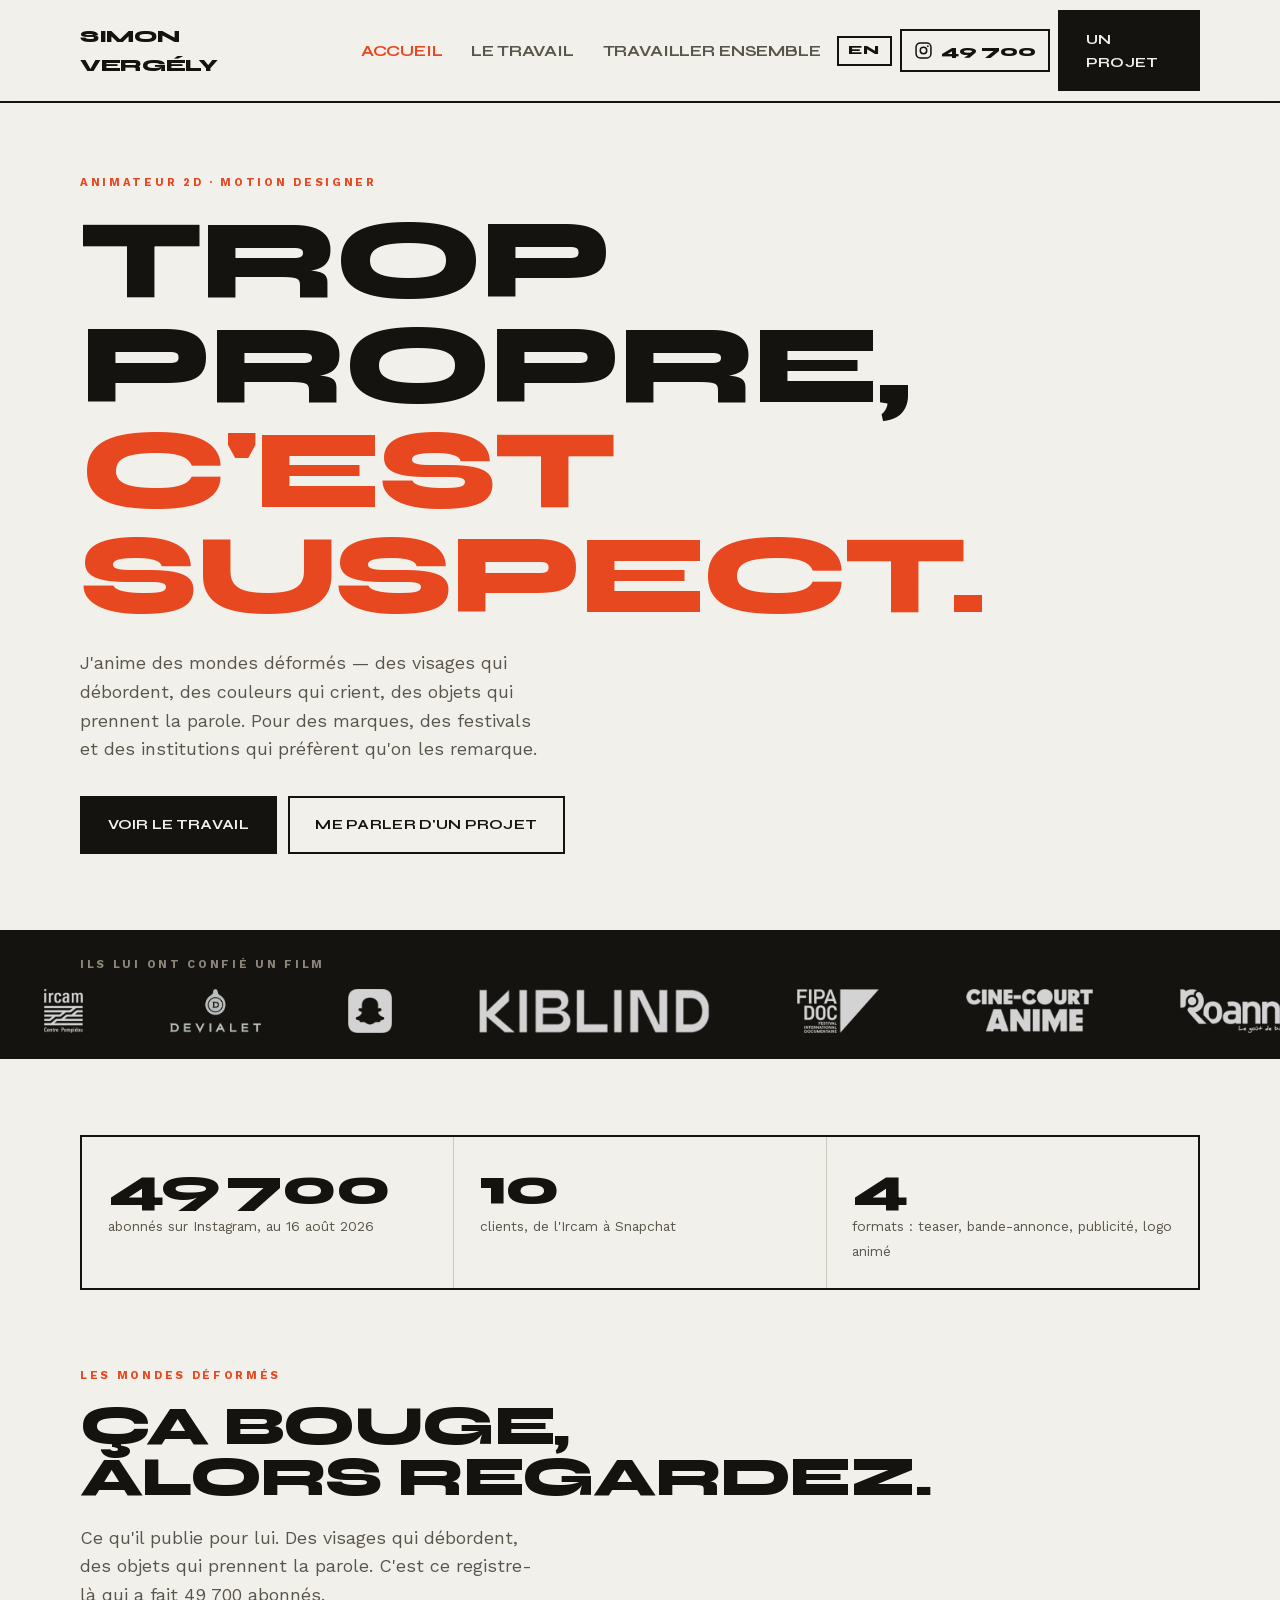
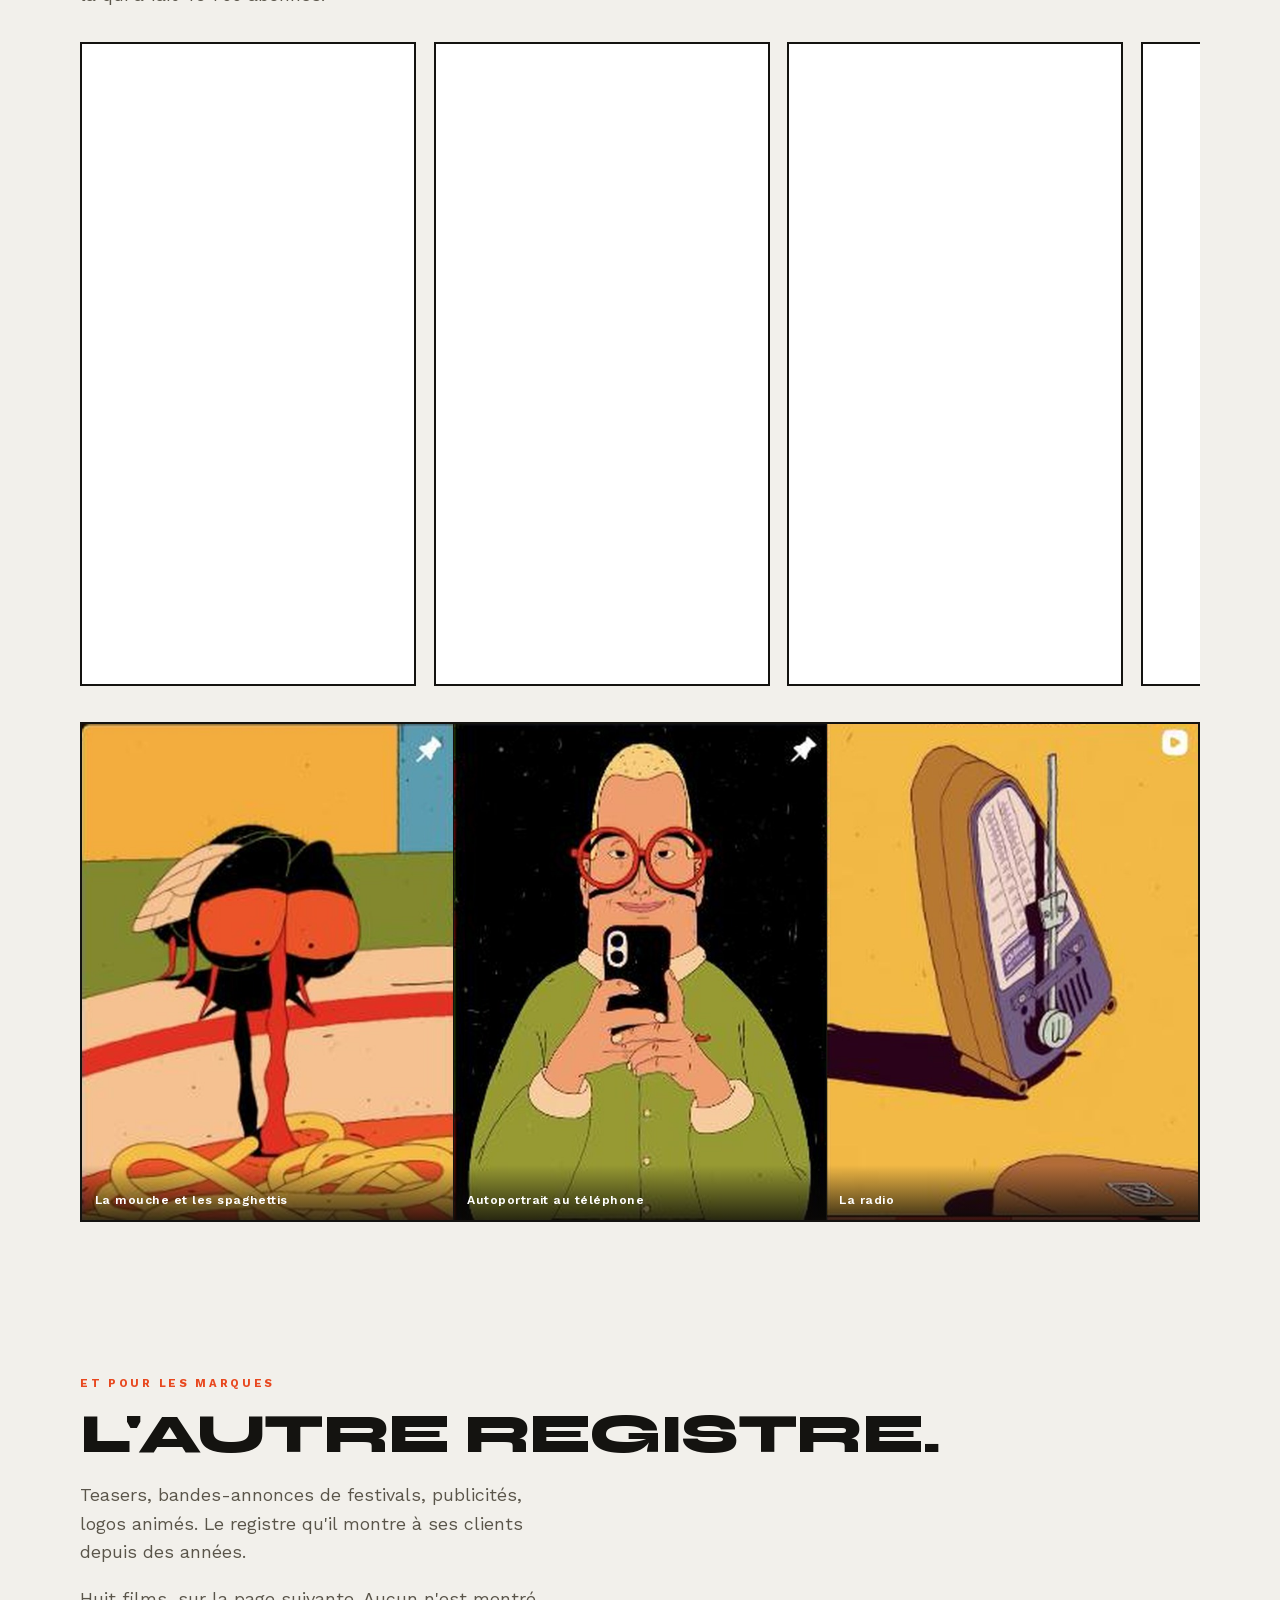
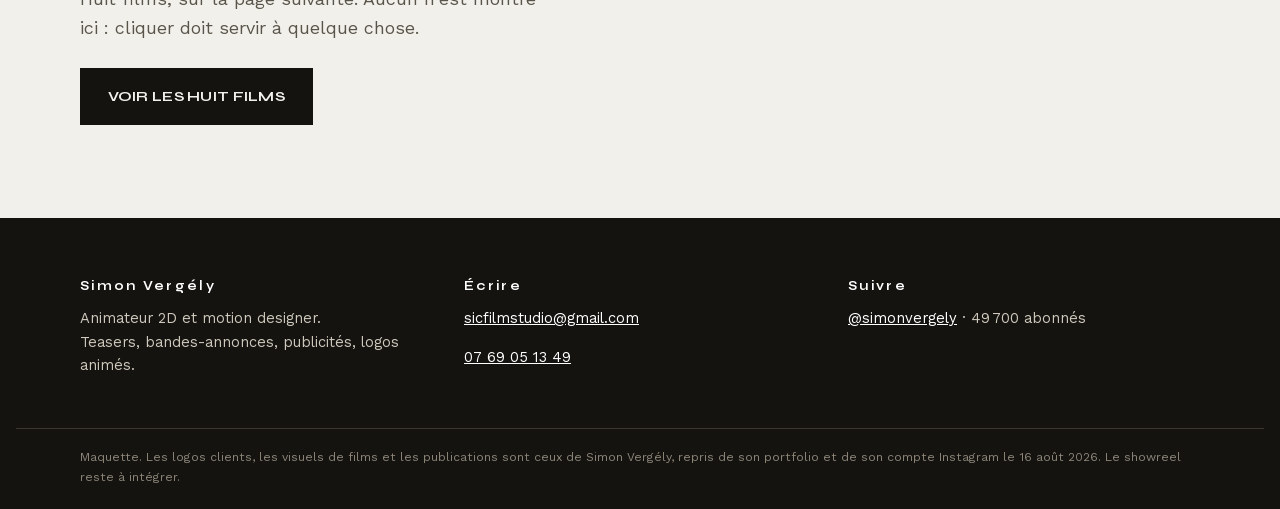
<file: site/index.html>
<!doctype html><html lang="fr"><head><meta charset="utf-8"><meta name="viewport" content="width=device-width,initial-scale=1"><title>Simon Vergély — animateur 2D et motion designer</title><meta name="description" content="Mondes déformés, couleurs qui crient. Teasers, bandes-annonces, publicités et logos animés. Ircam, Devialet, Snapchat."><meta name="theme-color" content="#F2F0EB"><link rel="alternate" hreflang="en" href="en/index.html"><link rel="alternate" hreflang="x-default" href="index.html"><style>
@font-face{font-family:"Syne";src:url([data-uri]) format("woff2");
  font-weight:400 800;font-style:normal;font-display:swap}
@font-face{font-family:"Work";src:url([data-uri]) format("woff2");
  font-weight:300 700;font-style:normal;font-display:swap}

/* ============================================================
   SIMON VERGÉLY — animateur 2D. Sprint 1, 16/08/2026.

   LE SITE SE TAIT POUR QUE SON TRAVAIL CRIE.
   Son univers est violemment coloré : orange, rouge, vert saturés,
   contours épais. Si la page l'est aussi, les deux se battent. Le
   fond reste donc neutre, et la couleur n'appartient qu'à ses images.

   LE PRODUIT EST LE MÉDIA. Chez un animateur, une page immobile est
   une contre-démonstration. Le bandeau de clients tourne sans fin —
   c'est la seule chose qui bouge, et elle porte la preuve.
   ============================================================ */
:root{
  --papier:#F2F0EB; --papier-2:#E7E4DC; --encre:#141310; --encre-2:#5A554A;
  --trait:#CFC9BC; --vif:#E8481F;
  --titre:"Syne",Impact,sans-serif; --texte:"Work",-apple-system,Helvetica,sans-serif;
  --marge:clamp(1.15rem,5vw,4.5rem); --large:78rem;
}
*{box-sizing:border-box}
html{font-size:clamp(16.5px,.38vw+15px,18px);scroll-behavior:smooth}
body{margin:0;background:var(--papier);color:var(--encre);font-family:var(--texte);
  font-weight:400;line-height:1.6;-webkit-font-smoothing:antialiased;overflow-x:hidden}
h1,h2,h3{margin:0;font-family:var(--titre);font-weight:800;line-height:.94;
  letter-spacing:-.03em;text-wrap:balance;text-transform:uppercase}
h1{font-size:clamp(2.9rem,9vw,7rem)}
h2{font-size:clamp(1.9rem,4.6vw,3.4rem)}
h3{font-size:1.06rem;letter-spacing:-.01em}
p{margin:0 0 1em}
img{max-width:100%;display:block}
a{color:var(--encre)}
:focus-visible{outline:3px solid var(--vif);outline-offset:3px}

.sec{max-width:var(--large);margin-inline:auto;padding:clamp(2.8rem,6vw,5rem) var(--marge)}
.eti{display:block;font-size:.7rem;font-weight:700;letter-spacing:.24em;
  text-transform:uppercase;color:var(--vif);margin-bottom:1rem}
.chapeau{max-width:46ch;color:var(--encre-2);font-size:1.12rem;margin-top:1.3rem}

.b{display:inline-flex;align-items:center;gap:.6rem;text-decoration:none;
  font-family:var(--titre);font-weight:700;font-size:.9rem;letter-spacing:.02em;
  text-transform:uppercase;padding:.95rem 1.6rem;border:2.5px solid var(--encre);
  background:var(--encre);color:var(--papier);transition:.18s}
.b:hover{background:var(--vif);border-color:var(--vif)}
.b--nu{background:transparent;color:var(--encre)}
.b--nu:hover{background:var(--encre);color:var(--papier)}

/* ---------- en-tête ---------- */
.tete{position:sticky;top:0;z-index:50;background:rgba(242,240,235,.94);
  backdrop-filter:blur(8px);border-bottom:2.5px solid var(--encre)}
.tete__in{max-width:var(--large);margin-inline:auto;padding:.65rem var(--marge);
  display:flex;align-items:center;gap:1rem}
.marque{font-family:var(--titre);font-weight:800;font-size:1.12rem;letter-spacing:-.02em;
  text-transform:uppercase;text-decoration:none;color:var(--encre)}
.tete__act{margin-left:auto;display:flex;gap:.5rem;align-items:center}
/* LE COMPTEUR D'ABONNÉS.
   « 49 700 abonnés » en petit texte ne dit rien. Avec le logo et un
   chiffre qui monte à l'affichage, ça devient une preuve qu'on regarde.
   LE NOMBRE VIENT DE donnees/instagram.json, jamais d'ici. Une fois le
   compte relié, abonnes.py le relève quatre fois par jour et le site suit
   tout seul ; en attendant c'est le dernier relevé manuel, affiché avec
   sa date. L'animation ne fait que le compter, elle ne l'invente pas. */
.badge{display:inline-flex;align-items:center;gap:.5rem;text-decoration:none;
  color:var(--encre);border:2.5px solid var(--encre);padding:.42rem .8rem;
  transition:.18s;white-space:nowrap}
.badge:hover{background:var(--vif);border-color:var(--vif);color:#fff}
.badge svg{width:19px;height:19px;flex:0 0 auto}
.badge b{font-family:var(--titre);font-weight:800;font-size:1.02rem;
  letter-spacing:-.02em;font-variant-numeric:tabular-nums}
@media (max-width:560px){.badge{padding:.36rem .6rem}.badge b{font-size:.92rem}}

/* ---------- ouverture ---------- */
.ouv{padding-top:clamp(2.4rem,6vw,4.4rem)}
.ouv h1 em{font-style:normal;color:var(--vif)}
.ouv__act{display:flex;flex-wrap:wrap;gap:.7rem;margin-top:2rem}

/* ============================================================
   LE BANDEAU DE CLIENTS — demandé par le PO.
   Il tourne sans fin : la série est doublée dans le HTML, et
   l'animation translate d'exactement la moitié, donc la boucle
   est invisible. Il s'arrête au survol, parce qu'un logo qui
   intrigue doit pouvoir être lu.
   Ce n'est pas un clignotement mais une translation : aucune
   variation de luminosité plein cadre.
   ============================================================ */
.bandeau{background:var(--encre);border-block:2.5px solid var(--encre);
  padding:1.5rem 0;overflow:hidden}
.bandeau__t{max-width:var(--large);margin:0 auto .9rem;padding-inline:var(--marge);
  font-size:.7rem;font-weight:700;letter-spacing:.24em;text-transform:uppercase;
  color:#8C8578}
.piste{display:flex;width:max-content;animation:defile 42s linear infinite}
.bandeau:hover .piste,.bandeau:focus-within .piste{animation-play-state:paused}
@keyframes defile{from{transform:translateX(0)}to{transform:translateX(-50%)}}
.piste img{height:44px;width:auto;margin-inline:clamp(1.4rem,3.4vw,3.2rem);
  filter:invert(1) brightness(1.6);opacity:.82;flex:0 0 auto}
@media (max-width:600px){.piste img{height:34px}}
@media (prefers-reduced-motion:reduce){
  /* figé en grille : on ne prive personne de la preuve */
  .piste{animation:none;flex-wrap:wrap;width:100%;justify-content:center;gap:1.4rem 0}
  .piste img:nth-child(n+11){display:none}
}

/* ---------- la preuve ---------- */
.chiffres{display:grid;grid-template-columns:repeat(auto-fit,minmax(190px,1fr));
  gap:1px;background:var(--trait);border:2.5px solid var(--encre)}
.chiffre{background:var(--papier);padding:1.5rem 1.6rem}
.chiffre b{display:block;font-family:var(--titre);font-weight:800;
  font-size:clamp(2.2rem,5vw,3.2rem);line-height:1;letter-spacing:-.03em}
.chiffre span{font-size:.86rem;color:var(--encre-2)}

/* ---------- le travail ---------- */
.grille{display:grid;grid-template-columns:repeat(auto-fit,minmax(220px,1fr));
  gap:1px;background:var(--encre);border:2.5px solid var(--encre)}
.oeuvre{margin:0;position:relative;background:var(--papier);overflow:hidden}
.oeuvre img{width:100%;aspect-ratio:3/4;object-fit:cover;transition:transform .5s ease}
.oeuvre:hover img{transform:scale(1.05) rotate(-.7deg)}
.oeuvre figcaption{position:absolute;left:0;right:0;bottom:0;padding:1.6rem .8rem .6rem;
  font-size:.76rem;font-weight:600;letter-spacing:.04em;color:#fff;
  background:linear-gradient(180deg,transparent,rgba(10,9,7,.78))}

/* ---------- formats ---------- */
.formats{display:grid;grid-template-columns:repeat(auto-fit,minmax(240px,1fr));
  gap:1px;background:var(--trait);border:2.5px solid var(--encre);margin-top:2rem}
.format{background:var(--papier);padding:1.4rem 1.5rem 1.6rem}
.format h3{color:var(--vif)}
.format p{margin:.5rem 0 0;font-size:.92rem;color:var(--encre-2)}

/* ---------- le pied ---------- */
.pied{background:var(--encre);color:#CFC9BC;padding:clamp(2.4rem,5vw,3.6rem) 0 1.4rem;
  font-size:.92rem}
.pied__in{max-width:var(--large);margin-inline:auto;padding-inline:var(--marge);
  display:grid;grid-template-columns:repeat(auto-fit,minmax(13rem,1fr));gap:2rem}
.pied h4{font-family:var(--titre);color:#fff;font-size:.8rem;letter-spacing:.18em;
  margin:0 0 .7rem}
.pied a{color:#fff}
.pied__bas{max-width:var(--large);margin:2.2rem auto 0;padding:1.2rem var(--marge) 0;
  border-top:1px solid #3A362E;font-size:.76rem;color:#8C8578;line-height:1.6}

.pouce{position:fixed;left:0;right:0;bottom:0;z-index:60;display:none;gap:.5rem;
  padding:.55rem .7rem calc(.55rem + env(safe-area-inset-bottom));
  background:var(--papier);border-top:2.5px solid var(--encre)}
.pouce .b{flex:1;justify-content:center;font-size:.8rem;padding:.8rem .5rem}
@media (max-width:820px){.pouce{display:flex}body{padding-bottom:4.4rem}}
@media (prefers-reduced-motion:reduce){html{scroll-behavior:auto}
  .oeuvre:hover img{transform:none}}

/* ---------- la navigation ---------- */
.nav{display:none;gap:1.8rem;margin-left:2rem}
.nav a{font-family:var(--titre);font-weight:700;font-size:1rem;letter-spacing:-.01em;
  text-transform:uppercase;text-decoration:none;color:var(--encre-2);white-space:nowrap}
.nav a:hover,.nav a[aria-current]{color:var(--vif)}
@media (min-width:860px){.nav{display:flex}}

/* ============================================================
   LES REELS, JOUÉS SUR PLACE.
   Un aller-retour vers Instagram, c'est un visiteur perdu.
   ============================================================ */
/* Une rangée qui défile, pas une grille. En grille, cinq reels sur quatre
   colonnes laissent un orphelin seul sur la deuxième ligne — et l'intégration
   Instagram refuse de descendre sous 326 px, donc on ne peut pas les serrer.
   Le défilement horizontal reste DANS le cadre : la page, elle, ne bouge pas. */
.reels{display:flex;gap:1.1rem;margin-top:2rem;overflow-x:auto;
  scroll-snap-type:x proximity;padding-bottom:.9rem;
  scrollbar-color:var(--encre) var(--papier-2)}
.reel{flex:0 0 clamp(288px,80vw,336px);scroll-snap-align:start;
  margin:0;position:relative;background:var(--papier-2);
  border:2.5px solid var(--encre);overflow:hidden}
.reel iframe{width:100%;height:640px;border:0;display:block;background:#fff}
@media (max-width:640px){.reel iframe{height:560px}}
.reel--repli img{width:100%;aspect-ratio:3/4;object-fit:cover;display:block}
.reel--repli figcaption{padding:.7rem .8rem .9rem;font-size:.82rem;font-weight:600}
.reel--repli figcaption span{font-weight:400;color:var(--encre-2);font-size:.76rem}

/* ---------- le récit ---------- */
.chapitres{display:grid;grid-template-columns:repeat(auto-fit,minmax(19rem,1fr));
  gap:1px;background:var(--trait);border:2.5px solid var(--encre);margin-top:2.2rem}
.chap{background:var(--papier);padding:1.7rem 1.8rem 1.9rem;margin:0}
.chap h3{color:var(--vif);margin-bottom:.7rem}
.chap p{font-size:.98rem;color:var(--encre-2);margin:0 0 .8rem}
.chap blockquote{margin:1rem 0 0;padding-left:1rem;border-left:3px solid var(--vif);
  font-family:var(--titre);font-weight:700;font-size:1.06rem;line-height:1.3;
  color:var(--encre);text-transform:none;letter-spacing:-.01em}

/* ---------- les étapes ---------- */
.etapes{list-style:none;margin:2.2rem 0 0;padding:0;display:grid;
  grid-template-columns:repeat(auto-fit,minmax(15rem,1fr));gap:1px;
  background:var(--trait);border:2.5px solid var(--encre)}
.etapes li{background:var(--papier);padding:1.5rem 1.6rem;display:flex;gap:1rem;
  align-items:flex-start}
.etapes b{font-family:var(--titre);font-weight:800;font-size:2rem;line-height:.9;
  color:var(--vif);flex:0 0 auto}
.etapes h3{margin:0 0 .3rem}
.etapes p{margin:0;font-size:.92rem;color:var(--encre-2)}

/* ---------- la bascule de langue ---------- */
/* Deux lettres, dans l'en-tête, à côté du badge : visible sur téléphone où la
   navigation, elle, est repliée. Elle mène à la MÊME page dans l'autre langue. */
.langue{font-family:var(--titre);font-weight:800;font-size:.78rem;
  letter-spacing:.1em;color:var(--encre);text-decoration:none;
  padding:.42rem .58rem;border:2px solid var(--encre);line-height:1;
  transition:background .15s,color .15s}
.langue:hover,.langue:focus-visible{background:var(--encre);color:var(--papier)}
.langue--morte{opacity:.32;border-style:dashed}

.format__q{margin-top:.6rem!important;font-size:.84rem!important;
  color:var(--vif)!important;font-weight:600}
.grille--haute{grid-template-columns:repeat(auto-fit,minmax(min(240px,100%),1fr))}
</style></head><body>
<header class="tete"><div class="tete__in">
  <a class="marque" href="index.html">Simon Vergély</a>
  <nav class="nav"><a href="index.html" aria-current="page">Accueil</a><a href="travail.html">Le travail</a><a href="ensemble.html">Travailler ensemble</a></nav>
  <div class="tete__act">
    <a class="langue" href="en/index.html" hreflang="en" title="Read this site in English">EN</a>
    <a class="badge" data-zone="instagram" data-zone-nom="Le nombre d'abonnes" data-zone-quoi="badge en haut a droite" href="https://www.instagram.com/simonvergely/" target="_blank"
       rel="noopener" title="Abonnés Instagram">
      <svg viewBox="0 0 24 24" fill="none" stroke="currentColor" stroke-width="1.9"
           stroke-linecap="round" stroke-linejoin="round" aria-hidden="true">
        <rect x="2.6" y="2.6" width="18.8" height="18.8" rx="5.2"/>
        <circle cx="12" cy="12" r="4.1"/>
        <circle cx="17.5" cy="6.5" r="1.1" fill="currentColor" stroke="none"/></svg>
      <b data-compteur="49700">0</b></a>
    <a class="b" href="ensemble.html">Un projet</a>
  </div>
</div></header><main>
<section class="sec ouv">
  <span class="eti">Animateur 2D · motion designer</span>
  <h1>Trop propre,<br><em>c&#x27;est suspect.</em></h1>
  <p class="chapeau">J&#x27;anime des mondes déformés — des visages qui débordent, des couleurs qui crient, des objets qui prennent la parole. Pour des marques, des festivals et des institutions qui préfèrent qu&#x27;on les remarque.</p>
  <div class="ouv__act">
    <a class="b" href="travail.html">Voir le travail</a>
    <a class="b b--nu" href="ensemble.html">Me parler d&#x27;un projet</a>
  </div>
</section>


<div class="bandeau" data-zone="clients" data-zone-nom="Les logos clients" data-zone-quoi="bandeau qui defile, present sur les trois pages">
  <p class="bandeau__t">Ils lui ont confié un film</p>
  <div class="piste"><img src="assets/img/logo-ircam.png" alt="Ircam — Centre Pompidou" title="Ircam — Centre Pompidou" loading="lazy"><img src="assets/img/logo-devialet.png" alt="Devialet" title="Devialet" loading="lazy"><img src="assets/img/logo-snapchat.png" alt="Snapchat" title="Snapchat" loading="lazy"><img src="assets/img/logo-kiblind.png" alt="Kiblind" title="Kiblind" loading="lazy"><img src="assets/img/logo-fipadoc.png" alt="FIPADOC — Festival international documentaire" title="FIPADOC — Festival international documentaire" loading="lazy"><img src="assets/img/logo-cine-court.png" alt="Ciné-Court Animé, Roanne" title="Ciné-Court Animé, Roanne" loading="lazy"><img src="assets/img/logo-roanne.png" alt="Ville de Roanne" title="Ville de Roanne" loading="lazy"><img src="assets/img/logo-bbd.png" alt="Boulazac Basket Dordogne" title="Boulazac Basket Dordogne" loading="lazy"><img src="assets/img/logo-ricamarie.png" alt="Centre Culturel de la Ricamarie" title="Centre Culturel de la Ricamarie" loading="lazy"><img src="assets/img/logo-squawk.png" alt="Squawk" title="Squawk" loading="lazy"><img src="assets/img/logo-ircam.png" alt="Ircam — Centre Pompidou" title="Ircam — Centre Pompidou" loading="lazy"><img src="assets/img/logo-devialet.png" alt="Devialet" title="Devialet" loading="lazy"><img src="assets/img/logo-snapchat.png" alt="Snapchat" title="Snapchat" loading="lazy"><img src="assets/img/logo-kiblind.png" alt="Kiblind" title="Kiblind" loading="lazy"><img src="assets/img/logo-fipadoc.png" alt="FIPADOC — Festival international documentaire" title="FIPADOC — Festival international documentaire" loading="lazy"><img src="assets/img/logo-cine-court.png" alt="Ciné-Court Animé, Roanne" title="Ciné-Court Animé, Roanne" loading="lazy"><img src="assets/img/logo-roanne.png" alt="Ville de Roanne" title="Ville de Roanne" loading="lazy"><img src="assets/img/logo-bbd.png" alt="Boulazac Basket Dordogne" title="Boulazac Basket Dordogne" loading="lazy"><img src="assets/img/logo-ricamarie.png" alt="Centre Culturel de la Ricamarie" title="Centre Culturel de la Ricamarie" loading="lazy"><img src="assets/img/logo-squawk.png" alt="Squawk" title="Squawk" loading="lazy"></div>
</div>

<section class="sec">
  <div class="chiffres">
    <div class="chiffre"><b>49 700</b><span>abonnés sur Instagram, au 16 août 2026</span></div>
    <div class="chiffre"><b>10</b><span>clients, de l&#x27;Ircam à Snapchat</span></div>
    <div class="chiffre"><b>4</b><span>formats : teaser, bande-annonce, publicité, logo animé</span></div>
  </div>
</section>

<section class="sec" style="padding-top:0">
  <span class="eti">Les mondes déformés</span>
  <h2>Ça bouge,<br>alors regardez.</h2>
  <p class="chapeau">Ce qu&#x27;il publie pour lui. Des visages qui débordent, des objets qui prennent la parole. C&#x27;est ce registre-là qui a fait 49 700 abonnés.</p>
  <div class="reels" data-zone="publications" data-zone-nom="Les videos" data-zone-quoi="rangee qui defile, haut de l'accueil"><figure class="reel"><iframe src="https://www.instagram.com/reel/DbIySQNChyT/embed" loading="lazy" title="Le cri, derrière les lunettes" scrolling="no" allowtransparency="true"></iframe></figure><figure class="reel"><iframe src="https://www.instagram.com/reel/DZXoaV7tVba/embed" loading="lazy" title="Life Loser" scrolling="no" allowtransparency="true"></iframe></figure><figure class="reel"><iframe src="https://www.instagram.com/reel/DWz7_f3itHn/embed" loading="lazy" title="Ramen au ventilateur" scrolling="no" allowtransparency="true"></iframe></figure><figure class="reel"><iframe src="https://www.instagram.com/reel/DYCfVz4tfnY/embed" loading="lazy" title="Le grille-pain qui marche" scrolling="no" allowtransparency="true"></iframe></figure><figure class="reel"><iframe src="https://www.instagram.com/reel/DYvJqTfNNmy/embed" loading="lazy" title="Le bar, en vert" scrolling="no" allowtransparency="true"></iframe></figure></div>
  <div class="grille grille--haute" style="margin-top:1.4rem" data-zone="travaux" data-zone-nom="Les mondes deformes" data-zone-quoi="sous les videos, en portrait"><figure class="oeuvre"><img src="assets/img/oeuvre-mouche.jpg" alt="La mouche et les spaghettis" style="aspect-ratio:3/4" loading="lazy"><figcaption>La mouche et les spaghettis</figcaption></figure><figure class="oeuvre"><img src="assets/img/oeuvre-selfie-vert.jpg" alt="Autoportrait au téléphone" style="aspect-ratio:3/4" loading="lazy"><figcaption>Autoportrait au téléphone</figcaption></figure><figure class="oeuvre"><img src="assets/img/oeuvre-radio.jpg" alt="La radio" style="aspect-ratio:3/4" loading="lazy"><figcaption>La radio</figcaption></figure></div>
</section>

<section class="fond-2"><div class="sec">
  <span class="eti">Et pour les marques</span>
  <h2>L&#x27;autre registre.</h2>
  <p class="chapeau">Teasers, bandes-annonces de festivals, publicités, logos animés. Le registre qu&#x27;il montre à ses clients depuis des années.</p>
  <p class="chapeau" style="margin-top:.9rem">Huit films, sur la page suivante. Aucun n&#x27;est montré ici : cliquer doit servir à quelque chose.</p>
  <p style="margin-top:1.6rem"><a class="b" href="travail.html">Voir les huit films</a></p>
</div></section>
</main>
<footer class="pied" data-zone="coordonnees" data-zone-nom="Mail, telephone, Instagram" data-zone-quoi="bas de chaque page"><div class="pied__in">
  <div><h4>Simon Vergély</h4><p>Animateur 2D et motion designer.<br>
    Teasers, bandes-annonces, publicités, logos animés.</p></div>
  <div><h4>Écrire</h4>
    <p><a href="mailto:sicfilmstudio@gmail.com">sicfilmstudio@gmail.com</a></p>
    <p><a href="tel:+33769051349">07 69 05 13 49</a></p></div>
  <div><h4>Suivre</h4>
    <p><a href="https://www.instagram.com/simonvergely/" target="_blank"
       rel="noopener">@simonvergely</a> · 49 700 abonnés</p></div>
</div>
<div class="pied__bas">Maquette. Les logos clients, les visuels de films et les publications sont ceux de Simon Vergély, repris de son portfolio et de son compte Instagram le 16 août 2026. Le showreel reste à intégrer.</div></footer><div class="pouce"><a class="b b--nu" href="travail.html">Le travail</a><a class="b" href="ensemble.html">Un projet</a></div><script>
/* LE COMPTEUR D'ABONNÉS.
   Il monte de zéro jusqu'au chiffre relevé, une seule fois, à l'apparition.
   C'EST UNE ANIMATION, PAS UN RELEVÉ EN DIRECT : le nombre vient des données,
   daté du 16/08/2026. Pour qu'il soit vraiment vivant il faut un jeton de
   l'API Instagram — voir le README.
   Respecte prefers-reduced-motion : le chiffre s'affiche d'emblée. */
(function(){
  var doux = matchMedia('(prefers-reduced-motion: reduce)').matches;
  function fmt(n){ return n.toLocaleString('fr-FR').replace(/\u202f|,/g,' '); }
  document.querySelectorAll('[data-compteur]').forEach(function(e){
    var cible = +e.dataset.compteur;
    if (doux) { e.textContent = fmt(cible); return; }
    var t0 = null, duree = 1400;
    function pas(t){
      if (!t0) t0 = t;
      var p = Math.min((t - t0) / duree, 1);
      e.textContent = fmt(Math.round(cible * (1 - Math.pow(1 - p, 3))));
      if (p < 1) requestAnimationFrame(pas);
    }
    var io = new IntersectionObserver(function(en){
      if (en[0].isIntersecting) { io.disconnect(); requestAnimationFrame(pas); }
    });
    io.observe(e);
  });
})();
</script><script>if(location.search.indexOf("editer")>-1){var e=document.createElement("script");e.src="assets/editer.js";document.body.appendChild(e);}</script></body></html>
</file>
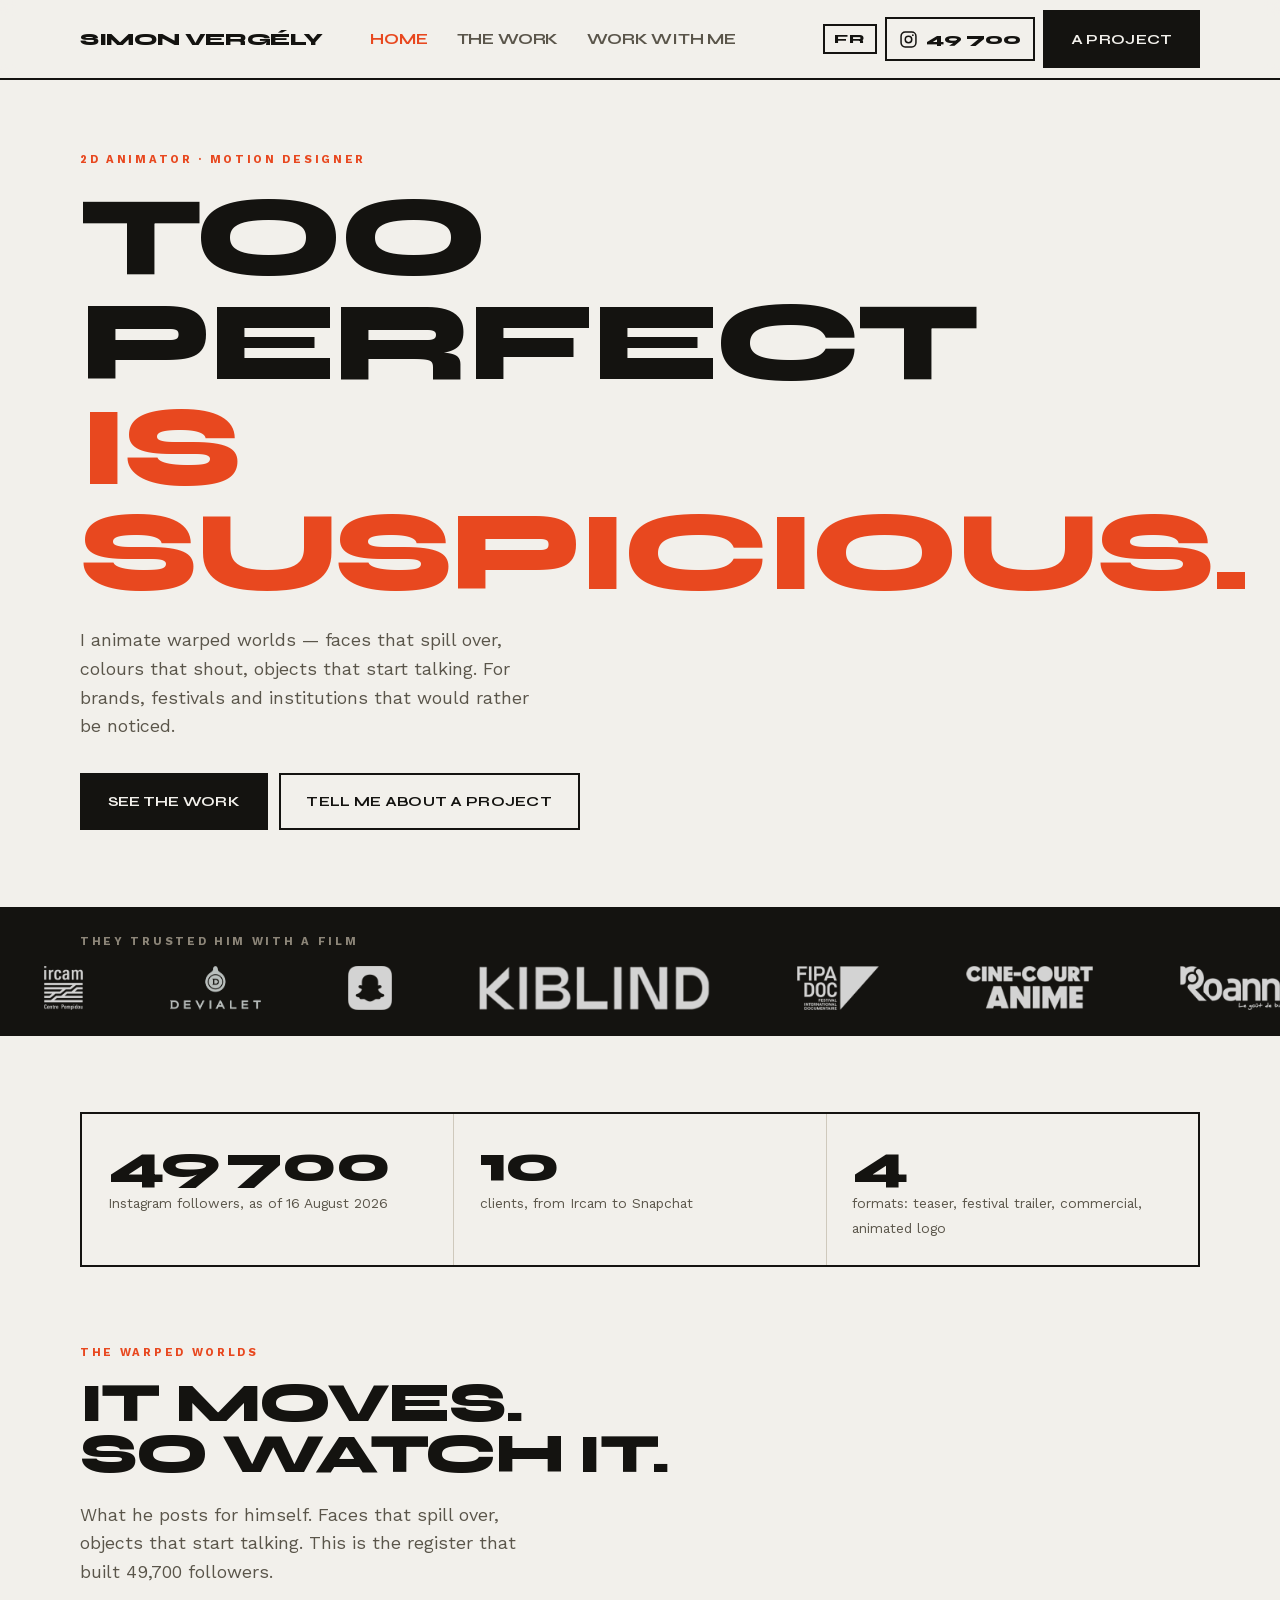
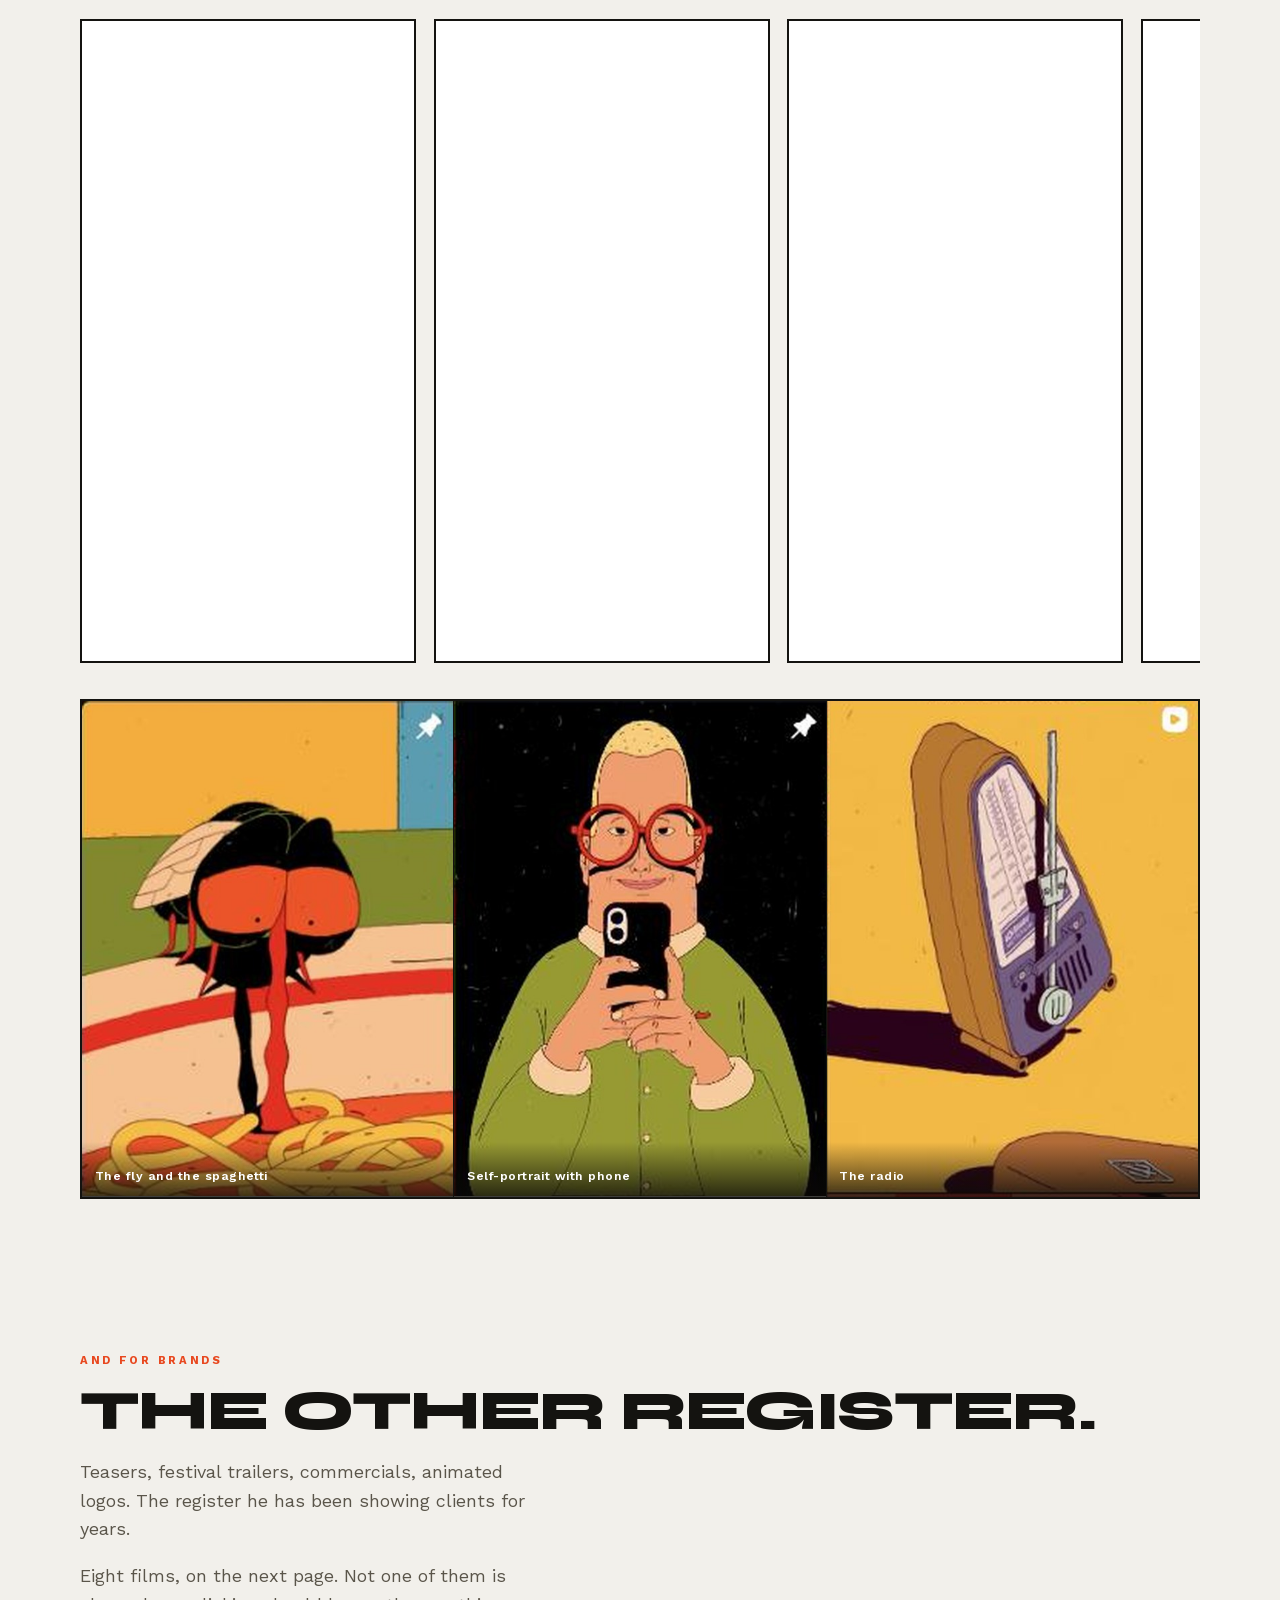
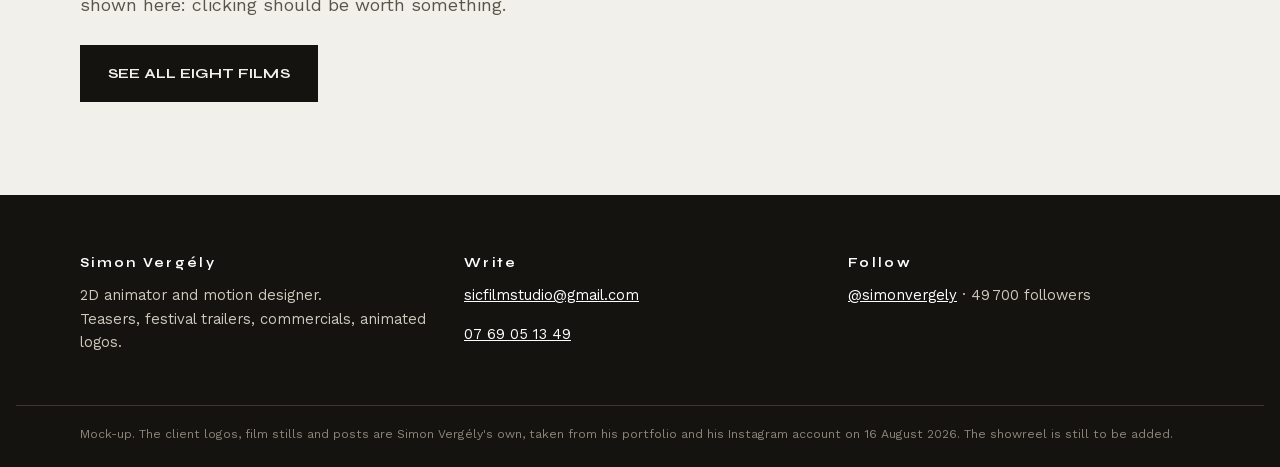
<file: site/en/index.html>
<!doctype html><html lang="en"><head><meta charset="utf-8"><meta name="viewport" content="width=device-width,initial-scale=1"><title>Simon Vergély — 2D animator and motion designer</title><meta name="description" content="Warped worlds, colours that shout. Teasers, festival trailers, commercials and animated logos. Ircam, Devialet, Snapchat."><meta name="theme-color" content="#F2F0EB"><link rel="alternate" hreflang="fr" href="../index.html"><link rel="alternate" hreflang="x-default" href="../index.html"><style>
@font-face{font-family:"Syne";src:url([data-uri]) format("woff2");
  font-weight:400 800;font-style:normal;font-display:swap}
@font-face{font-family:"Work";src:url([data-uri]) format("woff2");
  font-weight:300 700;font-style:normal;font-display:swap}

/* ============================================================
   SIMON VERGÉLY — animateur 2D. Sprint 1, 16/08/2026.

   LE SITE SE TAIT POUR QUE SON TRAVAIL CRIE.
   Son univers est violemment coloré : orange, rouge, vert saturés,
   contours épais. Si la page l'est aussi, les deux se battent. Le
   fond reste donc neutre, et la couleur n'appartient qu'à ses images.

   LE PRODUIT EST LE MÉDIA. Chez un animateur, une page immobile est
   une contre-démonstration. Le bandeau de clients tourne sans fin —
   c'est la seule chose qui bouge, et elle porte la preuve.
   ============================================================ */
:root{
  --papier:#F2F0EB; --papier-2:#E7E4DC; --encre:#141310; --encre-2:#5A554A;
  --trait:#CFC9BC; --vif:#E8481F;
  --titre:"Syne",Impact,sans-serif; --texte:"Work",-apple-system,Helvetica,sans-serif;
  --marge:clamp(1.15rem,5vw,4.5rem); --large:78rem;
}
*{box-sizing:border-box}
html{font-size:clamp(16.5px,.38vw+15px,18px);scroll-behavior:smooth}
body{margin:0;background:var(--papier);color:var(--encre);font-family:var(--texte);
  font-weight:400;line-height:1.6;-webkit-font-smoothing:antialiased;overflow-x:hidden}
h1,h2,h3{margin:0;font-family:var(--titre);font-weight:800;line-height:.94;
  letter-spacing:-.03em;text-wrap:balance;text-transform:uppercase}
h1{font-size:clamp(2.9rem,9vw,7rem)}
h2{font-size:clamp(1.9rem,4.6vw,3.4rem)}
h3{font-size:1.06rem;letter-spacing:-.01em}
p{margin:0 0 1em}
img{max-width:100%;display:block}
a{color:var(--encre)}
:focus-visible{outline:3px solid var(--vif);outline-offset:3px}

.sec{max-width:var(--large);margin-inline:auto;padding:clamp(2.8rem,6vw,5rem) var(--marge)}
.eti{display:block;font-size:.7rem;font-weight:700;letter-spacing:.24em;
  text-transform:uppercase;color:var(--vif);margin-bottom:1rem}
.chapeau{max-width:46ch;color:var(--encre-2);font-size:1.12rem;margin-top:1.3rem}

.b{display:inline-flex;align-items:center;gap:.6rem;text-decoration:none;
  font-family:var(--titre);font-weight:700;font-size:.9rem;letter-spacing:.02em;
  text-transform:uppercase;padding:.95rem 1.6rem;border:2.5px solid var(--encre);
  background:var(--encre);color:var(--papier);transition:.18s}
.b:hover{background:var(--vif);border-color:var(--vif)}
.b--nu{background:transparent;color:var(--encre)}
.b--nu:hover{background:var(--encre);color:var(--papier)}

/* ---------- en-tête ---------- */
.tete{position:sticky;top:0;z-index:50;background:rgba(242,240,235,.94);
  backdrop-filter:blur(8px);border-bottom:2.5px solid var(--encre)}
.tete__in{max-width:var(--large);margin-inline:auto;padding:.65rem var(--marge);
  display:flex;align-items:center;gap:1rem}
.marque{font-family:var(--titre);font-weight:800;font-size:1.12rem;letter-spacing:-.02em;
  text-transform:uppercase;text-decoration:none;color:var(--encre)}
.tete__act{margin-left:auto;display:flex;gap:.5rem;align-items:center}
/* LE COMPTEUR D'ABONNÉS.
   « 49 700 abonnés » en petit texte ne dit rien. Avec le logo et un
   chiffre qui monte à l'affichage, ça devient une preuve qu'on regarde.
   LE NOMBRE VIENT DE donnees/instagram.json, jamais d'ici. Une fois le
   compte relié, abonnes.py le relève quatre fois par jour et le site suit
   tout seul ; en attendant c'est le dernier relevé manuel, affiché avec
   sa date. L'animation ne fait que le compter, elle ne l'invente pas. */
.badge{display:inline-flex;align-items:center;gap:.5rem;text-decoration:none;
  color:var(--encre);border:2.5px solid var(--encre);padding:.42rem .8rem;
  transition:.18s;white-space:nowrap}
.badge:hover{background:var(--vif);border-color:var(--vif);color:#fff}
.badge svg{width:19px;height:19px;flex:0 0 auto}
.badge b{font-family:var(--titre);font-weight:800;font-size:1.02rem;
  letter-spacing:-.02em;font-variant-numeric:tabular-nums}
@media (max-width:560px){.badge{padding:.36rem .6rem}.badge b{font-size:.92rem}}

/* ---------- ouverture ---------- */
.ouv{padding-top:clamp(2.4rem,6vw,4.4rem)}
.ouv h1 em{font-style:normal;color:var(--vif)}
.ouv__act{display:flex;flex-wrap:wrap;gap:.7rem;margin-top:2rem}

/* ============================================================
   LE BANDEAU DE CLIENTS — demandé par le PO.
   Il tourne sans fin : la série est doublée dans le HTML, et
   l'animation translate d'exactement la moitié, donc la boucle
   est invisible. Il s'arrête au survol, parce qu'un logo qui
   intrigue doit pouvoir être lu.
   Ce n'est pas un clignotement mais une translation : aucune
   variation de luminosité plein cadre.
   ============================================================ */
.bandeau{background:var(--encre);border-block:2.5px solid var(--encre);
  padding:1.5rem 0;overflow:hidden}
.bandeau__t{max-width:var(--large);margin:0 auto .9rem;padding-inline:var(--marge);
  font-size:.7rem;font-weight:700;letter-spacing:.24em;text-transform:uppercase;
  color:#8C8578}
.piste{display:flex;width:max-content;animation:defile 42s linear infinite}
.bandeau:hover .piste,.bandeau:focus-within .piste{animation-play-state:paused}
@keyframes defile{from{transform:translateX(0)}to{transform:translateX(-50%)}}
.piste img{height:44px;width:auto;margin-inline:clamp(1.4rem,3.4vw,3.2rem);
  filter:invert(1) brightness(1.6);opacity:.82;flex:0 0 auto}
@media (max-width:600px){.piste img{height:34px}}
@media (prefers-reduced-motion:reduce){
  /* figé en grille : on ne prive personne de la preuve */
  .piste{animation:none;flex-wrap:wrap;width:100%;justify-content:center;gap:1.4rem 0}
  .piste img:nth-child(n+11){display:none}
}

/* ---------- la preuve ---------- */
.chiffres{display:grid;grid-template-columns:repeat(auto-fit,minmax(190px,1fr));
  gap:1px;background:var(--trait);border:2.5px solid var(--encre)}
.chiffre{background:var(--papier);padding:1.5rem 1.6rem}
.chiffre b{display:block;font-family:var(--titre);font-weight:800;
  font-size:clamp(2.2rem,5vw,3.2rem);line-height:1;letter-spacing:-.03em}
.chiffre span{font-size:.86rem;color:var(--encre-2)}

/* ---------- le travail ---------- */
.grille{display:grid;grid-template-columns:repeat(auto-fit,minmax(220px,1fr));
  gap:1px;background:var(--encre);border:2.5px solid var(--encre)}
.oeuvre{margin:0;position:relative;background:var(--papier);overflow:hidden}
.oeuvre img{width:100%;aspect-ratio:3/4;object-fit:cover;transition:transform .5s ease}
.oeuvre:hover img{transform:scale(1.05) rotate(-.7deg)}
.oeuvre figcaption{position:absolute;left:0;right:0;bottom:0;padding:1.6rem .8rem .6rem;
  font-size:.76rem;font-weight:600;letter-spacing:.04em;color:#fff;
  background:linear-gradient(180deg,transparent,rgba(10,9,7,.78))}

/* ---------- formats ---------- */
.formats{display:grid;grid-template-columns:repeat(auto-fit,minmax(240px,1fr));
  gap:1px;background:var(--trait);border:2.5px solid var(--encre);margin-top:2rem}
.format{background:var(--papier);padding:1.4rem 1.5rem 1.6rem}
.format h3{color:var(--vif)}
.format p{margin:.5rem 0 0;font-size:.92rem;color:var(--encre-2)}

/* ---------- le pied ---------- */
.pied{background:var(--encre);color:#CFC9BC;padding:clamp(2.4rem,5vw,3.6rem) 0 1.4rem;
  font-size:.92rem}
.pied__in{max-width:var(--large);margin-inline:auto;padding-inline:var(--marge);
  display:grid;grid-template-columns:repeat(auto-fit,minmax(13rem,1fr));gap:2rem}
.pied h4{font-family:var(--titre);color:#fff;font-size:.8rem;letter-spacing:.18em;
  margin:0 0 .7rem}
.pied a{color:#fff}
.pied__bas{max-width:var(--large);margin:2.2rem auto 0;padding:1.2rem var(--marge) 0;
  border-top:1px solid #3A362E;font-size:.76rem;color:#8C8578;line-height:1.6}

.pouce{position:fixed;left:0;right:0;bottom:0;z-index:60;display:none;gap:.5rem;
  padding:.55rem .7rem calc(.55rem + env(safe-area-inset-bottom));
  background:var(--papier);border-top:2.5px solid var(--encre)}
.pouce .b{flex:1;justify-content:center;font-size:.8rem;padding:.8rem .5rem}
@media (max-width:820px){.pouce{display:flex}body{padding-bottom:4.4rem}}
@media (prefers-reduced-motion:reduce){html{scroll-behavior:auto}
  .oeuvre:hover img{transform:none}}

/* ---------- la navigation ---------- */
.nav{display:none;gap:1.8rem;margin-left:2rem}
.nav a{font-family:var(--titre);font-weight:700;font-size:1rem;letter-spacing:-.01em;
  text-transform:uppercase;text-decoration:none;color:var(--encre-2);white-space:nowrap}
.nav a:hover,.nav a[aria-current]{color:var(--vif)}
@media (min-width:860px){.nav{display:flex}}

/* ============================================================
   LES REELS, JOUÉS SUR PLACE.
   Un aller-retour vers Instagram, c'est un visiteur perdu.
   ============================================================ */
/* Une rangée qui défile, pas une grille. En grille, cinq reels sur quatre
   colonnes laissent un orphelin seul sur la deuxième ligne — et l'intégration
   Instagram refuse de descendre sous 326 px, donc on ne peut pas les serrer.
   Le défilement horizontal reste DANS le cadre : la page, elle, ne bouge pas. */
.reels{display:flex;gap:1.1rem;margin-top:2rem;overflow-x:auto;
  scroll-snap-type:x proximity;padding-bottom:.9rem;
  scrollbar-color:var(--encre) var(--papier-2)}
.reel{flex:0 0 clamp(288px,80vw,336px);scroll-snap-align:start;
  margin:0;position:relative;background:var(--papier-2);
  border:2.5px solid var(--encre);overflow:hidden}
.reel iframe{width:100%;height:640px;border:0;display:block;background:#fff}
@media (max-width:640px){.reel iframe{height:560px}}
.reel--repli img{width:100%;aspect-ratio:3/4;object-fit:cover;display:block}
.reel--repli figcaption{padding:.7rem .8rem .9rem;font-size:.82rem;font-weight:600}
.reel--repli figcaption span{font-weight:400;color:var(--encre-2);font-size:.76rem}

/* ---------- le récit ---------- */
.chapitres{display:grid;grid-template-columns:repeat(auto-fit,minmax(19rem,1fr));
  gap:1px;background:var(--trait);border:2.5px solid var(--encre);margin-top:2.2rem}
.chap{background:var(--papier);padding:1.7rem 1.8rem 1.9rem;margin:0}
.chap h3{color:var(--vif);margin-bottom:.7rem}
.chap p{font-size:.98rem;color:var(--encre-2);margin:0 0 .8rem}
.chap blockquote{margin:1rem 0 0;padding-left:1rem;border-left:3px solid var(--vif);
  font-family:var(--titre);font-weight:700;font-size:1.06rem;line-height:1.3;
  color:var(--encre);text-transform:none;letter-spacing:-.01em}

/* ---------- les étapes ---------- */
.etapes{list-style:none;margin:2.2rem 0 0;padding:0;display:grid;
  grid-template-columns:repeat(auto-fit,minmax(15rem,1fr));gap:1px;
  background:var(--trait);border:2.5px solid var(--encre)}
.etapes li{background:var(--papier);padding:1.5rem 1.6rem;display:flex;gap:1rem;
  align-items:flex-start}
.etapes b{font-family:var(--titre);font-weight:800;font-size:2rem;line-height:.9;
  color:var(--vif);flex:0 0 auto}
.etapes h3{margin:0 0 .3rem}
.etapes p{margin:0;font-size:.92rem;color:var(--encre-2)}

/* ---------- la bascule de langue ---------- */
/* Deux lettres, dans l'en-tête, à côté du badge : visible sur téléphone où la
   navigation, elle, est repliée. Elle mène à la MÊME page dans l'autre langue. */
.langue{font-family:var(--titre);font-weight:800;font-size:.78rem;
  letter-spacing:.1em;color:var(--encre);text-decoration:none;
  padding:.42rem .58rem;border:2px solid var(--encre);line-height:1;
  transition:background .15s,color .15s}
.langue:hover,.langue:focus-visible{background:var(--encre);color:var(--papier)}
.langue--morte{opacity:.32;border-style:dashed}

.format__q{margin-top:.6rem!important;font-size:.84rem!important;
  color:var(--vif)!important;font-weight:600}
.grille--haute{grid-template-columns:repeat(auto-fit,minmax(min(240px,100%),1fr))}
</style></head><body>
<header class="tete"><div class="tete__in">
  <a class="marque" href="index.html">Simon Vergély</a>
  <nav class="nav"><a href="index.html" aria-current="page">Home</a><a href="travail.html">The work</a><a href="ensemble.html">Work with me</a></nav>
  <div class="tete__act">
    <a class="langue" href="../index.html" hreflang="fr" title="Lire ce site en français">FR</a>
    <a class="badge" data-zone="instagram" data-zone-nom="Le nombre d'abonnes" data-zone-quoi="badge en haut a droite" href="https://www.instagram.com/simonvergely/" target="_blank"
       rel="noopener" title="Instagram followers">
      <svg viewBox="0 0 24 24" fill="none" stroke="currentColor" stroke-width="1.9"
           stroke-linecap="round" stroke-linejoin="round" aria-hidden="true">
        <rect x="2.6" y="2.6" width="18.8" height="18.8" rx="5.2"/>
        <circle cx="12" cy="12" r="4.1"/>
        <circle cx="17.5" cy="6.5" r="1.1" fill="currentColor" stroke="none"/></svg>
      <b data-compteur="49700">0</b></a>
    <a class="b" href="ensemble.html">A project</a>
  </div>
</div></header><main>
<section class="sec ouv">
  <span class="eti">2D animator · motion designer</span>
  <h1>Too perfect<br><em>is suspicious.</em></h1>
  <p class="chapeau">I animate warped worlds — faces that spill over, colours that shout, objects that start talking. For brands, festivals and institutions that would rather be noticed.</p>
  <div class="ouv__act">
    <a class="b" href="travail.html">See the work</a>
    <a class="b b--nu" href="ensemble.html">Tell me about a project</a>
  </div>
</section>


<div class="bandeau" data-zone="clients" data-zone-nom="Les logos clients" data-zone-quoi="bandeau qui defile, present sur les trois pages">
  <p class="bandeau__t">They trusted him with a film</p>
  <div class="piste"><img src="../assets/img/logo-ircam.png" alt="Ircam — Centre Pompidou" title="Ircam — Centre Pompidou" loading="lazy"><img src="../assets/img/logo-devialet.png" alt="Devialet" title="Devialet" loading="lazy"><img src="../assets/img/logo-snapchat.png" alt="Snapchat" title="Snapchat" loading="lazy"><img src="../assets/img/logo-kiblind.png" alt="Kiblind" title="Kiblind" loading="lazy"><img src="../assets/img/logo-fipadoc.png" alt="FIPADOC — Festival international documentaire" title="FIPADOC — Festival international documentaire" loading="lazy"><img src="../assets/img/logo-cine-court.png" alt="Ciné-Court Animé, Roanne" title="Ciné-Court Animé, Roanne" loading="lazy"><img src="../assets/img/logo-roanne.png" alt="Ville de Roanne" title="Ville de Roanne" loading="lazy"><img src="../assets/img/logo-bbd.png" alt="Boulazac Basket Dordogne" title="Boulazac Basket Dordogne" loading="lazy"><img src="../assets/img/logo-ricamarie.png" alt="Centre Culturel de la Ricamarie" title="Centre Culturel de la Ricamarie" loading="lazy"><img src="../assets/img/logo-squawk.png" alt="Squawk" title="Squawk" loading="lazy"><img src="../assets/img/logo-ircam.png" alt="Ircam — Centre Pompidou" title="Ircam — Centre Pompidou" loading="lazy"><img src="../assets/img/logo-devialet.png" alt="Devialet" title="Devialet" loading="lazy"><img src="../assets/img/logo-snapchat.png" alt="Snapchat" title="Snapchat" loading="lazy"><img src="../assets/img/logo-kiblind.png" alt="Kiblind" title="Kiblind" loading="lazy"><img src="../assets/img/logo-fipadoc.png" alt="FIPADOC — Festival international documentaire" title="FIPADOC — Festival international documentaire" loading="lazy"><img src="../assets/img/logo-cine-court.png" alt="Ciné-Court Animé, Roanne" title="Ciné-Court Animé, Roanne" loading="lazy"><img src="../assets/img/logo-roanne.png" alt="Ville de Roanne" title="Ville de Roanne" loading="lazy"><img src="../assets/img/logo-bbd.png" alt="Boulazac Basket Dordogne" title="Boulazac Basket Dordogne" loading="lazy"><img src="../assets/img/logo-ricamarie.png" alt="Centre Culturel de la Ricamarie" title="Centre Culturel de la Ricamarie" loading="lazy"><img src="../assets/img/logo-squawk.png" alt="Squawk" title="Squawk" loading="lazy"></div>
</div>

<section class="sec">
  <div class="chiffres">
    <div class="chiffre"><b>49 700</b><span>Instagram followers, as of 16 August 2026</span></div>
    <div class="chiffre"><b>10</b><span>clients, from Ircam to Snapchat</span></div>
    <div class="chiffre"><b>4</b><span>formats: teaser, festival trailer, commercial, animated logo</span></div>
  </div>
</section>

<section class="sec" style="padding-top:0">
  <span class="eti">The warped worlds</span>
  <h2>It moves.<br>So watch it.</h2>
  <p class="chapeau">What he posts for himself. Faces that spill over, objects that start talking. This is the register that built 49,700 followers.</p>
  <div class="reels" data-zone="publications" data-zone-nom="Les videos" data-zone-quoi="rangee qui defile, haut de l'accueil"><figure class="reel"><iframe src="https://www.instagram.com/reel/DbIySQNChyT/embed" loading="lazy" title="The scream, behind the glasses" scrolling="no" allowtransparency="true"></iframe></figure><figure class="reel"><iframe src="https://www.instagram.com/reel/DZXoaV7tVba/embed" loading="lazy" title="Life Loser" scrolling="no" allowtransparency="true"></iframe></figure><figure class="reel"><iframe src="https://www.instagram.com/reel/DWz7_f3itHn/embed" loading="lazy" title="Ramen and the fan" scrolling="no" allowtransparency="true"></iframe></figure><figure class="reel"><iframe src="https://www.instagram.com/reel/DYCfVz4tfnY/embed" loading="lazy" title="The toaster that walks" scrolling="no" allowtransparency="true"></iframe></figure><figure class="reel"><iframe src="https://www.instagram.com/reel/DYvJqTfNNmy/embed" loading="lazy" title="The bar, in green" scrolling="no" allowtransparency="true"></iframe></figure></div>
  <div class="grille grille--haute" style="margin-top:1.4rem" data-zone="travaux" data-zone-nom="Les mondes deformes" data-zone-quoi="sous les videos, en portrait"><figure class="oeuvre"><img src="../assets/img/oeuvre-mouche.jpg" alt="The fly and the spaghetti" style="aspect-ratio:3/4" loading="lazy"><figcaption>The fly and the spaghetti</figcaption></figure><figure class="oeuvre"><img src="../assets/img/oeuvre-selfie-vert.jpg" alt="Self-portrait with phone" style="aspect-ratio:3/4" loading="lazy"><figcaption>Self-portrait with phone</figcaption></figure><figure class="oeuvre"><img src="../assets/img/oeuvre-radio.jpg" alt="The radio" style="aspect-ratio:3/4" loading="lazy"><figcaption>The radio</figcaption></figure></div>
</section>

<section class="fond-2"><div class="sec">
  <span class="eti">And for brands</span>
  <h2>The other register.</h2>
  <p class="chapeau">Teasers, festival trailers, commercials, animated logos. The register he has been showing clients for years.</p>
  <p class="chapeau" style="margin-top:.9rem">Eight films, on the next page. Not one of them is shown here: clicking should be worth something.</p>
  <p style="margin-top:1.6rem"><a class="b" href="travail.html">See all eight films</a></p>
</div></section>
</main>
<footer class="pied" data-zone="coordonnees" data-zone-nom="Mail, telephone, Instagram" data-zone-quoi="bas de chaque page"><div class="pied__in">
  <div><h4>Simon Vergély</h4><p>2D animator and motion designer.<br>
    Teasers, festival trailers, commercials, animated logos.</p></div>
  <div><h4>Write</h4>
    <p><a href="mailto:sicfilmstudio@gmail.com">sicfilmstudio@gmail.com</a></p>
    <p><a href="tel:+33769051349">07 69 05 13 49</a></p></div>
  <div><h4>Follow</h4>
    <p><a href="https://www.instagram.com/simonvergely/" target="_blank"
       rel="noopener">@simonvergely</a> · 49 700 followers</p></div>
</div>
<div class="pied__bas">Mock-up. The client logos, film stills and posts are Simon Vergély&#x27;s own, taken from his portfolio and his Instagram account on 16 August 2026. The showreel is still to be added.</div></footer><div class="pouce"><a class="b b--nu" href="travail.html">The work</a><a class="b" href="ensemble.html">A project</a></div><script>
/* LE COMPTEUR D'ABONNÉS.
   Il monte de zéro jusqu'au chiffre relevé, une seule fois, à l'apparition.
   C'EST UNE ANIMATION, PAS UN RELEVÉ EN DIRECT : le nombre vient des données,
   daté du 16/08/2026. Pour qu'il soit vraiment vivant il faut un jeton de
   l'API Instagram — voir le README.
   Respecte prefers-reduced-motion : le chiffre s'affiche d'emblée. */
(function(){
  var doux = matchMedia('(prefers-reduced-motion: reduce)').matches;
  function fmt(n){ return n.toLocaleString('fr-FR').replace(/\u202f|,/g,' '); }
  document.querySelectorAll('[data-compteur]').forEach(function(e){
    var cible = +e.dataset.compteur;
    if (doux) { e.textContent = fmt(cible); return; }
    var t0 = null, duree = 1400;
    function pas(t){
      if (!t0) t0 = t;
      var p = Math.min((t - t0) / duree, 1);
      e.textContent = fmt(Math.round(cible * (1 - Math.pow(1 - p, 3))));
      if (p < 1) requestAnimationFrame(pas);
    }
    var io = new IntersectionObserver(function(en){
      if (en[0].isIntersecting) { io.disconnect(); requestAnimationFrame(pas); }
    });
    io.observe(e);
  });
})();
</script><script>if(location.search.indexOf("editer")>-1){var e=document.createElement("script");e.src="../assets/editer.js";document.body.appendChild(e);}</script></body></html>
</file>
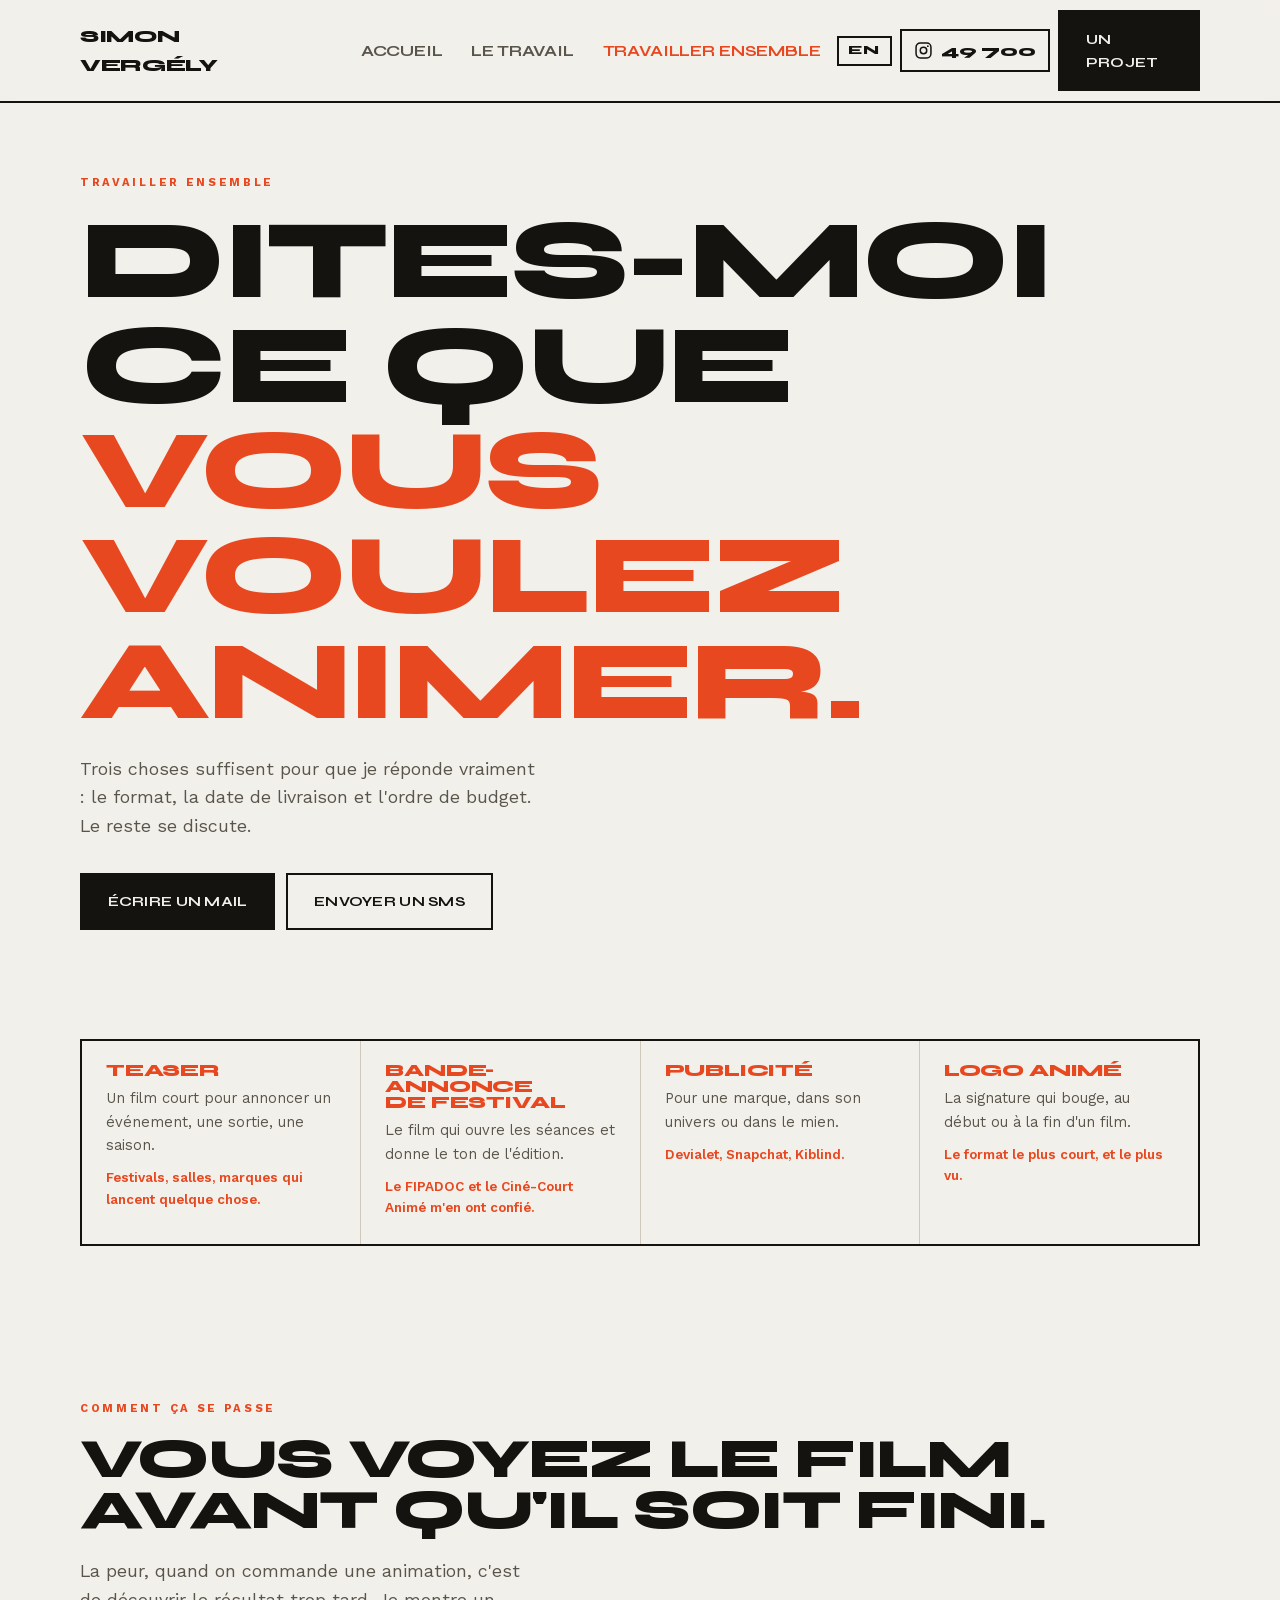
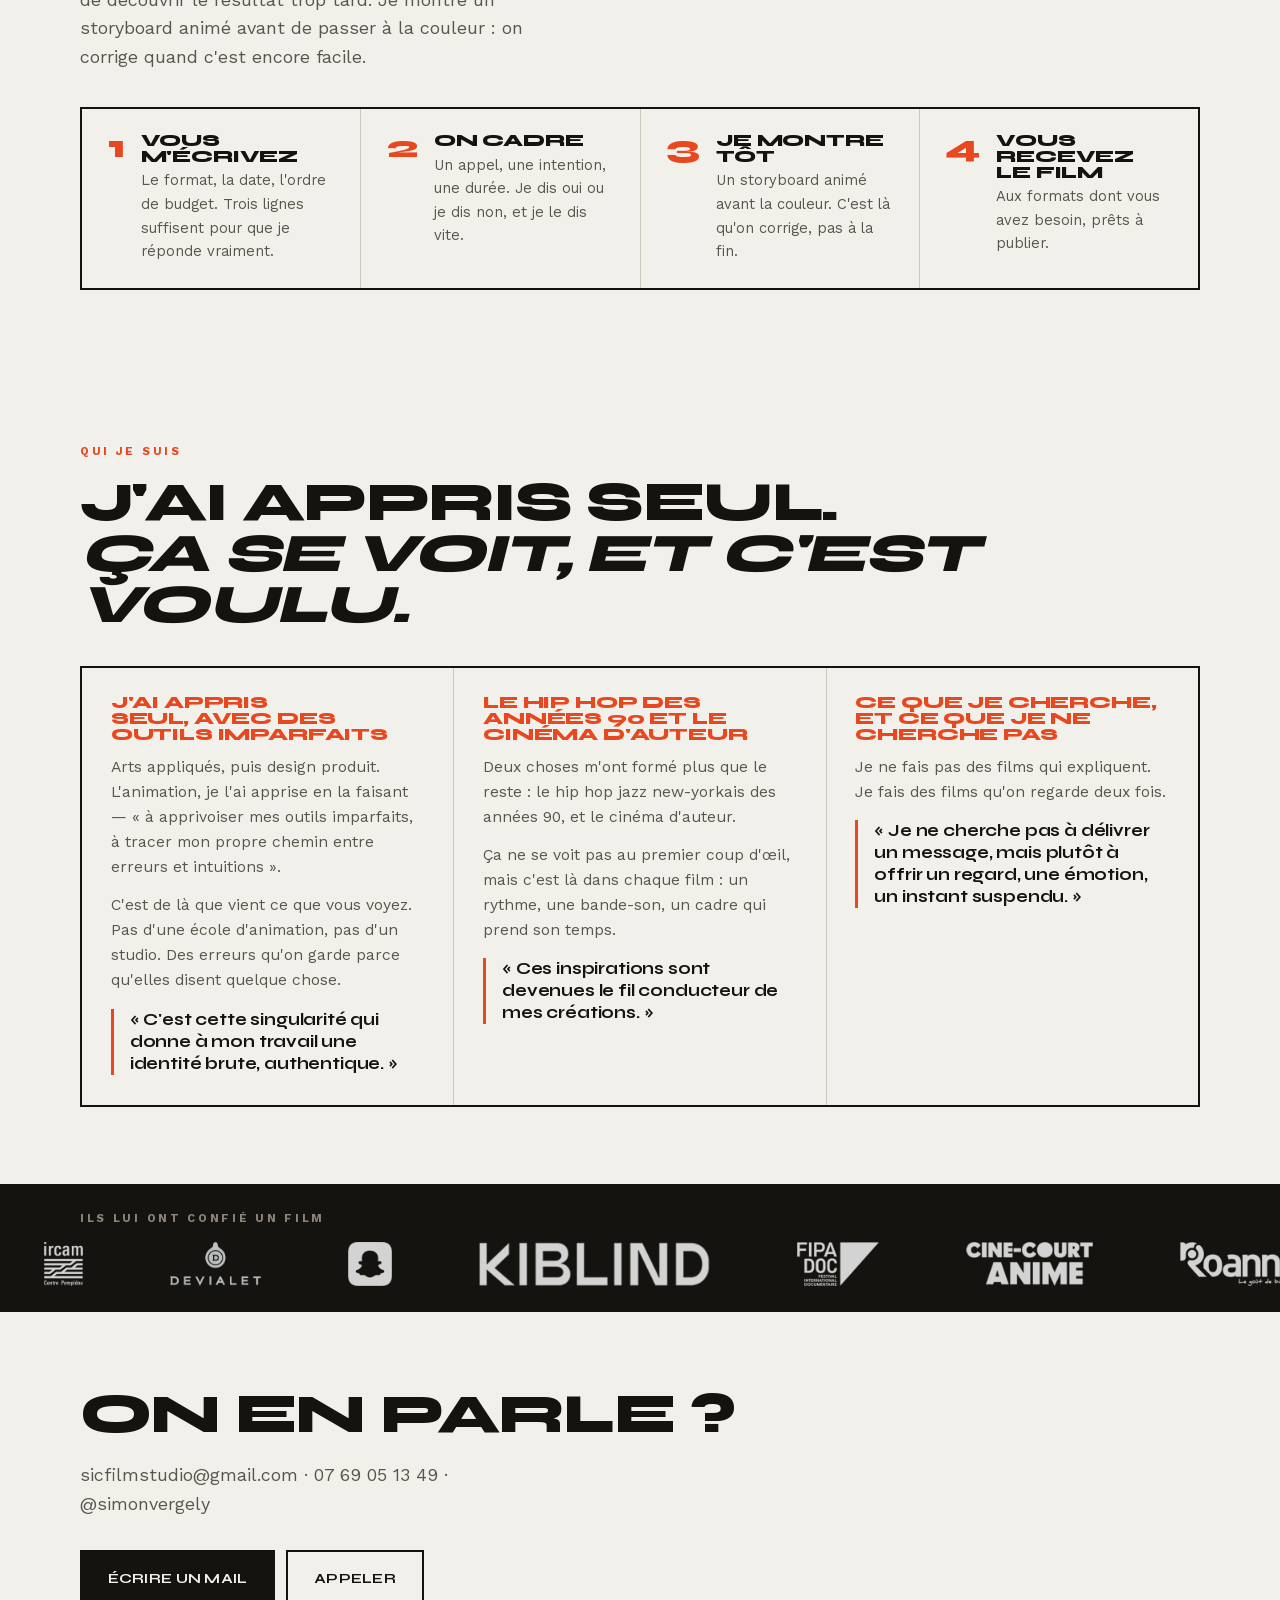
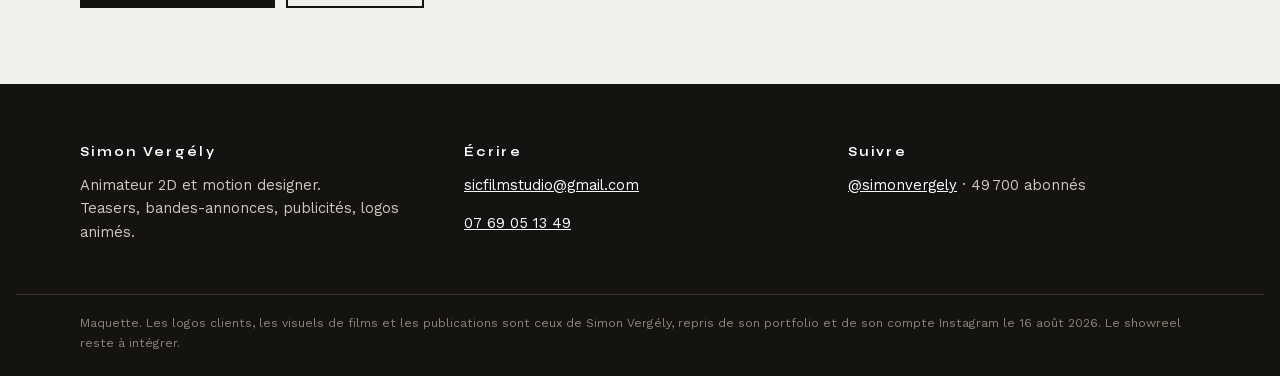
<file: site/ensemble.html>
<!doctype html><html lang="fr"><head><meta charset="utf-8"><meta name="viewport" content="width=device-width,initial-scale=1"><title>Travailler ensemble — Simon Vergély — animateur 2D et motion designer</title><meta name="description" content="Mondes déformés, couleurs qui crient. Teasers, bandes-annonces, publicités et logos animés. Ircam, Devialet, Snapchat."><meta name="theme-color" content="#F2F0EB"><link rel="alternate" hreflang="en" href="en/ensemble.html"><link rel="alternate" hreflang="x-default" href="ensemble.html"><style>
@font-face{font-family:"Syne";src:url([data-uri]) format("woff2");
  font-weight:400 800;font-style:normal;font-display:swap}
@font-face{font-family:"Work";src:url([data-uri]) format("woff2");
  font-weight:300 700;font-style:normal;font-display:swap}

/* ============================================================
   SIMON VERGÉLY — animateur 2D. Sprint 1, 16/08/2026.

   LE SITE SE TAIT POUR QUE SON TRAVAIL CRIE.
   Son univers est violemment coloré : orange, rouge, vert saturés,
   contours épais. Si la page l'est aussi, les deux se battent. Le
   fond reste donc neutre, et la couleur n'appartient qu'à ses images.

   LE PRODUIT EST LE MÉDIA. Chez un animateur, une page immobile est
   une contre-démonstration. Le bandeau de clients tourne sans fin —
   c'est la seule chose qui bouge, et elle porte la preuve.
   ============================================================ */
:root{
  --papier:#F2F0EB; --papier-2:#E7E4DC; --encre:#141310; --encre-2:#5A554A;
  --trait:#CFC9BC; --vif:#E8481F;
  --titre:"Syne",Impact,sans-serif; --texte:"Work",-apple-system,Helvetica,sans-serif;
  --marge:clamp(1.15rem,5vw,4.5rem); --large:78rem;
}
*{box-sizing:border-box}
html{font-size:clamp(16.5px,.38vw+15px,18px);scroll-behavior:smooth}
body{margin:0;background:var(--papier);color:var(--encre);font-family:var(--texte);
  font-weight:400;line-height:1.6;-webkit-font-smoothing:antialiased;overflow-x:hidden}
h1,h2,h3{margin:0;font-family:var(--titre);font-weight:800;line-height:.94;
  letter-spacing:-.03em;text-wrap:balance;text-transform:uppercase}
h1{font-size:clamp(2.9rem,9vw,7rem)}
h2{font-size:clamp(1.9rem,4.6vw,3.4rem)}
h3{font-size:1.06rem;letter-spacing:-.01em}
p{margin:0 0 1em}
img{max-width:100%;display:block}
a{color:var(--encre)}
:focus-visible{outline:3px solid var(--vif);outline-offset:3px}

.sec{max-width:var(--large);margin-inline:auto;padding:clamp(2.8rem,6vw,5rem) var(--marge)}
.eti{display:block;font-size:.7rem;font-weight:700;letter-spacing:.24em;
  text-transform:uppercase;color:var(--vif);margin-bottom:1rem}
.chapeau{max-width:46ch;color:var(--encre-2);font-size:1.12rem;margin-top:1.3rem}

.b{display:inline-flex;align-items:center;gap:.6rem;text-decoration:none;
  font-family:var(--titre);font-weight:700;font-size:.9rem;letter-spacing:.02em;
  text-transform:uppercase;padding:.95rem 1.6rem;border:2.5px solid var(--encre);
  background:var(--encre);color:var(--papier);transition:.18s}
.b:hover{background:var(--vif);border-color:var(--vif)}
.b--nu{background:transparent;color:var(--encre)}
.b--nu:hover{background:var(--encre);color:var(--papier)}

/* ---------- en-tête ---------- */
.tete{position:sticky;top:0;z-index:50;background:rgba(242,240,235,.94);
  backdrop-filter:blur(8px);border-bottom:2.5px solid var(--encre)}
.tete__in{max-width:var(--large);margin-inline:auto;padding:.65rem var(--marge);
  display:flex;align-items:center;gap:1rem}
.marque{font-family:var(--titre);font-weight:800;font-size:1.12rem;letter-spacing:-.02em;
  text-transform:uppercase;text-decoration:none;color:var(--encre)}
.tete__act{margin-left:auto;display:flex;gap:.5rem;align-items:center}
/* LE COMPTEUR D'ABONNÉS.
   « 49 700 abonnés » en petit texte ne dit rien. Avec le logo et un
   chiffre qui monte à l'affichage, ça devient une preuve qu'on regarde.
   LE NOMBRE VIENT DE donnees/instagram.json, jamais d'ici. Une fois le
   compte relié, abonnes.py le relève quatre fois par jour et le site suit
   tout seul ; en attendant c'est le dernier relevé manuel, affiché avec
   sa date. L'animation ne fait que le compter, elle ne l'invente pas. */
.badge{display:inline-flex;align-items:center;gap:.5rem;text-decoration:none;
  color:var(--encre);border:2.5px solid var(--encre);padding:.42rem .8rem;
  transition:.18s;white-space:nowrap}
.badge:hover{background:var(--vif);border-color:var(--vif);color:#fff}
.badge svg{width:19px;height:19px;flex:0 0 auto}
.badge b{font-family:var(--titre);font-weight:800;font-size:1.02rem;
  letter-spacing:-.02em;font-variant-numeric:tabular-nums}
@media (max-width:560px){.badge{padding:.36rem .6rem}.badge b{font-size:.92rem}}

/* ---------- ouverture ---------- */
.ouv{padding-top:clamp(2.4rem,6vw,4.4rem)}
.ouv h1 em{font-style:normal;color:var(--vif)}
.ouv__act{display:flex;flex-wrap:wrap;gap:.7rem;margin-top:2rem}

/* ============================================================
   LE BANDEAU DE CLIENTS — demandé par le PO.
   Il tourne sans fin : la série est doublée dans le HTML, et
   l'animation translate d'exactement la moitié, donc la boucle
   est invisible. Il s'arrête au survol, parce qu'un logo qui
   intrigue doit pouvoir être lu.
   Ce n'est pas un clignotement mais une translation : aucune
   variation de luminosité plein cadre.
   ============================================================ */
.bandeau{background:var(--encre);border-block:2.5px solid var(--encre);
  padding:1.5rem 0;overflow:hidden}
.bandeau__t{max-width:var(--large);margin:0 auto .9rem;padding-inline:var(--marge);
  font-size:.7rem;font-weight:700;letter-spacing:.24em;text-transform:uppercase;
  color:#8C8578}
.piste{display:flex;width:max-content;animation:defile 42s linear infinite}
.bandeau:hover .piste,.bandeau:focus-within .piste{animation-play-state:paused}
@keyframes defile{from{transform:translateX(0)}to{transform:translateX(-50%)}}
.piste img{height:44px;width:auto;margin-inline:clamp(1.4rem,3.4vw,3.2rem);
  filter:invert(1) brightness(1.6);opacity:.82;flex:0 0 auto}
@media (max-width:600px){.piste img{height:34px}}
@media (prefers-reduced-motion:reduce){
  /* figé en grille : on ne prive personne de la preuve */
  .piste{animation:none;flex-wrap:wrap;width:100%;justify-content:center;gap:1.4rem 0}
  .piste img:nth-child(n+11){display:none}
}

/* ---------- la preuve ---------- */
.chiffres{display:grid;grid-template-columns:repeat(auto-fit,minmax(190px,1fr));
  gap:1px;background:var(--trait);border:2.5px solid var(--encre)}
.chiffre{background:var(--papier);padding:1.5rem 1.6rem}
.chiffre b{display:block;font-family:var(--titre);font-weight:800;
  font-size:clamp(2.2rem,5vw,3.2rem);line-height:1;letter-spacing:-.03em}
.chiffre span{font-size:.86rem;color:var(--encre-2)}

/* ---------- le travail ---------- */
.grille{display:grid;grid-template-columns:repeat(auto-fit,minmax(220px,1fr));
  gap:1px;background:var(--encre);border:2.5px solid var(--encre)}
.oeuvre{margin:0;position:relative;background:var(--papier);overflow:hidden}
.oeuvre img{width:100%;aspect-ratio:3/4;object-fit:cover;transition:transform .5s ease}
.oeuvre:hover img{transform:scale(1.05) rotate(-.7deg)}
.oeuvre figcaption{position:absolute;left:0;right:0;bottom:0;padding:1.6rem .8rem .6rem;
  font-size:.76rem;font-weight:600;letter-spacing:.04em;color:#fff;
  background:linear-gradient(180deg,transparent,rgba(10,9,7,.78))}

/* ---------- formats ---------- */
.formats{display:grid;grid-template-columns:repeat(auto-fit,minmax(240px,1fr));
  gap:1px;background:var(--trait);border:2.5px solid var(--encre);margin-top:2rem}
.format{background:var(--papier);padding:1.4rem 1.5rem 1.6rem}
.format h3{color:var(--vif)}
.format p{margin:.5rem 0 0;font-size:.92rem;color:var(--encre-2)}

/* ---------- le pied ---------- */
.pied{background:var(--encre);color:#CFC9BC;padding:clamp(2.4rem,5vw,3.6rem) 0 1.4rem;
  font-size:.92rem}
.pied__in{max-width:var(--large);margin-inline:auto;padding-inline:var(--marge);
  display:grid;grid-template-columns:repeat(auto-fit,minmax(13rem,1fr));gap:2rem}
.pied h4{font-family:var(--titre);color:#fff;font-size:.8rem;letter-spacing:.18em;
  margin:0 0 .7rem}
.pied a{color:#fff}
.pied__bas{max-width:var(--large);margin:2.2rem auto 0;padding:1.2rem var(--marge) 0;
  border-top:1px solid #3A362E;font-size:.76rem;color:#8C8578;line-height:1.6}

.pouce{position:fixed;left:0;right:0;bottom:0;z-index:60;display:none;gap:.5rem;
  padding:.55rem .7rem calc(.55rem + env(safe-area-inset-bottom));
  background:var(--papier);border-top:2.5px solid var(--encre)}
.pouce .b{flex:1;justify-content:center;font-size:.8rem;padding:.8rem .5rem}
@media (max-width:820px){.pouce{display:flex}body{padding-bottom:4.4rem}}
@media (prefers-reduced-motion:reduce){html{scroll-behavior:auto}
  .oeuvre:hover img{transform:none}}

/* ---------- la navigation ---------- */
.nav{display:none;gap:1.8rem;margin-left:2rem}
.nav a{font-family:var(--titre);font-weight:700;font-size:1rem;letter-spacing:-.01em;
  text-transform:uppercase;text-decoration:none;color:var(--encre-2);white-space:nowrap}
.nav a:hover,.nav a[aria-current]{color:var(--vif)}
@media (min-width:860px){.nav{display:flex}}

/* ============================================================
   LES REELS, JOUÉS SUR PLACE.
   Un aller-retour vers Instagram, c'est un visiteur perdu.
   ============================================================ */
/* Une rangée qui défile, pas une grille. En grille, cinq reels sur quatre
   colonnes laissent un orphelin seul sur la deuxième ligne — et l'intégration
   Instagram refuse de descendre sous 326 px, donc on ne peut pas les serrer.
   Le défilement horizontal reste DANS le cadre : la page, elle, ne bouge pas. */
.reels{display:flex;gap:1.1rem;margin-top:2rem;overflow-x:auto;
  scroll-snap-type:x proximity;padding-bottom:.9rem;
  scrollbar-color:var(--encre) var(--papier-2)}
.reel{flex:0 0 clamp(288px,80vw,336px);scroll-snap-align:start;
  margin:0;position:relative;background:var(--papier-2);
  border:2.5px solid var(--encre);overflow:hidden}
.reel iframe{width:100%;height:640px;border:0;display:block;background:#fff}
@media (max-width:640px){.reel iframe{height:560px}}
.reel--repli img{width:100%;aspect-ratio:3/4;object-fit:cover;display:block}
.reel--repli figcaption{padding:.7rem .8rem .9rem;font-size:.82rem;font-weight:600}
.reel--repli figcaption span{font-weight:400;color:var(--encre-2);font-size:.76rem}

/* ---------- le récit ---------- */
.chapitres{display:grid;grid-template-columns:repeat(auto-fit,minmax(19rem,1fr));
  gap:1px;background:var(--trait);border:2.5px solid var(--encre);margin-top:2.2rem}
.chap{background:var(--papier);padding:1.7rem 1.8rem 1.9rem;margin:0}
.chap h3{color:var(--vif);margin-bottom:.7rem}
.chap p{font-size:.98rem;color:var(--encre-2);margin:0 0 .8rem}
.chap blockquote{margin:1rem 0 0;padding-left:1rem;border-left:3px solid var(--vif);
  font-family:var(--titre);font-weight:700;font-size:1.06rem;line-height:1.3;
  color:var(--encre);text-transform:none;letter-spacing:-.01em}

/* ---------- les étapes ---------- */
.etapes{list-style:none;margin:2.2rem 0 0;padding:0;display:grid;
  grid-template-columns:repeat(auto-fit,minmax(15rem,1fr));gap:1px;
  background:var(--trait);border:2.5px solid var(--encre)}
.etapes li{background:var(--papier);padding:1.5rem 1.6rem;display:flex;gap:1rem;
  align-items:flex-start}
.etapes b{font-family:var(--titre);font-weight:800;font-size:2rem;line-height:.9;
  color:var(--vif);flex:0 0 auto}
.etapes h3{margin:0 0 .3rem}
.etapes p{margin:0;font-size:.92rem;color:var(--encre-2)}

/* ---------- la bascule de langue ---------- */
/* Deux lettres, dans l'en-tête, à côté du badge : visible sur téléphone où la
   navigation, elle, est repliée. Elle mène à la MÊME page dans l'autre langue. */
.langue{font-family:var(--titre);font-weight:800;font-size:.78rem;
  letter-spacing:.1em;color:var(--encre);text-decoration:none;
  padding:.42rem .58rem;border:2px solid var(--encre);line-height:1;
  transition:background .15s,color .15s}
.langue:hover,.langue:focus-visible{background:var(--encre);color:var(--papier)}
.langue--morte{opacity:.32;border-style:dashed}

.format__q{margin-top:.6rem!important;font-size:.84rem!important;
  color:var(--vif)!important;font-weight:600}
.grille--haute{grid-template-columns:repeat(auto-fit,minmax(min(240px,100%),1fr))}
</style></head><body>
<header class="tete"><div class="tete__in">
  <a class="marque" href="index.html">Simon Vergély</a>
  <nav class="nav"><a href="index.html">Accueil</a><a href="travail.html">Le travail</a><a href="ensemble.html" aria-current="page">Travailler ensemble</a></nav>
  <div class="tete__act">
    <a class="langue" href="en/ensemble.html" hreflang="en" title="Read this site in English">EN</a>
    <a class="badge" data-zone="instagram" data-zone-nom="Le nombre d'abonnes" data-zone-quoi="badge en haut a droite" href="https://www.instagram.com/simonvergely/" target="_blank"
       rel="noopener" title="Abonnés Instagram">
      <svg viewBox="0 0 24 24" fill="none" stroke="currentColor" stroke-width="1.9"
           stroke-linecap="round" stroke-linejoin="round" aria-hidden="true">
        <rect x="2.6" y="2.6" width="18.8" height="18.8" rx="5.2"/>
        <circle cx="12" cy="12" r="4.1"/>
        <circle cx="17.5" cy="6.5" r="1.1" fill="currentColor" stroke="none"/></svg>
      <b data-compteur="49700">0</b></a>
    <a class="b" href="ensemble.html">Un projet</a>
  </div>
</div></header><main>
<section class="sec ouv">
  <span class="eti">Travailler ensemble</span>
  <h1>Dites-moi ce que<br><em>vous voulez animer.</em></h1>
  <p class="chapeau">Trois choses suffisent pour que je réponde vraiment : le format, la date de livraison et l&#x27;ordre de budget. Le reste se discute.</p>
  <div class="ouv__act">
    <a class="b" href="mailto:sicfilmstudio@gmail.com?subject=Projet%20d%27animation&body=Format%20%3A%20%0APour%20quand%20%3A%20%0AOrdre%20de%20budget%20%3A%20%0A%0ALe%20projet%20en%20deux%20lignes%20%3A%20">Écrire un mail</a>
    <a class="b b--nu" href="sms:+33769051349?&body=Bonjour%20Simon%2C%20j%27ai%20un%20projet%20d%27animation%20%3A%20">Envoyer un SMS</a>
  </div>
</section>

<section class="sec" style="padding-top:0">
  <div class="formats" data-zone="histoire" data-zone-nom="Ce que je propose" data-zone-quoi="page Travailler ensemble"><div class="format"><h3>Teaser</h3><p>Un film court pour annoncer un événement, une sortie, une saison.</p><p class="format__q">Festivals, salles, marques qui lancent quelque chose.</p></div><div class="format"><h3>Bande-annonce de festival</h3><p>Le film qui ouvre les séances et donne le ton de l&#x27;édition.</p><p class="format__q">Le FIPADOC et le Ciné-Court Animé m&#x27;en ont confié.</p></div><div class="format"><h3>Publicité</h3><p>Pour une marque, dans son univers ou dans le mien.</p><p class="format__q">Devialet, Snapchat, Kiblind.</p></div><div class="format"><h3>Logo animé</h3><p>La signature qui bouge, au début ou à la fin d&#x27;un film.</p><p class="format__q">Le format le plus court, et le plus vu.</p></div></div>
</section>

<section class="fond-2"><div class="sec">
  <span class="eti">Comment ça se passe</span>
  <h2>Vous voyez le film avant qu&#x27;il soit fini.</h2>
  <p class="chapeau">La peur, quand on commande une animation, c&#x27;est de découvrir le résultat trop tard. Je montre un storyboard animé avant de passer à la couleur : on corrige quand c&#x27;est encore facile.</p>
  <ol class="etapes" data-zone="histoire" data-zone-nom="Comment ca se passe" data-zone-quoi="page Travailler ensemble"><li><b>1</b><div><h3>Vous m&#x27;écrivez</h3><p>Le format, la date, l&#x27;ordre de budget. Trois lignes suffisent pour que je réponde vraiment.</p></div></li><li><b>2</b><div><h3>On cadre</h3><p>Un appel, une intention, une durée. Je dis oui ou je dis non, et je le dis vite.</p></div></li><li><b>3</b><div><h3>Je montre tôt</h3><p>Un storyboard animé avant la couleur. C&#x27;est là qu&#x27;on corrige, pas à la fin.</p></div></li><li><b>4</b><div><h3>Vous recevez le film</h3><p>Aux formats dont vous avez besoin, prêts à publier.</p></div></li></ol>
</div></section>

<section class="sec">
  <span class="eti">Qui je suis</span>
  <h2>J&#x27;ai appris seul.<br><em>Ça se voit, et c&#x27;est voulu.</em></h2>
  <div class="chapitres" data-zone="histoire" data-zone-nom="Qui je suis" data-zone-quoi="page Travailler ensemble"><article class="chap"><h3>J&#x27;ai appris seul, avec des outils imparfaits</h3><p>Arts appliqués, puis design produit. L&#x27;animation, je l&#x27;ai apprise en la faisant — « à apprivoiser mes outils imparfaits, à tracer mon propre chemin entre erreurs et intuitions ».</p><p>C&#x27;est de là que vient ce que vous voyez. Pas d&#x27;une école d&#x27;animation, pas d&#x27;un studio. Des erreurs qu&#x27;on garde parce qu&#x27;elles disent quelque chose.</p><blockquote>«&nbsp;C&#x27;est cette singularité qui donne à mon travail une identité brute, authentique.&nbsp;»</blockquote></article><article class="chap"><h3>Le hip hop des années 90 et le cinéma d&#x27;auteur</h3><p>Deux choses m&#x27;ont formé plus que le reste : le hip hop jazz new-yorkais des années 90, et le cinéma d&#x27;auteur.</p><p>Ça ne se voit pas au premier coup d&#x27;œil, mais c&#x27;est là dans chaque film : un rythme, une bande-son, un cadre qui prend son temps.</p><blockquote>«&nbsp;Ces inspirations sont devenues le fil conducteur de mes créations.&nbsp;»</blockquote></article><article class="chap"><h3>Ce que je cherche, et ce que je ne cherche pas</h3><p>Je ne fais pas des films qui expliquent. Je fais des films qu&#x27;on regarde deux fois.</p><blockquote>«&nbsp;Je ne cherche pas à délivrer un message, mais plutôt à offrir un regard, une émotion, un instant suspendu.&nbsp;»</blockquote></article></div>
</section>


<div class="bandeau" data-zone="clients" data-zone-nom="Les logos clients" data-zone-quoi="bandeau qui defile, present sur les trois pages">
  <p class="bandeau__t">Ils lui ont confié un film</p>
  <div class="piste"><img src="assets/img/logo-ircam.png" alt="Ircam — Centre Pompidou" title="Ircam — Centre Pompidou" loading="lazy"><img src="assets/img/logo-devialet.png" alt="Devialet" title="Devialet" loading="lazy"><img src="assets/img/logo-snapchat.png" alt="Snapchat" title="Snapchat" loading="lazy"><img src="assets/img/logo-kiblind.png" alt="Kiblind" title="Kiblind" loading="lazy"><img src="assets/img/logo-fipadoc.png" alt="FIPADOC — Festival international documentaire" title="FIPADOC — Festival international documentaire" loading="lazy"><img src="assets/img/logo-cine-court.png" alt="Ciné-Court Animé, Roanne" title="Ciné-Court Animé, Roanne" loading="lazy"><img src="assets/img/logo-roanne.png" alt="Ville de Roanne" title="Ville de Roanne" loading="lazy"><img src="assets/img/logo-bbd.png" alt="Boulazac Basket Dordogne" title="Boulazac Basket Dordogne" loading="lazy"><img src="assets/img/logo-ricamarie.png" alt="Centre Culturel de la Ricamarie" title="Centre Culturel de la Ricamarie" loading="lazy"><img src="assets/img/logo-squawk.png" alt="Squawk" title="Squawk" loading="lazy"><img src="assets/img/logo-ircam.png" alt="Ircam — Centre Pompidou" title="Ircam — Centre Pompidou" loading="lazy"><img src="assets/img/logo-devialet.png" alt="Devialet" title="Devialet" loading="lazy"><img src="assets/img/logo-snapchat.png" alt="Snapchat" title="Snapchat" loading="lazy"><img src="assets/img/logo-kiblind.png" alt="Kiblind" title="Kiblind" loading="lazy"><img src="assets/img/logo-fipadoc.png" alt="FIPADOC — Festival international documentaire" title="FIPADOC — Festival international documentaire" loading="lazy"><img src="assets/img/logo-cine-court.png" alt="Ciné-Court Animé, Roanne" title="Ciné-Court Animé, Roanne" loading="lazy"><img src="assets/img/logo-roanne.png" alt="Ville de Roanne" title="Ville de Roanne" loading="lazy"><img src="assets/img/logo-bbd.png" alt="Boulazac Basket Dordogne" title="Boulazac Basket Dordogne" loading="lazy"><img src="assets/img/logo-ricamarie.png" alt="Centre Culturel de la Ricamarie" title="Centre Culturel de la Ricamarie" loading="lazy"><img src="assets/img/logo-squawk.png" alt="Squawk" title="Squawk" loading="lazy"></div>
</div>

<section class="sec">
  <h2>On en parle ?</h2>
  <p class="chapeau">sicfilmstudio@gmail.com · 07 69 05 13 49 · @simonvergely</p>
  <div class="ouv__act">
    <a class="b" href="mailto:sicfilmstudio@gmail.com?subject=Projet%20d%27animation&body=Format%20%3A%20%0APour%20quand%20%3A%20%0AOrdre%20de%20budget%20%3A%20%0A%0ALe%20projet%20en%20deux%20lignes%20%3A%20">Écrire un mail</a>
    <a class="b b--nu" href="tel:+33769051349">Appeler</a>
  </div>
</section>
</main>
<footer class="pied" data-zone="coordonnees" data-zone-nom="Mail, telephone, Instagram" data-zone-quoi="bas de chaque page"><div class="pied__in">
  <div><h4>Simon Vergély</h4><p>Animateur 2D et motion designer.<br>
    Teasers, bandes-annonces, publicités, logos animés.</p></div>
  <div><h4>Écrire</h4>
    <p><a href="mailto:sicfilmstudio@gmail.com">sicfilmstudio@gmail.com</a></p>
    <p><a href="tel:+33769051349">07 69 05 13 49</a></p></div>
  <div><h4>Suivre</h4>
    <p><a href="https://www.instagram.com/simonvergely/" target="_blank"
       rel="noopener">@simonvergely</a> · 49 700 abonnés</p></div>
</div>
<div class="pied__bas">Maquette. Les logos clients, les visuels de films et les publications sont ceux de Simon Vergély, repris de son portfolio et de son compte Instagram le 16 août 2026. Le showreel reste à intégrer.</div></footer><div class="pouce"><a class="b b--nu" href="travail.html">Le travail</a><a class="b" href="ensemble.html">Un projet</a></div><script>
/* LE COMPTEUR D'ABONNÉS.
   Il monte de zéro jusqu'au chiffre relevé, une seule fois, à l'apparition.
   C'EST UNE ANIMATION, PAS UN RELEVÉ EN DIRECT : le nombre vient des données,
   daté du 16/08/2026. Pour qu'il soit vraiment vivant il faut un jeton de
   l'API Instagram — voir le README.
   Respecte prefers-reduced-motion : le chiffre s'affiche d'emblée. */
(function(){
  var doux = matchMedia('(prefers-reduced-motion: reduce)').matches;
  function fmt(n){ return n.toLocaleString('fr-FR').replace(/\u202f|,/g,' '); }
  document.querySelectorAll('[data-compteur]').forEach(function(e){
    var cible = +e.dataset.compteur;
    if (doux) { e.textContent = fmt(cible); return; }
    var t0 = null, duree = 1400;
    function pas(t){
      if (!t0) t0 = t;
      var p = Math.min((t - t0) / duree, 1);
      e.textContent = fmt(Math.round(cible * (1 - Math.pow(1 - p, 3))));
      if (p < 1) requestAnimationFrame(pas);
    }
    var io = new IntersectionObserver(function(en){
      if (en[0].isIntersecting) { io.disconnect(); requestAnimationFrame(pas); }
    });
    io.observe(e);
  });
})();
</script><script>if(location.search.indexOf("editer")>-1){var e=document.createElement("script");e.src="assets/editer.js";document.body.appendChild(e);}</script></body></html>
</file>
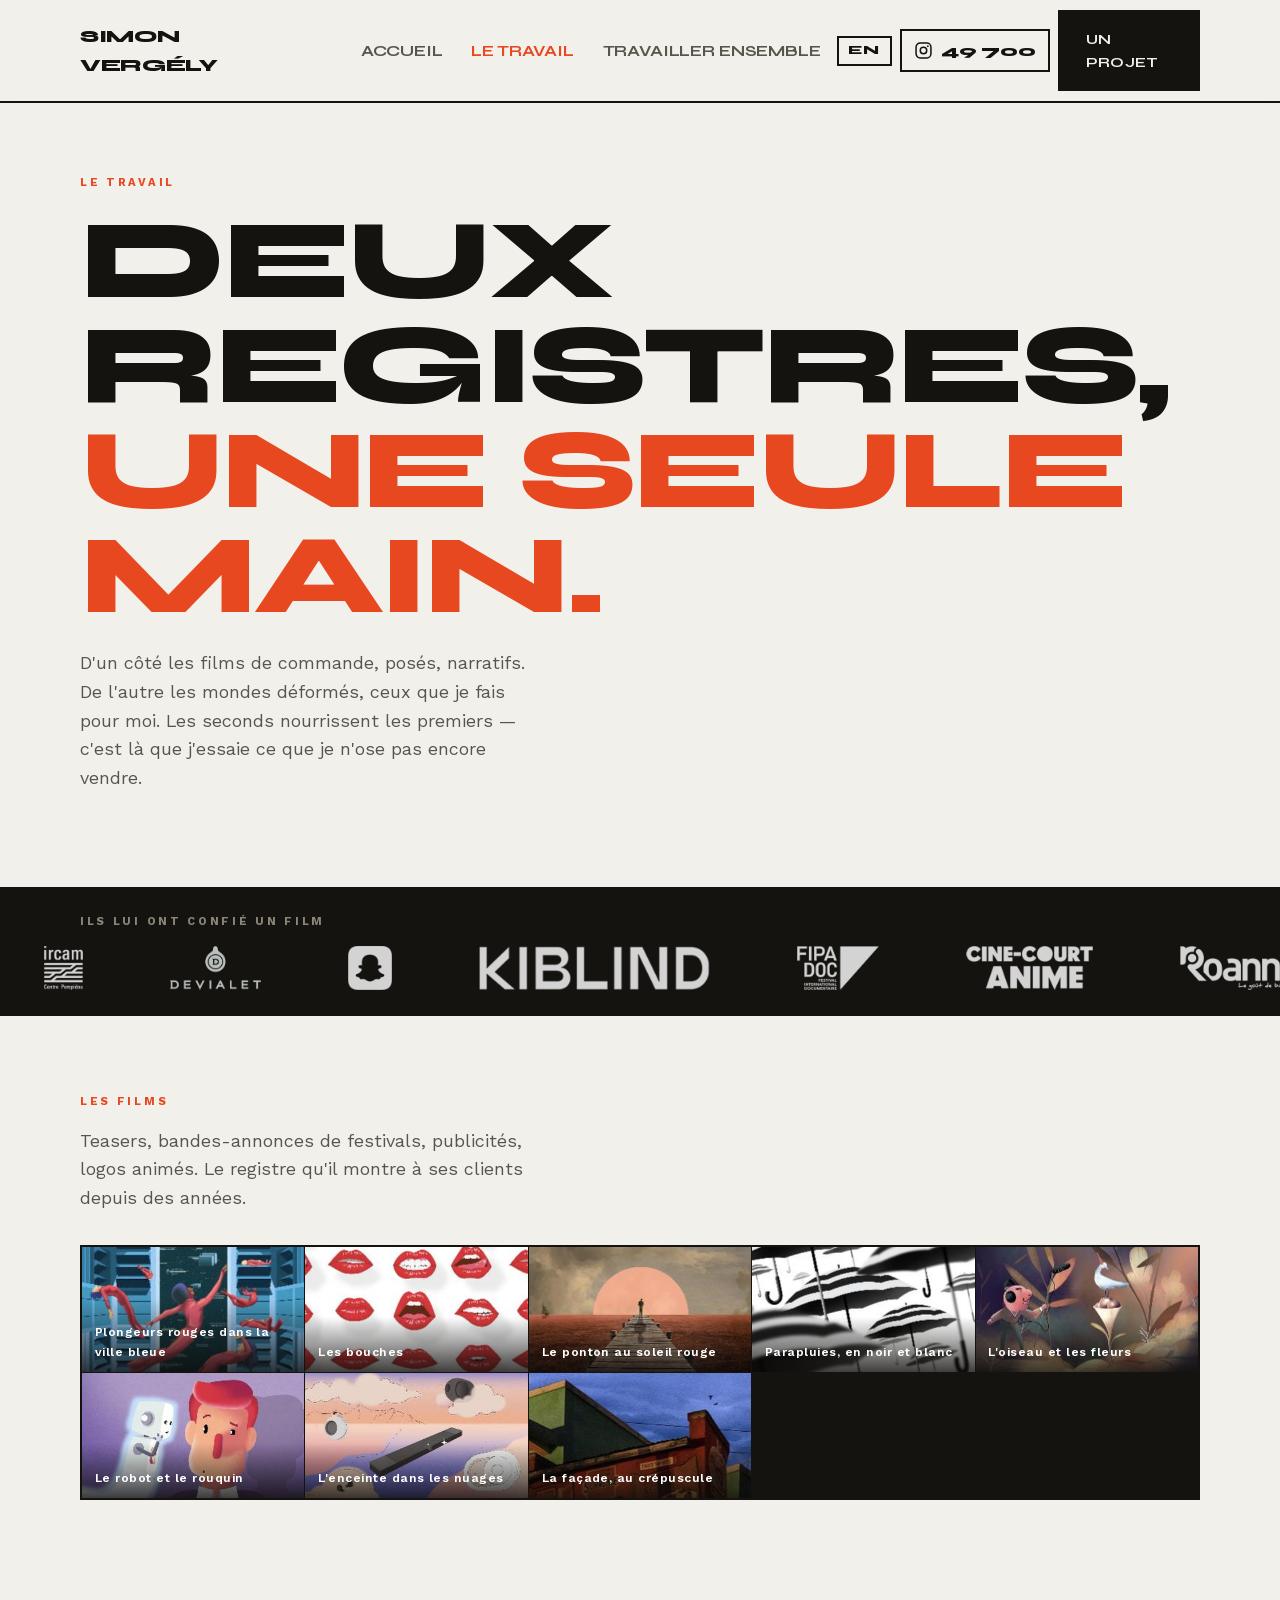
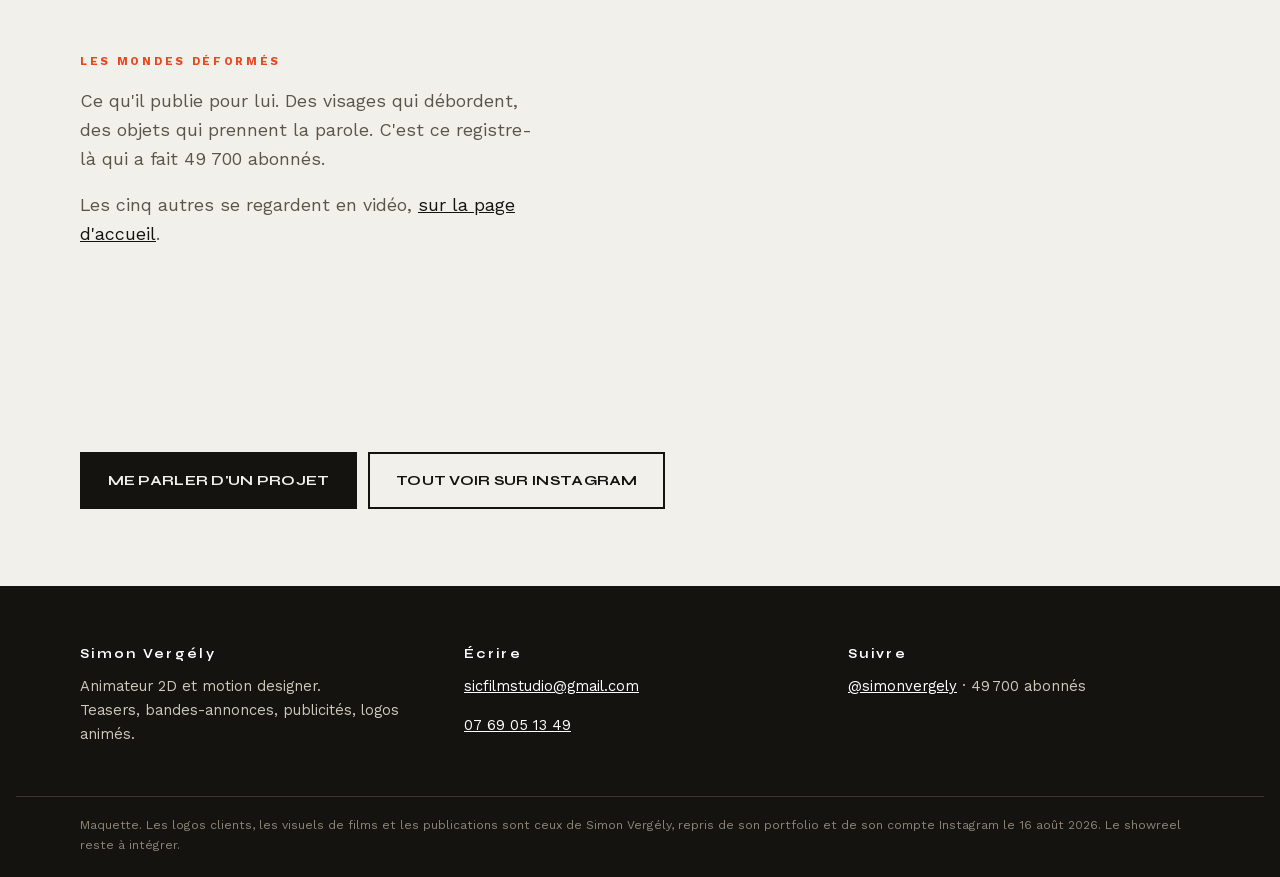
<file: site/travail.html>
<!doctype html><html lang="fr"><head><meta charset="utf-8"><meta name="viewport" content="width=device-width,initial-scale=1"><title>Le travail — Simon Vergély — animateur 2D et motion designer</title><meta name="description" content="Mondes déformés, couleurs qui crient. Teasers, bandes-annonces, publicités et logos animés. Ircam, Devialet, Snapchat."><meta name="theme-color" content="#F2F0EB"><link rel="alternate" hreflang="en" href="en/travail.html"><link rel="alternate" hreflang="x-default" href="travail.html"><style>
@font-face{font-family:"Syne";src:url([data-uri]) format("woff2");
  font-weight:400 800;font-style:normal;font-display:swap}
@font-face{font-family:"Work";src:url([data-uri]) format("woff2");
  font-weight:300 700;font-style:normal;font-display:swap}

/* ============================================================
   SIMON VERGÉLY — animateur 2D. Sprint 1, 16/08/2026.

   LE SITE SE TAIT POUR QUE SON TRAVAIL CRIE.
   Son univers est violemment coloré : orange, rouge, vert saturés,
   contours épais. Si la page l'est aussi, les deux se battent. Le
   fond reste donc neutre, et la couleur n'appartient qu'à ses images.

   LE PRODUIT EST LE MÉDIA. Chez un animateur, une page immobile est
   une contre-démonstration. Le bandeau de clients tourne sans fin —
   c'est la seule chose qui bouge, et elle porte la preuve.
   ============================================================ */
:root{
  --papier:#F2F0EB; --papier-2:#E7E4DC; --encre:#141310; --encre-2:#5A554A;
  --trait:#CFC9BC; --vif:#E8481F;
  --titre:"Syne",Impact,sans-serif; --texte:"Work",-apple-system,Helvetica,sans-serif;
  --marge:clamp(1.15rem,5vw,4.5rem); --large:78rem;
}
*{box-sizing:border-box}
html{font-size:clamp(16.5px,.38vw+15px,18px);scroll-behavior:smooth}
body{margin:0;background:var(--papier);color:var(--encre);font-family:var(--texte);
  font-weight:400;line-height:1.6;-webkit-font-smoothing:antialiased;overflow-x:hidden}
h1,h2,h3{margin:0;font-family:var(--titre);font-weight:800;line-height:.94;
  letter-spacing:-.03em;text-wrap:balance;text-transform:uppercase}
h1{font-size:clamp(2.9rem,9vw,7rem)}
h2{font-size:clamp(1.9rem,4.6vw,3.4rem)}
h3{font-size:1.06rem;letter-spacing:-.01em}
p{margin:0 0 1em}
img{max-width:100%;display:block}
a{color:var(--encre)}
:focus-visible{outline:3px solid var(--vif);outline-offset:3px}

.sec{max-width:var(--large);margin-inline:auto;padding:clamp(2.8rem,6vw,5rem) var(--marge)}
.eti{display:block;font-size:.7rem;font-weight:700;letter-spacing:.24em;
  text-transform:uppercase;color:var(--vif);margin-bottom:1rem}
.chapeau{max-width:46ch;color:var(--encre-2);font-size:1.12rem;margin-top:1.3rem}

.b{display:inline-flex;align-items:center;gap:.6rem;text-decoration:none;
  font-family:var(--titre);font-weight:700;font-size:.9rem;letter-spacing:.02em;
  text-transform:uppercase;padding:.95rem 1.6rem;border:2.5px solid var(--encre);
  background:var(--encre);color:var(--papier);transition:.18s}
.b:hover{background:var(--vif);border-color:var(--vif)}
.b--nu{background:transparent;color:var(--encre)}
.b--nu:hover{background:var(--encre);color:var(--papier)}

/* ---------- en-tête ---------- */
.tete{position:sticky;top:0;z-index:50;background:rgba(242,240,235,.94);
  backdrop-filter:blur(8px);border-bottom:2.5px solid var(--encre)}
.tete__in{max-width:var(--large);margin-inline:auto;padding:.65rem var(--marge);
  display:flex;align-items:center;gap:1rem}
.marque{font-family:var(--titre);font-weight:800;font-size:1.12rem;letter-spacing:-.02em;
  text-transform:uppercase;text-decoration:none;color:var(--encre)}
.tete__act{margin-left:auto;display:flex;gap:.5rem;align-items:center}
/* LE COMPTEUR D'ABONNÉS.
   « 49 700 abonnés » en petit texte ne dit rien. Avec le logo et un
   chiffre qui monte à l'affichage, ça devient une preuve qu'on regarde.
   LE NOMBRE VIENT DE donnees/instagram.json, jamais d'ici. Une fois le
   compte relié, abonnes.py le relève quatre fois par jour et le site suit
   tout seul ; en attendant c'est le dernier relevé manuel, affiché avec
   sa date. L'animation ne fait que le compter, elle ne l'invente pas. */
.badge{display:inline-flex;align-items:center;gap:.5rem;text-decoration:none;
  color:var(--encre);border:2.5px solid var(--encre);padding:.42rem .8rem;
  transition:.18s;white-space:nowrap}
.badge:hover{background:var(--vif);border-color:var(--vif);color:#fff}
.badge svg{width:19px;height:19px;flex:0 0 auto}
.badge b{font-family:var(--titre);font-weight:800;font-size:1.02rem;
  letter-spacing:-.02em;font-variant-numeric:tabular-nums}
@media (max-width:560px){.badge{padding:.36rem .6rem}.badge b{font-size:.92rem}}

/* ---------- ouverture ---------- */
.ouv{padding-top:clamp(2.4rem,6vw,4.4rem)}
.ouv h1 em{font-style:normal;color:var(--vif)}
.ouv__act{display:flex;flex-wrap:wrap;gap:.7rem;margin-top:2rem}

/* ============================================================
   LE BANDEAU DE CLIENTS — demandé par le PO.
   Il tourne sans fin : la série est doublée dans le HTML, et
   l'animation translate d'exactement la moitié, donc la boucle
   est invisible. Il s'arrête au survol, parce qu'un logo qui
   intrigue doit pouvoir être lu.
   Ce n'est pas un clignotement mais une translation : aucune
   variation de luminosité plein cadre.
   ============================================================ */
.bandeau{background:var(--encre);border-block:2.5px solid var(--encre);
  padding:1.5rem 0;overflow:hidden}
.bandeau__t{max-width:var(--large);margin:0 auto .9rem;padding-inline:var(--marge);
  font-size:.7rem;font-weight:700;letter-spacing:.24em;text-transform:uppercase;
  color:#8C8578}
.piste{display:flex;width:max-content;animation:defile 42s linear infinite}
.bandeau:hover .piste,.bandeau:focus-within .piste{animation-play-state:paused}
@keyframes defile{from{transform:translateX(0)}to{transform:translateX(-50%)}}
.piste img{height:44px;width:auto;margin-inline:clamp(1.4rem,3.4vw,3.2rem);
  filter:invert(1) brightness(1.6);opacity:.82;flex:0 0 auto}
@media (max-width:600px){.piste img{height:34px}}
@media (prefers-reduced-motion:reduce){
  /* figé en grille : on ne prive personne de la preuve */
  .piste{animation:none;flex-wrap:wrap;width:100%;justify-content:center;gap:1.4rem 0}
  .piste img:nth-child(n+11){display:none}
}

/* ---------- la preuve ---------- */
.chiffres{display:grid;grid-template-columns:repeat(auto-fit,minmax(190px,1fr));
  gap:1px;background:var(--trait);border:2.5px solid var(--encre)}
.chiffre{background:var(--papier);padding:1.5rem 1.6rem}
.chiffre b{display:block;font-family:var(--titre);font-weight:800;
  font-size:clamp(2.2rem,5vw,3.2rem);line-height:1;letter-spacing:-.03em}
.chiffre span{font-size:.86rem;color:var(--encre-2)}

/* ---------- le travail ---------- */
.grille{display:grid;grid-template-columns:repeat(auto-fit,minmax(220px,1fr));
  gap:1px;background:var(--encre);border:2.5px solid var(--encre)}
.oeuvre{margin:0;position:relative;background:var(--papier);overflow:hidden}
.oeuvre img{width:100%;aspect-ratio:3/4;object-fit:cover;transition:transform .5s ease}
.oeuvre:hover img{transform:scale(1.05) rotate(-.7deg)}
.oeuvre figcaption{position:absolute;left:0;right:0;bottom:0;padding:1.6rem .8rem .6rem;
  font-size:.76rem;font-weight:600;letter-spacing:.04em;color:#fff;
  background:linear-gradient(180deg,transparent,rgba(10,9,7,.78))}

/* ---------- formats ---------- */
.formats{display:grid;grid-template-columns:repeat(auto-fit,minmax(240px,1fr));
  gap:1px;background:var(--trait);border:2.5px solid var(--encre);margin-top:2rem}
.format{background:var(--papier);padding:1.4rem 1.5rem 1.6rem}
.format h3{color:var(--vif)}
.format p{margin:.5rem 0 0;font-size:.92rem;color:var(--encre-2)}

/* ---------- le pied ---------- */
.pied{background:var(--encre);color:#CFC9BC;padding:clamp(2.4rem,5vw,3.6rem) 0 1.4rem;
  font-size:.92rem}
.pied__in{max-width:var(--large);margin-inline:auto;padding-inline:var(--marge);
  display:grid;grid-template-columns:repeat(auto-fit,minmax(13rem,1fr));gap:2rem}
.pied h4{font-family:var(--titre);color:#fff;font-size:.8rem;letter-spacing:.18em;
  margin:0 0 .7rem}
.pied a{color:#fff}
.pied__bas{max-width:var(--large);margin:2.2rem auto 0;padding:1.2rem var(--marge) 0;
  border-top:1px solid #3A362E;font-size:.76rem;color:#8C8578;line-height:1.6}

.pouce{position:fixed;left:0;right:0;bottom:0;z-index:60;display:none;gap:.5rem;
  padding:.55rem .7rem calc(.55rem + env(safe-area-inset-bottom));
  background:var(--papier);border-top:2.5px solid var(--encre)}
.pouce .b{flex:1;justify-content:center;font-size:.8rem;padding:.8rem .5rem}
@media (max-width:820px){.pouce{display:flex}body{padding-bottom:4.4rem}}
@media (prefers-reduced-motion:reduce){html{scroll-behavior:auto}
  .oeuvre:hover img{transform:none}}

/* ---------- la navigation ---------- */
.nav{display:none;gap:1.8rem;margin-left:2rem}
.nav a{font-family:var(--titre);font-weight:700;font-size:1rem;letter-spacing:-.01em;
  text-transform:uppercase;text-decoration:none;color:var(--encre-2);white-space:nowrap}
.nav a:hover,.nav a[aria-current]{color:var(--vif)}
@media (min-width:860px){.nav{display:flex}}

/* ============================================================
   LES REELS, JOUÉS SUR PLACE.
   Un aller-retour vers Instagram, c'est un visiteur perdu.
   ============================================================ */
/* Une rangée qui défile, pas une grille. En grille, cinq reels sur quatre
   colonnes laissent un orphelin seul sur la deuxième ligne — et l'intégration
   Instagram refuse de descendre sous 326 px, donc on ne peut pas les serrer.
   Le défilement horizontal reste DANS le cadre : la page, elle, ne bouge pas. */
.reels{display:flex;gap:1.1rem;margin-top:2rem;overflow-x:auto;
  scroll-snap-type:x proximity;padding-bottom:.9rem;
  scrollbar-color:var(--encre) var(--papier-2)}
.reel{flex:0 0 clamp(288px,80vw,336px);scroll-snap-align:start;
  margin:0;position:relative;background:var(--papier-2);
  border:2.5px solid var(--encre);overflow:hidden}
.reel iframe{width:100%;height:640px;border:0;display:block;background:#fff}
@media (max-width:640px){.reel iframe{height:560px}}
.reel--repli img{width:100%;aspect-ratio:3/4;object-fit:cover;display:block}
.reel--repli figcaption{padding:.7rem .8rem .9rem;font-size:.82rem;font-weight:600}
.reel--repli figcaption span{font-weight:400;color:var(--encre-2);font-size:.76rem}

/* ---------- le récit ---------- */
.chapitres{display:grid;grid-template-columns:repeat(auto-fit,minmax(19rem,1fr));
  gap:1px;background:var(--trait);border:2.5px solid var(--encre);margin-top:2.2rem}
.chap{background:var(--papier);padding:1.7rem 1.8rem 1.9rem;margin:0}
.chap h3{color:var(--vif);margin-bottom:.7rem}
.chap p{font-size:.98rem;color:var(--encre-2);margin:0 0 .8rem}
.chap blockquote{margin:1rem 0 0;padding-left:1rem;border-left:3px solid var(--vif);
  font-family:var(--titre);font-weight:700;font-size:1.06rem;line-height:1.3;
  color:var(--encre);text-transform:none;letter-spacing:-.01em}

/* ---------- les étapes ---------- */
.etapes{list-style:none;margin:2.2rem 0 0;padding:0;display:grid;
  grid-template-columns:repeat(auto-fit,minmax(15rem,1fr));gap:1px;
  background:var(--trait);border:2.5px solid var(--encre)}
.etapes li{background:var(--papier);padding:1.5rem 1.6rem;display:flex;gap:1rem;
  align-items:flex-start}
.etapes b{font-family:var(--titre);font-weight:800;font-size:2rem;line-height:.9;
  color:var(--vif);flex:0 0 auto}
.etapes h3{margin:0 0 .3rem}
.etapes p{margin:0;font-size:.92rem;color:var(--encre-2)}

/* ---------- la bascule de langue ---------- */
/* Deux lettres, dans l'en-tête, à côté du badge : visible sur téléphone où la
   navigation, elle, est repliée. Elle mène à la MÊME page dans l'autre langue. */
.langue{font-family:var(--titre);font-weight:800;font-size:.78rem;
  letter-spacing:.1em;color:var(--encre);text-decoration:none;
  padding:.42rem .58rem;border:2px solid var(--encre);line-height:1;
  transition:background .15s,color .15s}
.langue:hover,.langue:focus-visible{background:var(--encre);color:var(--papier)}
.langue--morte{opacity:.32;border-style:dashed}

.format__q{margin-top:.6rem!important;font-size:.84rem!important;
  color:var(--vif)!important;font-weight:600}
.grille--haute{grid-template-columns:repeat(auto-fit,minmax(min(240px,100%),1fr))}
</style></head><body>
<header class="tete"><div class="tete__in">
  <a class="marque" href="index.html">Simon Vergély</a>
  <nav class="nav"><a href="index.html">Accueil</a><a href="travail.html" aria-current="page">Le travail</a><a href="ensemble.html">Travailler ensemble</a></nav>
  <div class="tete__act">
    <a class="langue" href="en/travail.html" hreflang="en" title="Read this site in English">EN</a>
    <a class="badge" data-zone="instagram" data-zone-nom="Le nombre d'abonnes" data-zone-quoi="badge en haut a droite" href="https://www.instagram.com/simonvergely/" target="_blank"
       rel="noopener" title="Abonnés Instagram">
      <svg viewBox="0 0 24 24" fill="none" stroke="currentColor" stroke-width="1.9"
           stroke-linecap="round" stroke-linejoin="round" aria-hidden="true">
        <rect x="2.6" y="2.6" width="18.8" height="18.8" rx="5.2"/>
        <circle cx="12" cy="12" r="4.1"/>
        <circle cx="17.5" cy="6.5" r="1.1" fill="currentColor" stroke="none"/></svg>
      <b data-compteur="49700">0</b></a>
    <a class="b" href="ensemble.html">Un projet</a>
  </div>
</div></header><main>
<section class="sec ouv">
  <span class="eti">Le travail</span>
  <h1>Deux registres,<br><em>une seule main.</em></h1>
  <p class="chapeau">D&#x27;un côté les films de commande, posés, narratifs. De l&#x27;autre les mondes déformés, ceux que je fais pour moi. Les seconds nourrissent les premiers — c&#x27;est là que j&#x27;essaie ce que je n&#x27;ose pas encore vendre.</p>
</section>


<div class="bandeau" data-zone="clients" data-zone-nom="Les logos clients" data-zone-quoi="bandeau qui defile, present sur les trois pages">
  <p class="bandeau__t">Ils lui ont confié un film</p>
  <div class="piste"><img src="assets/img/logo-ircam.png" alt="Ircam — Centre Pompidou" title="Ircam — Centre Pompidou" loading="lazy"><img src="assets/img/logo-devialet.png" alt="Devialet" title="Devialet" loading="lazy"><img src="assets/img/logo-snapchat.png" alt="Snapchat" title="Snapchat" loading="lazy"><img src="assets/img/logo-kiblind.png" alt="Kiblind" title="Kiblind" loading="lazy"><img src="assets/img/logo-fipadoc.png" alt="FIPADOC — Festival international documentaire" title="FIPADOC — Festival international documentaire" loading="lazy"><img src="assets/img/logo-cine-court.png" alt="Ciné-Court Animé, Roanne" title="Ciné-Court Animé, Roanne" loading="lazy"><img src="assets/img/logo-roanne.png" alt="Ville de Roanne" title="Ville de Roanne" loading="lazy"><img src="assets/img/logo-bbd.png" alt="Boulazac Basket Dordogne" title="Boulazac Basket Dordogne" loading="lazy"><img src="assets/img/logo-ricamarie.png" alt="Centre Culturel de la Ricamarie" title="Centre Culturel de la Ricamarie" loading="lazy"><img src="assets/img/logo-squawk.png" alt="Squawk" title="Squawk" loading="lazy"><img src="assets/img/logo-ircam.png" alt="Ircam — Centre Pompidou" title="Ircam — Centre Pompidou" loading="lazy"><img src="assets/img/logo-devialet.png" alt="Devialet" title="Devialet" loading="lazy"><img src="assets/img/logo-snapchat.png" alt="Snapchat" title="Snapchat" loading="lazy"><img src="assets/img/logo-kiblind.png" alt="Kiblind" title="Kiblind" loading="lazy"><img src="assets/img/logo-fipadoc.png" alt="FIPADOC — Festival international documentaire" title="FIPADOC — Festival international documentaire" loading="lazy"><img src="assets/img/logo-cine-court.png" alt="Ciné-Court Animé, Roanne" title="Ciné-Court Animé, Roanne" loading="lazy"><img src="assets/img/logo-roanne.png" alt="Ville de Roanne" title="Ville de Roanne" loading="lazy"><img src="assets/img/logo-bbd.png" alt="Boulazac Basket Dordogne" title="Boulazac Basket Dordogne" loading="lazy"><img src="assets/img/logo-ricamarie.png" alt="Centre Culturel de la Ricamarie" title="Centre Culturel de la Ricamarie" loading="lazy"><img src="assets/img/logo-squawk.png" alt="Squawk" title="Squawk" loading="lazy"></div>
</div>

<section class="sec">
<span class="eti">Les films</span>
<p class="chapeau" style="margin-top:0">Teasers, bandes-annonces de festivals, publicités, logos animés. Le registre qu&#x27;il montre à ses clients depuis des années.</p>
<div class="grille" style="margin-top:2rem" data-zone="travaux" data-zone-nom="Les films" data-zone-quoi="page Travail, en paysage"><figure class="oeuvre"><img src="assets/img/film-plongeurs.jpg" alt="Plongeurs rouges dans la ville bleue" style="aspect-ratio:16/9" loading="lazy"><figcaption>Plongeurs rouges dans la ville bleue</figcaption></figure><figure class="oeuvre"><img src="assets/img/film-bouches.jpg" alt="Les bouches" style="aspect-ratio:16/9" loading="lazy"><figcaption>Les bouches</figcaption></figure><figure class="oeuvre"><img src="assets/img/film-ponton.jpg" alt="Le ponton au soleil rouge" style="aspect-ratio:16/9" loading="lazy"><figcaption>Le ponton au soleil rouge</figcaption></figure><figure class="oeuvre"><img src="assets/img/film-parapluies.jpg" alt="Parapluies, en noir et blanc" style="aspect-ratio:16/9" loading="lazy"><figcaption>Parapluies, en noir et blanc</figcaption></figure><figure class="oeuvre"><img src="assets/img/film-foret.jpg" alt="L&#x27;oiseau et les fleurs" style="aspect-ratio:16/9" loading="lazy"><figcaption>L&#x27;oiseau et les fleurs</figcaption></figure><figure class="oeuvre"><img src="assets/img/film-robot-rouquin.jpg" alt="Le robot et le rouquin" style="aspect-ratio:16/9" loading="lazy"><figcaption>Le robot et le rouquin</figcaption></figure><figure class="oeuvre"><img src="assets/img/film-enceinte.jpg" alt="L&#x27;enceinte dans les nuages" style="aspect-ratio:16/9" loading="lazy"><figcaption>L&#x27;enceinte dans les nuages</figcaption></figure><figure class="oeuvre"><img src="assets/img/film-supreme.jpg" alt="La façade, au crépuscule" style="aspect-ratio:16/9" loading="lazy"><figcaption>La façade, au crépuscule</figcaption></figure></div></section>

<section class="fond-2"><div class="sec">
  <span class="eti">Les mondes déformés</span>
  <p class="chapeau" style="margin-top:0">Ce qu&#x27;il publie pour lui. Des visages qui débordent, des objets qui prennent la parole. C&#x27;est ce registre-là qui a fait 49 700 abonnés.</p>
  <p class="chapeau" style="margin-top:.9rem">Les cinq autres se regardent en vidéo,
    <a href="index.html">sur la page d&#x27;accueil</a>.</p>
</div></section>

<section class="sec">
  <div class="ouv__act"><a class="b" href="ensemble.html">Me parler d&#x27;un projet</a>
  <a class="b b--nu" href="https://www.instagram.com/simonvergely/" target="_blank"
     rel="noopener">Tout voir sur Instagram</a></div>
</section>
</main>
<footer class="pied" data-zone="coordonnees" data-zone-nom="Mail, telephone, Instagram" data-zone-quoi="bas de chaque page"><div class="pied__in">
  <div><h4>Simon Vergély</h4><p>Animateur 2D et motion designer.<br>
    Teasers, bandes-annonces, publicités, logos animés.</p></div>
  <div><h4>Écrire</h4>
    <p><a href="mailto:sicfilmstudio@gmail.com">sicfilmstudio@gmail.com</a></p>
    <p><a href="tel:+33769051349">07 69 05 13 49</a></p></div>
  <div><h4>Suivre</h4>
    <p><a href="https://www.instagram.com/simonvergely/" target="_blank"
       rel="noopener">@simonvergely</a> · 49 700 abonnés</p></div>
</div>
<div class="pied__bas">Maquette. Les logos clients, les visuels de films et les publications sont ceux de Simon Vergély, repris de son portfolio et de son compte Instagram le 16 août 2026. Le showreel reste à intégrer.</div></footer><div class="pouce"><a class="b b--nu" href="travail.html">Le travail</a><a class="b" href="ensemble.html">Un projet</a></div><script>
/* LE COMPTEUR D'ABONNÉS.
   Il monte de zéro jusqu'au chiffre relevé, une seule fois, à l'apparition.
   C'EST UNE ANIMATION, PAS UN RELEVÉ EN DIRECT : le nombre vient des données,
   daté du 16/08/2026. Pour qu'il soit vraiment vivant il faut un jeton de
   l'API Instagram — voir le README.
   Respecte prefers-reduced-motion : le chiffre s'affiche d'emblée. */
(function(){
  var doux = matchMedia('(prefers-reduced-motion: reduce)').matches;
  function fmt(n){ return n.toLocaleString('fr-FR').replace(/\u202f|,/g,' '); }
  document.querySelectorAll('[data-compteur]').forEach(function(e){
    var cible = +e.dataset.compteur;
    if (doux) { e.textContent = fmt(cible); return; }
    var t0 = null, duree = 1400;
    function pas(t){
      if (!t0) t0 = t;
      var p = Math.min((t - t0) / duree, 1);
      e.textContent = fmt(Math.round(cible * (1 - Math.pow(1 - p, 3))));
      if (p < 1) requestAnimationFrame(pas);
    }
    var io = new IntersectionObserver(function(en){
      if (en[0].isIntersecting) { io.disconnect(); requestAnimationFrame(pas); }
    });
    io.observe(e);
  });
})();
</script><script>if(location.search.indexOf("editer")>-1){var e=document.createElement("script");e.src="assets/editer.js";document.body.appendChild(e);}</script></body></html>
</file>
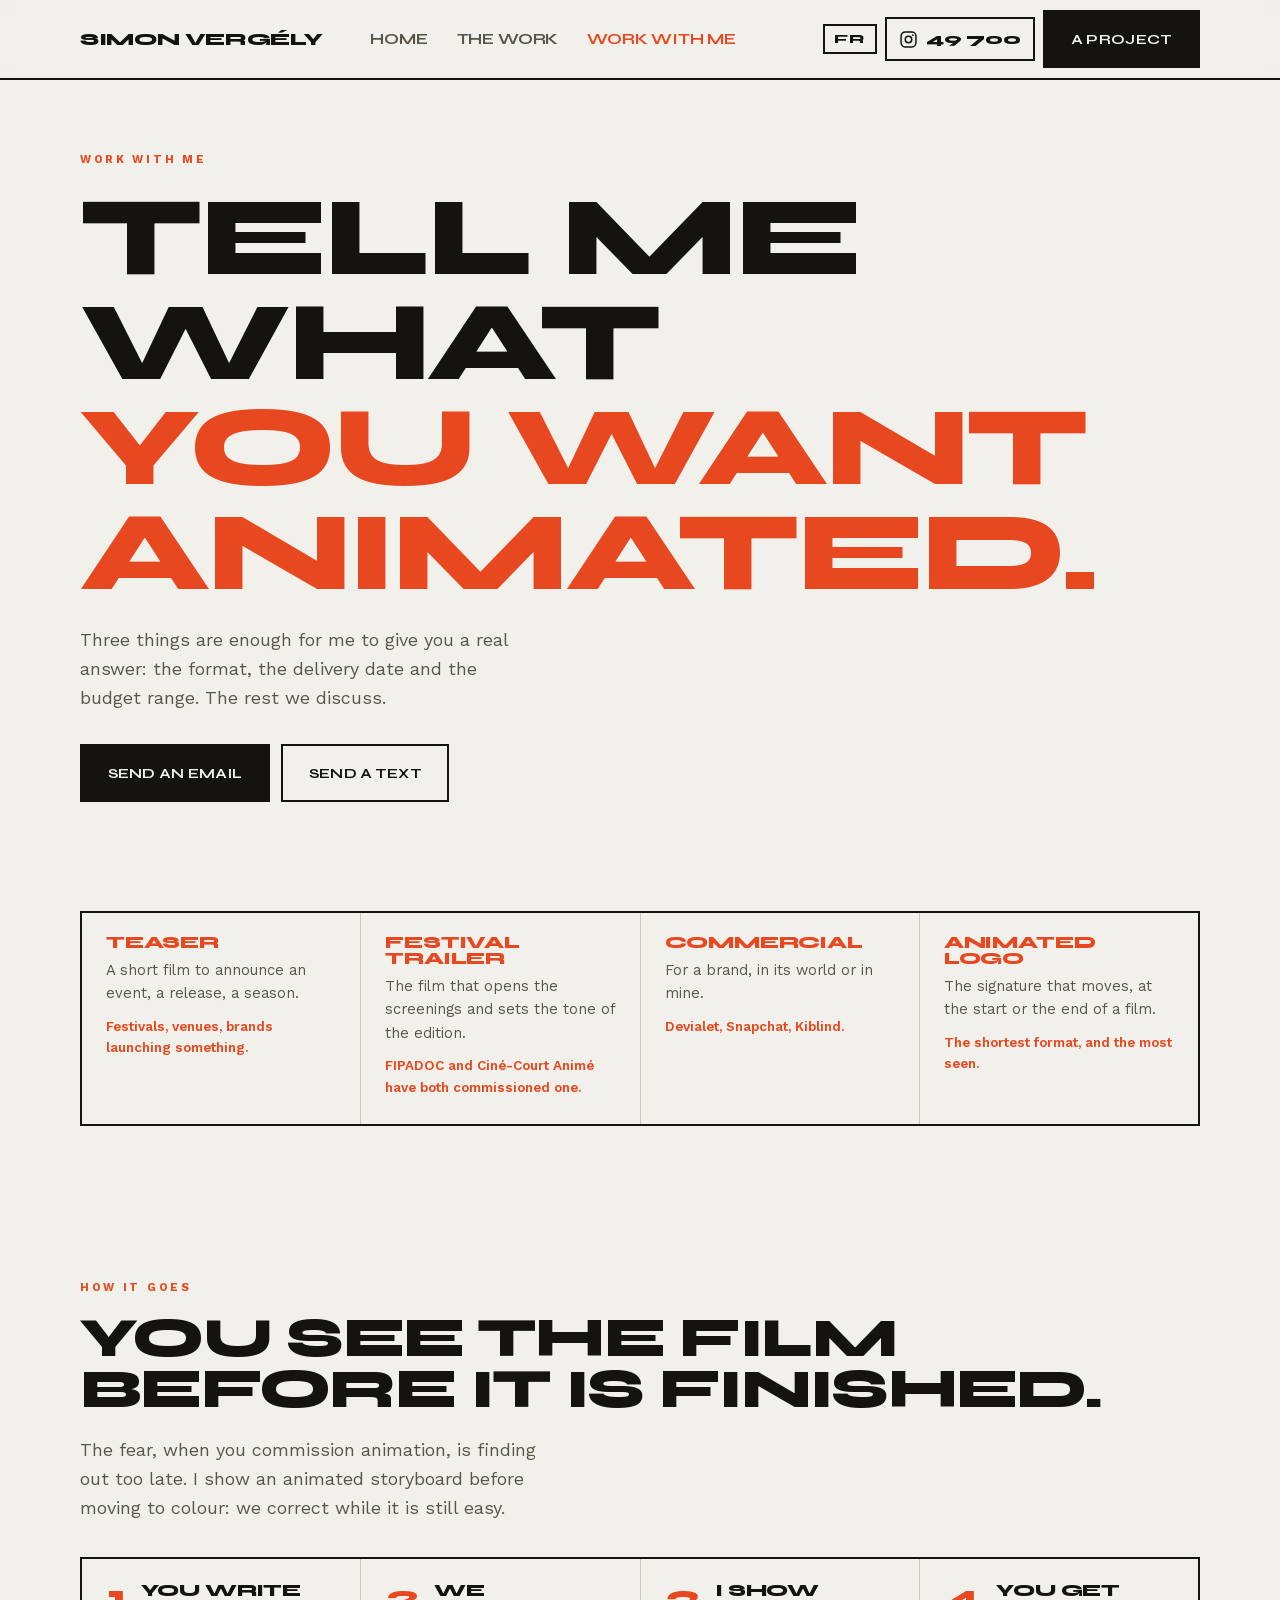
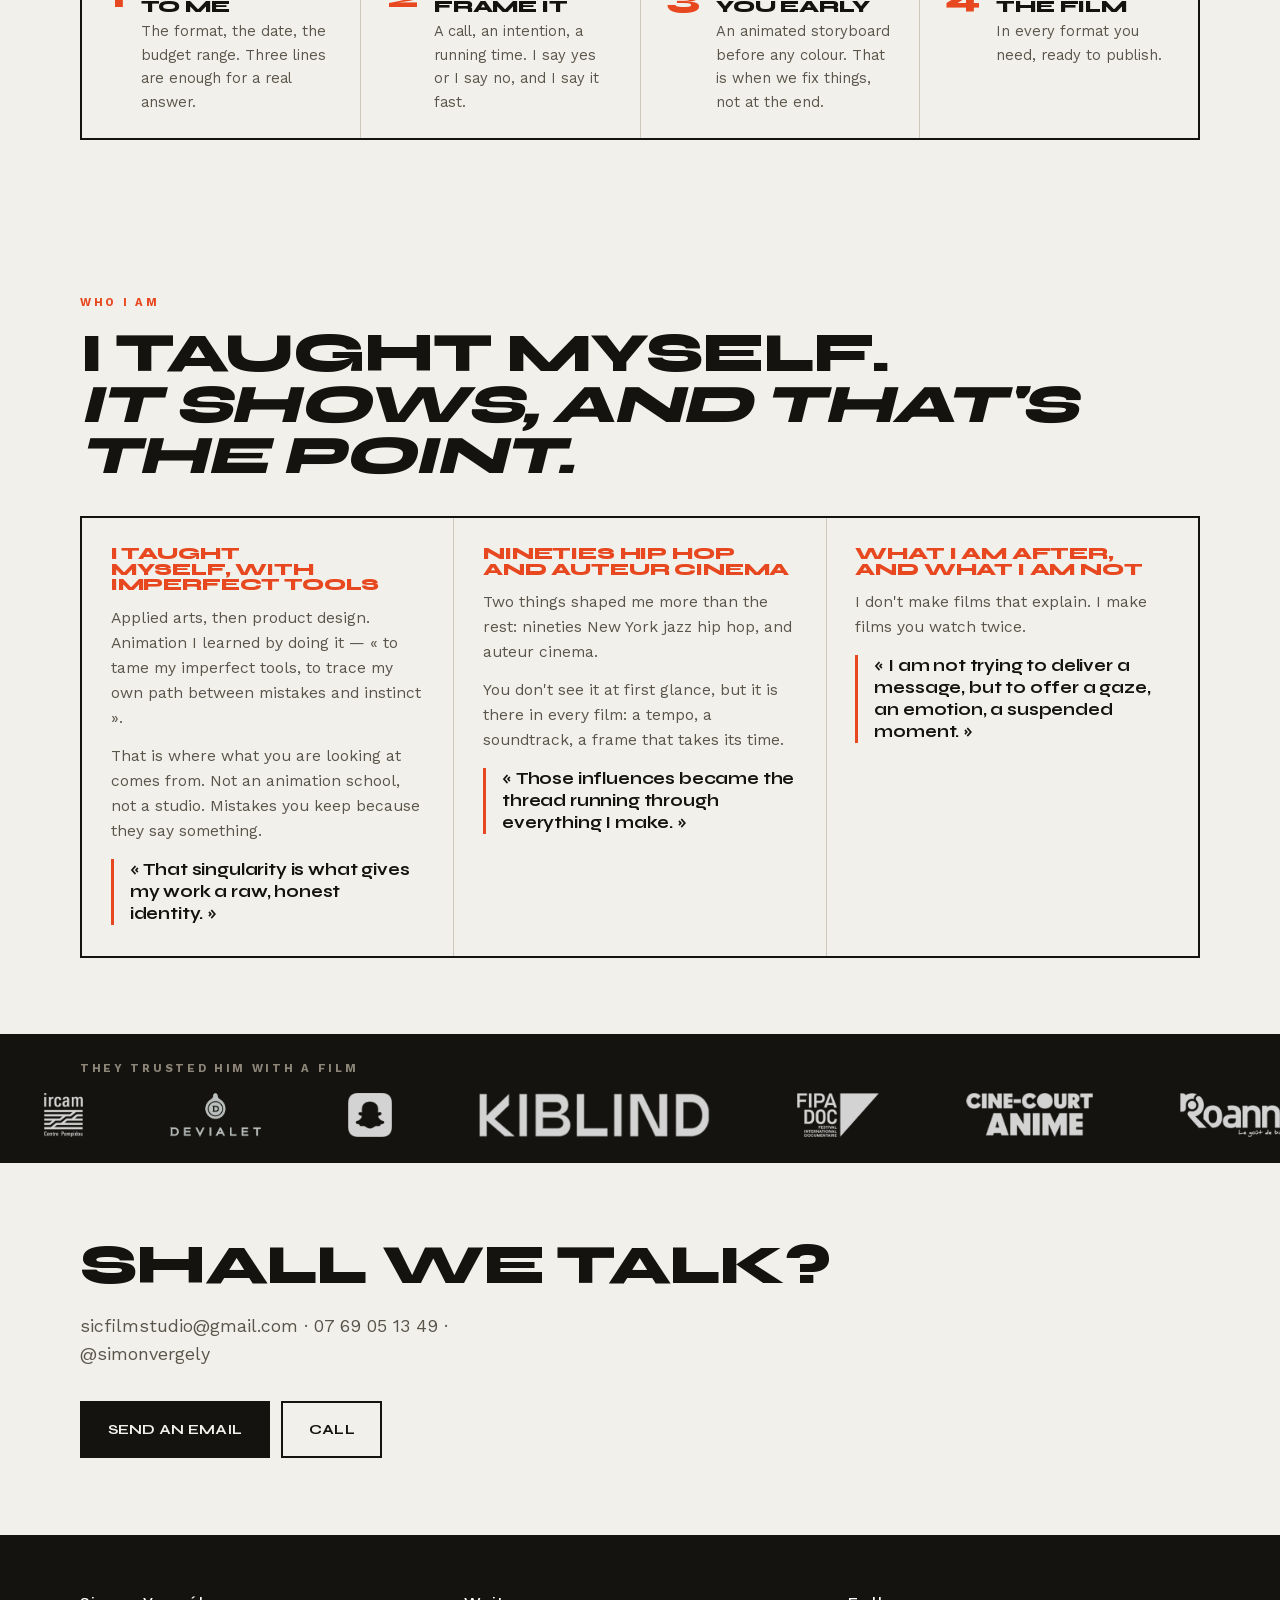
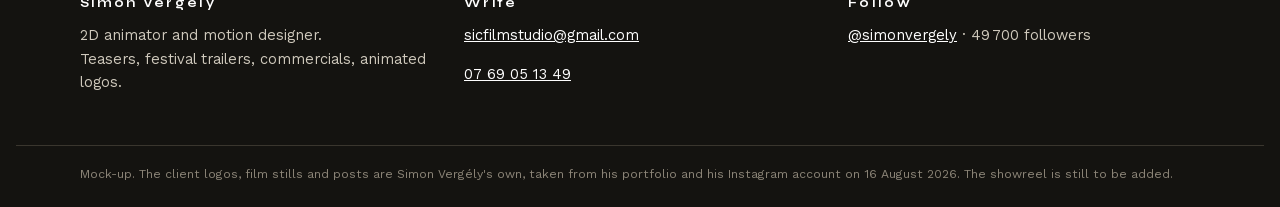
<file: site/en/ensemble.html>
<!doctype html><html lang="en"><head><meta charset="utf-8"><meta name="viewport" content="width=device-width,initial-scale=1"><title>Work with me — Simon Vergély — 2D animator and motion designer</title><meta name="description" content="Warped worlds, colours that shout. Teasers, festival trailers, commercials and animated logos. Ircam, Devialet, Snapchat."><meta name="theme-color" content="#F2F0EB"><link rel="alternate" hreflang="fr" href="../ensemble.html"><link rel="alternate" hreflang="x-default" href="../ensemble.html"><style>
@font-face{font-family:"Syne";src:url([data-uri]) format("woff2");
  font-weight:400 800;font-style:normal;font-display:swap}
@font-face{font-family:"Work";src:url([data-uri]) format("woff2");
  font-weight:300 700;font-style:normal;font-display:swap}

/* ============================================================
   SIMON VERGÉLY — animateur 2D. Sprint 1, 16/08/2026.

   LE SITE SE TAIT POUR QUE SON TRAVAIL CRIE.
   Son univers est violemment coloré : orange, rouge, vert saturés,
   contours épais. Si la page l'est aussi, les deux se battent. Le
   fond reste donc neutre, et la couleur n'appartient qu'à ses images.

   LE PRODUIT EST LE MÉDIA. Chez un animateur, une page immobile est
   une contre-démonstration. Le bandeau de clients tourne sans fin —
   c'est la seule chose qui bouge, et elle porte la preuve.
   ============================================================ */
:root{
  --papier:#F2F0EB; --papier-2:#E7E4DC; --encre:#141310; --encre-2:#5A554A;
  --trait:#CFC9BC; --vif:#E8481F;
  --titre:"Syne",Impact,sans-serif; --texte:"Work",-apple-system,Helvetica,sans-serif;
  --marge:clamp(1.15rem,5vw,4.5rem); --large:78rem;
}
*{box-sizing:border-box}
html{font-size:clamp(16.5px,.38vw+15px,18px);scroll-behavior:smooth}
body{margin:0;background:var(--papier);color:var(--encre);font-family:var(--texte);
  font-weight:400;line-height:1.6;-webkit-font-smoothing:antialiased;overflow-x:hidden}
h1,h2,h3{margin:0;font-family:var(--titre);font-weight:800;line-height:.94;
  letter-spacing:-.03em;text-wrap:balance;text-transform:uppercase}
h1{font-size:clamp(2.9rem,9vw,7rem)}
h2{font-size:clamp(1.9rem,4.6vw,3.4rem)}
h3{font-size:1.06rem;letter-spacing:-.01em}
p{margin:0 0 1em}
img{max-width:100%;display:block}
a{color:var(--encre)}
:focus-visible{outline:3px solid var(--vif);outline-offset:3px}

.sec{max-width:var(--large);margin-inline:auto;padding:clamp(2.8rem,6vw,5rem) var(--marge)}
.eti{display:block;font-size:.7rem;font-weight:700;letter-spacing:.24em;
  text-transform:uppercase;color:var(--vif);margin-bottom:1rem}
.chapeau{max-width:46ch;color:var(--encre-2);font-size:1.12rem;margin-top:1.3rem}

.b{display:inline-flex;align-items:center;gap:.6rem;text-decoration:none;
  font-family:var(--titre);font-weight:700;font-size:.9rem;letter-spacing:.02em;
  text-transform:uppercase;padding:.95rem 1.6rem;border:2.5px solid var(--encre);
  background:var(--encre);color:var(--papier);transition:.18s}
.b:hover{background:var(--vif);border-color:var(--vif)}
.b--nu{background:transparent;color:var(--encre)}
.b--nu:hover{background:var(--encre);color:var(--papier)}

/* ---------- en-tête ---------- */
.tete{position:sticky;top:0;z-index:50;background:rgba(242,240,235,.94);
  backdrop-filter:blur(8px);border-bottom:2.5px solid var(--encre)}
.tete__in{max-width:var(--large);margin-inline:auto;padding:.65rem var(--marge);
  display:flex;align-items:center;gap:1rem}
.marque{font-family:var(--titre);font-weight:800;font-size:1.12rem;letter-spacing:-.02em;
  text-transform:uppercase;text-decoration:none;color:var(--encre)}
.tete__act{margin-left:auto;display:flex;gap:.5rem;align-items:center}
/* LE COMPTEUR D'ABONNÉS.
   « 49 700 abonnés » en petit texte ne dit rien. Avec le logo et un
   chiffre qui monte à l'affichage, ça devient une preuve qu'on regarde.
   LE NOMBRE VIENT DE donnees/instagram.json, jamais d'ici. Une fois le
   compte relié, abonnes.py le relève quatre fois par jour et le site suit
   tout seul ; en attendant c'est le dernier relevé manuel, affiché avec
   sa date. L'animation ne fait que le compter, elle ne l'invente pas. */
.badge{display:inline-flex;align-items:center;gap:.5rem;text-decoration:none;
  color:var(--encre);border:2.5px solid var(--encre);padding:.42rem .8rem;
  transition:.18s;white-space:nowrap}
.badge:hover{background:var(--vif);border-color:var(--vif);color:#fff}
.badge svg{width:19px;height:19px;flex:0 0 auto}
.badge b{font-family:var(--titre);font-weight:800;font-size:1.02rem;
  letter-spacing:-.02em;font-variant-numeric:tabular-nums}
@media (max-width:560px){.badge{padding:.36rem .6rem}.badge b{font-size:.92rem}}

/* ---------- ouverture ---------- */
.ouv{padding-top:clamp(2.4rem,6vw,4.4rem)}
.ouv h1 em{font-style:normal;color:var(--vif)}
.ouv__act{display:flex;flex-wrap:wrap;gap:.7rem;margin-top:2rem}

/* ============================================================
   LE BANDEAU DE CLIENTS — demandé par le PO.
   Il tourne sans fin : la série est doublée dans le HTML, et
   l'animation translate d'exactement la moitié, donc la boucle
   est invisible. Il s'arrête au survol, parce qu'un logo qui
   intrigue doit pouvoir être lu.
   Ce n'est pas un clignotement mais une translation : aucune
   variation de luminosité plein cadre.
   ============================================================ */
.bandeau{background:var(--encre);border-block:2.5px solid var(--encre);
  padding:1.5rem 0;overflow:hidden}
.bandeau__t{max-width:var(--large);margin:0 auto .9rem;padding-inline:var(--marge);
  font-size:.7rem;font-weight:700;letter-spacing:.24em;text-transform:uppercase;
  color:#8C8578}
.piste{display:flex;width:max-content;animation:defile 42s linear infinite}
.bandeau:hover .piste,.bandeau:focus-within .piste{animation-play-state:paused}
@keyframes defile{from{transform:translateX(0)}to{transform:translateX(-50%)}}
.piste img{height:44px;width:auto;margin-inline:clamp(1.4rem,3.4vw,3.2rem);
  filter:invert(1) brightness(1.6);opacity:.82;flex:0 0 auto}
@media (max-width:600px){.piste img{height:34px}}
@media (prefers-reduced-motion:reduce){
  /* figé en grille : on ne prive personne de la preuve */
  .piste{animation:none;flex-wrap:wrap;width:100%;justify-content:center;gap:1.4rem 0}
  .piste img:nth-child(n+11){display:none}
}

/* ---------- la preuve ---------- */
.chiffres{display:grid;grid-template-columns:repeat(auto-fit,minmax(190px,1fr));
  gap:1px;background:var(--trait);border:2.5px solid var(--encre)}
.chiffre{background:var(--papier);padding:1.5rem 1.6rem}
.chiffre b{display:block;font-family:var(--titre);font-weight:800;
  font-size:clamp(2.2rem,5vw,3.2rem);line-height:1;letter-spacing:-.03em}
.chiffre span{font-size:.86rem;color:var(--encre-2)}

/* ---------- le travail ---------- */
.grille{display:grid;grid-template-columns:repeat(auto-fit,minmax(220px,1fr));
  gap:1px;background:var(--encre);border:2.5px solid var(--encre)}
.oeuvre{margin:0;position:relative;background:var(--papier);overflow:hidden}
.oeuvre img{width:100%;aspect-ratio:3/4;object-fit:cover;transition:transform .5s ease}
.oeuvre:hover img{transform:scale(1.05) rotate(-.7deg)}
.oeuvre figcaption{position:absolute;left:0;right:0;bottom:0;padding:1.6rem .8rem .6rem;
  font-size:.76rem;font-weight:600;letter-spacing:.04em;color:#fff;
  background:linear-gradient(180deg,transparent,rgba(10,9,7,.78))}

/* ---------- formats ---------- */
.formats{display:grid;grid-template-columns:repeat(auto-fit,minmax(240px,1fr));
  gap:1px;background:var(--trait);border:2.5px solid var(--encre);margin-top:2rem}
.format{background:var(--papier);padding:1.4rem 1.5rem 1.6rem}
.format h3{color:var(--vif)}
.format p{margin:.5rem 0 0;font-size:.92rem;color:var(--encre-2)}

/* ---------- le pied ---------- */
.pied{background:var(--encre);color:#CFC9BC;padding:clamp(2.4rem,5vw,3.6rem) 0 1.4rem;
  font-size:.92rem}
.pied__in{max-width:var(--large);margin-inline:auto;padding-inline:var(--marge);
  display:grid;grid-template-columns:repeat(auto-fit,minmax(13rem,1fr));gap:2rem}
.pied h4{font-family:var(--titre);color:#fff;font-size:.8rem;letter-spacing:.18em;
  margin:0 0 .7rem}
.pied a{color:#fff}
.pied__bas{max-width:var(--large);margin:2.2rem auto 0;padding:1.2rem var(--marge) 0;
  border-top:1px solid #3A362E;font-size:.76rem;color:#8C8578;line-height:1.6}

.pouce{position:fixed;left:0;right:0;bottom:0;z-index:60;display:none;gap:.5rem;
  padding:.55rem .7rem calc(.55rem + env(safe-area-inset-bottom));
  background:var(--papier);border-top:2.5px solid var(--encre)}
.pouce .b{flex:1;justify-content:center;font-size:.8rem;padding:.8rem .5rem}
@media (max-width:820px){.pouce{display:flex}body{padding-bottom:4.4rem}}
@media (prefers-reduced-motion:reduce){html{scroll-behavior:auto}
  .oeuvre:hover img{transform:none}}

/* ---------- la navigation ---------- */
.nav{display:none;gap:1.8rem;margin-left:2rem}
.nav a{font-family:var(--titre);font-weight:700;font-size:1rem;letter-spacing:-.01em;
  text-transform:uppercase;text-decoration:none;color:var(--encre-2);white-space:nowrap}
.nav a:hover,.nav a[aria-current]{color:var(--vif)}
@media (min-width:860px){.nav{display:flex}}

/* ============================================================
   LES REELS, JOUÉS SUR PLACE.
   Un aller-retour vers Instagram, c'est un visiteur perdu.
   ============================================================ */
/* Une rangée qui défile, pas une grille. En grille, cinq reels sur quatre
   colonnes laissent un orphelin seul sur la deuxième ligne — et l'intégration
   Instagram refuse de descendre sous 326 px, donc on ne peut pas les serrer.
   Le défilement horizontal reste DANS le cadre : la page, elle, ne bouge pas. */
.reels{display:flex;gap:1.1rem;margin-top:2rem;overflow-x:auto;
  scroll-snap-type:x proximity;padding-bottom:.9rem;
  scrollbar-color:var(--encre) var(--papier-2)}
.reel{flex:0 0 clamp(288px,80vw,336px);scroll-snap-align:start;
  margin:0;position:relative;background:var(--papier-2);
  border:2.5px solid var(--encre);overflow:hidden}
.reel iframe{width:100%;height:640px;border:0;display:block;background:#fff}
@media (max-width:640px){.reel iframe{height:560px}}
.reel--repli img{width:100%;aspect-ratio:3/4;object-fit:cover;display:block}
.reel--repli figcaption{padding:.7rem .8rem .9rem;font-size:.82rem;font-weight:600}
.reel--repli figcaption span{font-weight:400;color:var(--encre-2);font-size:.76rem}

/* ---------- le récit ---------- */
.chapitres{display:grid;grid-template-columns:repeat(auto-fit,minmax(19rem,1fr));
  gap:1px;background:var(--trait);border:2.5px solid var(--encre);margin-top:2.2rem}
.chap{background:var(--papier);padding:1.7rem 1.8rem 1.9rem;margin:0}
.chap h3{color:var(--vif);margin-bottom:.7rem}
.chap p{font-size:.98rem;color:var(--encre-2);margin:0 0 .8rem}
.chap blockquote{margin:1rem 0 0;padding-left:1rem;border-left:3px solid var(--vif);
  font-family:var(--titre);font-weight:700;font-size:1.06rem;line-height:1.3;
  color:var(--encre);text-transform:none;letter-spacing:-.01em}

/* ---------- les étapes ---------- */
.etapes{list-style:none;margin:2.2rem 0 0;padding:0;display:grid;
  grid-template-columns:repeat(auto-fit,minmax(15rem,1fr));gap:1px;
  background:var(--trait);border:2.5px solid var(--encre)}
.etapes li{background:var(--papier);padding:1.5rem 1.6rem;display:flex;gap:1rem;
  align-items:flex-start}
.etapes b{font-family:var(--titre);font-weight:800;font-size:2rem;line-height:.9;
  color:var(--vif);flex:0 0 auto}
.etapes h3{margin:0 0 .3rem}
.etapes p{margin:0;font-size:.92rem;color:var(--encre-2)}

/* ---------- la bascule de langue ---------- */
/* Deux lettres, dans l'en-tête, à côté du badge : visible sur téléphone où la
   navigation, elle, est repliée. Elle mène à la MÊME page dans l'autre langue. */
.langue{font-family:var(--titre);font-weight:800;font-size:.78rem;
  letter-spacing:.1em;color:var(--encre);text-decoration:none;
  padding:.42rem .58rem;border:2px solid var(--encre);line-height:1;
  transition:background .15s,color .15s}
.langue:hover,.langue:focus-visible{background:var(--encre);color:var(--papier)}
.langue--morte{opacity:.32;border-style:dashed}

.format__q{margin-top:.6rem!important;font-size:.84rem!important;
  color:var(--vif)!important;font-weight:600}
.grille--haute{grid-template-columns:repeat(auto-fit,minmax(min(240px,100%),1fr))}
</style></head><body>
<header class="tete"><div class="tete__in">
  <a class="marque" href="index.html">Simon Vergély</a>
  <nav class="nav"><a href="index.html">Home</a><a href="travail.html">The work</a><a href="ensemble.html" aria-current="page">Work with me</a></nav>
  <div class="tete__act">
    <a class="langue" href="../ensemble.html" hreflang="fr" title="Lire ce site en français">FR</a>
    <a class="badge" data-zone="instagram" data-zone-nom="Le nombre d'abonnes" data-zone-quoi="badge en haut a droite" href="https://www.instagram.com/simonvergely/" target="_blank"
       rel="noopener" title="Instagram followers">
      <svg viewBox="0 0 24 24" fill="none" stroke="currentColor" stroke-width="1.9"
           stroke-linecap="round" stroke-linejoin="round" aria-hidden="true">
        <rect x="2.6" y="2.6" width="18.8" height="18.8" rx="5.2"/>
        <circle cx="12" cy="12" r="4.1"/>
        <circle cx="17.5" cy="6.5" r="1.1" fill="currentColor" stroke="none"/></svg>
      <b data-compteur="49700">0</b></a>
    <a class="b" href="ensemble.html">A project</a>
  </div>
</div></header><main>
<section class="sec ouv">
  <span class="eti">Work with me</span>
  <h1>Tell me what<br><em>you want animated.</em></h1>
  <p class="chapeau">Three things are enough for me to give you a real answer: the format, the delivery date and the budget range. The rest we discuss.</p>
  <div class="ouv__act">
    <a class="b" href="mailto:sicfilmstudio@gmail.com?subject=Animation%20project&body=Format%3A%20%0ADeadline%3A%20%0ABudget%20range%3A%20%0A%0AThe%20project%20in%20two%20lines%3A%20">Send an email</a>
    <a class="b b--nu" href="sms:+33769051349?&body=Hi%20Simon%2C%20I%20have%20an%20animation%20project%3A%20">Send a text</a>
  </div>
</section>

<section class="sec" style="padding-top:0">
  <div class="formats" data-zone="histoire" data-zone-nom="Ce que je propose" data-zone-quoi="page Travailler ensemble"><div class="format"><h3>Teaser</h3><p>A short film to announce an event, a release, a season.</p><p class="format__q">Festivals, venues, brands launching something.</p></div><div class="format"><h3>Festival trailer</h3><p>The film that opens the screenings and sets the tone of the edition.</p><p class="format__q">FIPADOC and Ciné-Court Animé have both commissioned one.</p></div><div class="format"><h3>Commercial</h3><p>For a brand, in its world or in mine.</p><p class="format__q">Devialet, Snapchat, Kiblind.</p></div><div class="format"><h3>Animated logo</h3><p>The signature that moves, at the start or the end of a film.</p><p class="format__q">The shortest format, and the most seen.</p></div></div>
</section>

<section class="fond-2"><div class="sec">
  <span class="eti">How it goes</span>
  <h2>You see the film before it is finished.</h2>
  <p class="chapeau">The fear, when you commission animation, is finding out too late. I show an animated storyboard before moving to colour: we correct while it is still easy.</p>
  <ol class="etapes" data-zone="histoire" data-zone-nom="Comment ca se passe" data-zone-quoi="page Travailler ensemble"><li><b>1</b><div><h3>You write to me</h3><p>The format, the date, the budget range. Three lines are enough for a real answer.</p></div></li><li><b>2</b><div><h3>We frame it</h3><p>A call, an intention, a running time. I say yes or I say no, and I say it fast.</p></div></li><li><b>3</b><div><h3>I show you early</h3><p>An animated storyboard before any colour. That is when we fix things, not at the end.</p></div></li><li><b>4</b><div><h3>You get the film</h3><p>In every format you need, ready to publish.</p></div></li></ol>
</div></section>

<section class="sec">
  <span class="eti">Who I am</span>
  <h2>I taught myself.<br><em>It shows, and that&#x27;s the point.</em></h2>
  <div class="chapitres" data-zone="histoire" data-zone-nom="Qui je suis" data-zone-quoi="page Travailler ensemble"><article class="chap"><h3>I taught myself, with imperfect tools</h3><p>Applied arts, then product design. Animation I learned by doing it — « to tame my imperfect tools, to trace my own path between mistakes and instinct ».</p><p>That is where what you are looking at comes from. Not an animation school, not a studio. Mistakes you keep because they say something.</p><blockquote>«&nbsp;That singularity is what gives my work a raw, honest identity.&nbsp;»</blockquote></article><article class="chap"><h3>Nineties hip hop and auteur cinema</h3><p>Two things shaped me more than the rest: nineties New York jazz hip hop, and auteur cinema.</p><p>You don&#x27;t see it at first glance, but it is there in every film: a tempo, a soundtrack, a frame that takes its time.</p><blockquote>«&nbsp;Those influences became the thread running through everything I make.&nbsp;»</blockquote></article><article class="chap"><h3>What I am after, and what I am not</h3><p>I don&#x27;t make films that explain. I make films you watch twice.</p><blockquote>«&nbsp;I am not trying to deliver a message, but to offer a gaze, an emotion, a suspended moment.&nbsp;»</blockquote></article></div>
</section>


<div class="bandeau" data-zone="clients" data-zone-nom="Les logos clients" data-zone-quoi="bandeau qui defile, present sur les trois pages">
  <p class="bandeau__t">They trusted him with a film</p>
  <div class="piste"><img src="../assets/img/logo-ircam.png" alt="Ircam — Centre Pompidou" title="Ircam — Centre Pompidou" loading="lazy"><img src="../assets/img/logo-devialet.png" alt="Devialet" title="Devialet" loading="lazy"><img src="../assets/img/logo-snapchat.png" alt="Snapchat" title="Snapchat" loading="lazy"><img src="../assets/img/logo-kiblind.png" alt="Kiblind" title="Kiblind" loading="lazy"><img src="../assets/img/logo-fipadoc.png" alt="FIPADOC — Festival international documentaire" title="FIPADOC — Festival international documentaire" loading="lazy"><img src="../assets/img/logo-cine-court.png" alt="Ciné-Court Animé, Roanne" title="Ciné-Court Animé, Roanne" loading="lazy"><img src="../assets/img/logo-roanne.png" alt="Ville de Roanne" title="Ville de Roanne" loading="lazy"><img src="../assets/img/logo-bbd.png" alt="Boulazac Basket Dordogne" title="Boulazac Basket Dordogne" loading="lazy"><img src="../assets/img/logo-ricamarie.png" alt="Centre Culturel de la Ricamarie" title="Centre Culturel de la Ricamarie" loading="lazy"><img src="../assets/img/logo-squawk.png" alt="Squawk" title="Squawk" loading="lazy"><img src="../assets/img/logo-ircam.png" alt="Ircam — Centre Pompidou" title="Ircam — Centre Pompidou" loading="lazy"><img src="../assets/img/logo-devialet.png" alt="Devialet" title="Devialet" loading="lazy"><img src="../assets/img/logo-snapchat.png" alt="Snapchat" title="Snapchat" loading="lazy"><img src="../assets/img/logo-kiblind.png" alt="Kiblind" title="Kiblind" loading="lazy"><img src="../assets/img/logo-fipadoc.png" alt="FIPADOC — Festival international documentaire" title="FIPADOC — Festival international documentaire" loading="lazy"><img src="../assets/img/logo-cine-court.png" alt="Ciné-Court Animé, Roanne" title="Ciné-Court Animé, Roanne" loading="lazy"><img src="../assets/img/logo-roanne.png" alt="Ville de Roanne" title="Ville de Roanne" loading="lazy"><img src="../assets/img/logo-bbd.png" alt="Boulazac Basket Dordogne" title="Boulazac Basket Dordogne" loading="lazy"><img src="../assets/img/logo-ricamarie.png" alt="Centre Culturel de la Ricamarie" title="Centre Culturel de la Ricamarie" loading="lazy"><img src="../assets/img/logo-squawk.png" alt="Squawk" title="Squawk" loading="lazy"></div>
</div>

<section class="sec">
  <h2>Shall we talk?</h2>
  <p class="chapeau">sicfilmstudio@gmail.com · 07 69 05 13 49 · @simonvergely</p>
  <div class="ouv__act">
    <a class="b" href="mailto:sicfilmstudio@gmail.com?subject=Animation%20project&body=Format%3A%20%0ADeadline%3A%20%0ABudget%20range%3A%20%0A%0AThe%20project%20in%20two%20lines%3A%20">Send an email</a>
    <a class="b b--nu" href="tel:+33769051349">Call</a>
  </div>
</section>
</main>
<footer class="pied" data-zone="coordonnees" data-zone-nom="Mail, telephone, Instagram" data-zone-quoi="bas de chaque page"><div class="pied__in">
  <div><h4>Simon Vergély</h4><p>2D animator and motion designer.<br>
    Teasers, festival trailers, commercials, animated logos.</p></div>
  <div><h4>Write</h4>
    <p><a href="mailto:sicfilmstudio@gmail.com">sicfilmstudio@gmail.com</a></p>
    <p><a href="tel:+33769051349">07 69 05 13 49</a></p></div>
  <div><h4>Follow</h4>
    <p><a href="https://www.instagram.com/simonvergely/" target="_blank"
       rel="noopener">@simonvergely</a> · 49 700 followers</p></div>
</div>
<div class="pied__bas">Mock-up. The client logos, film stills and posts are Simon Vergély&#x27;s own, taken from his portfolio and his Instagram account on 16 August 2026. The showreel is still to be added.</div></footer><div class="pouce"><a class="b b--nu" href="travail.html">The work</a><a class="b" href="ensemble.html">A project</a></div><script>
/* LE COMPTEUR D'ABONNÉS.
   Il monte de zéro jusqu'au chiffre relevé, une seule fois, à l'apparition.
   C'EST UNE ANIMATION, PAS UN RELEVÉ EN DIRECT : le nombre vient des données,
   daté du 16/08/2026. Pour qu'il soit vraiment vivant il faut un jeton de
   l'API Instagram — voir le README.
   Respecte prefers-reduced-motion : le chiffre s'affiche d'emblée. */
(function(){
  var doux = matchMedia('(prefers-reduced-motion: reduce)').matches;
  function fmt(n){ return n.toLocaleString('fr-FR').replace(/\u202f|,/g,' '); }
  document.querySelectorAll('[data-compteur]').forEach(function(e){
    var cible = +e.dataset.compteur;
    if (doux) { e.textContent = fmt(cible); return; }
    var t0 = null, duree = 1400;
    function pas(t){
      if (!t0) t0 = t;
      var p = Math.min((t - t0) / duree, 1);
      e.textContent = fmt(Math.round(cible * (1 - Math.pow(1 - p, 3))));
      if (p < 1) requestAnimationFrame(pas);
    }
    var io = new IntersectionObserver(function(en){
      if (en[0].isIntersecting) { io.disconnect(); requestAnimationFrame(pas); }
    });
    io.observe(e);
  });
})();
</script><script>if(location.search.indexOf("editer")>-1){var e=document.createElement("script");e.src="../assets/editer.js";document.body.appendChild(e);}</script></body></html>
</file>
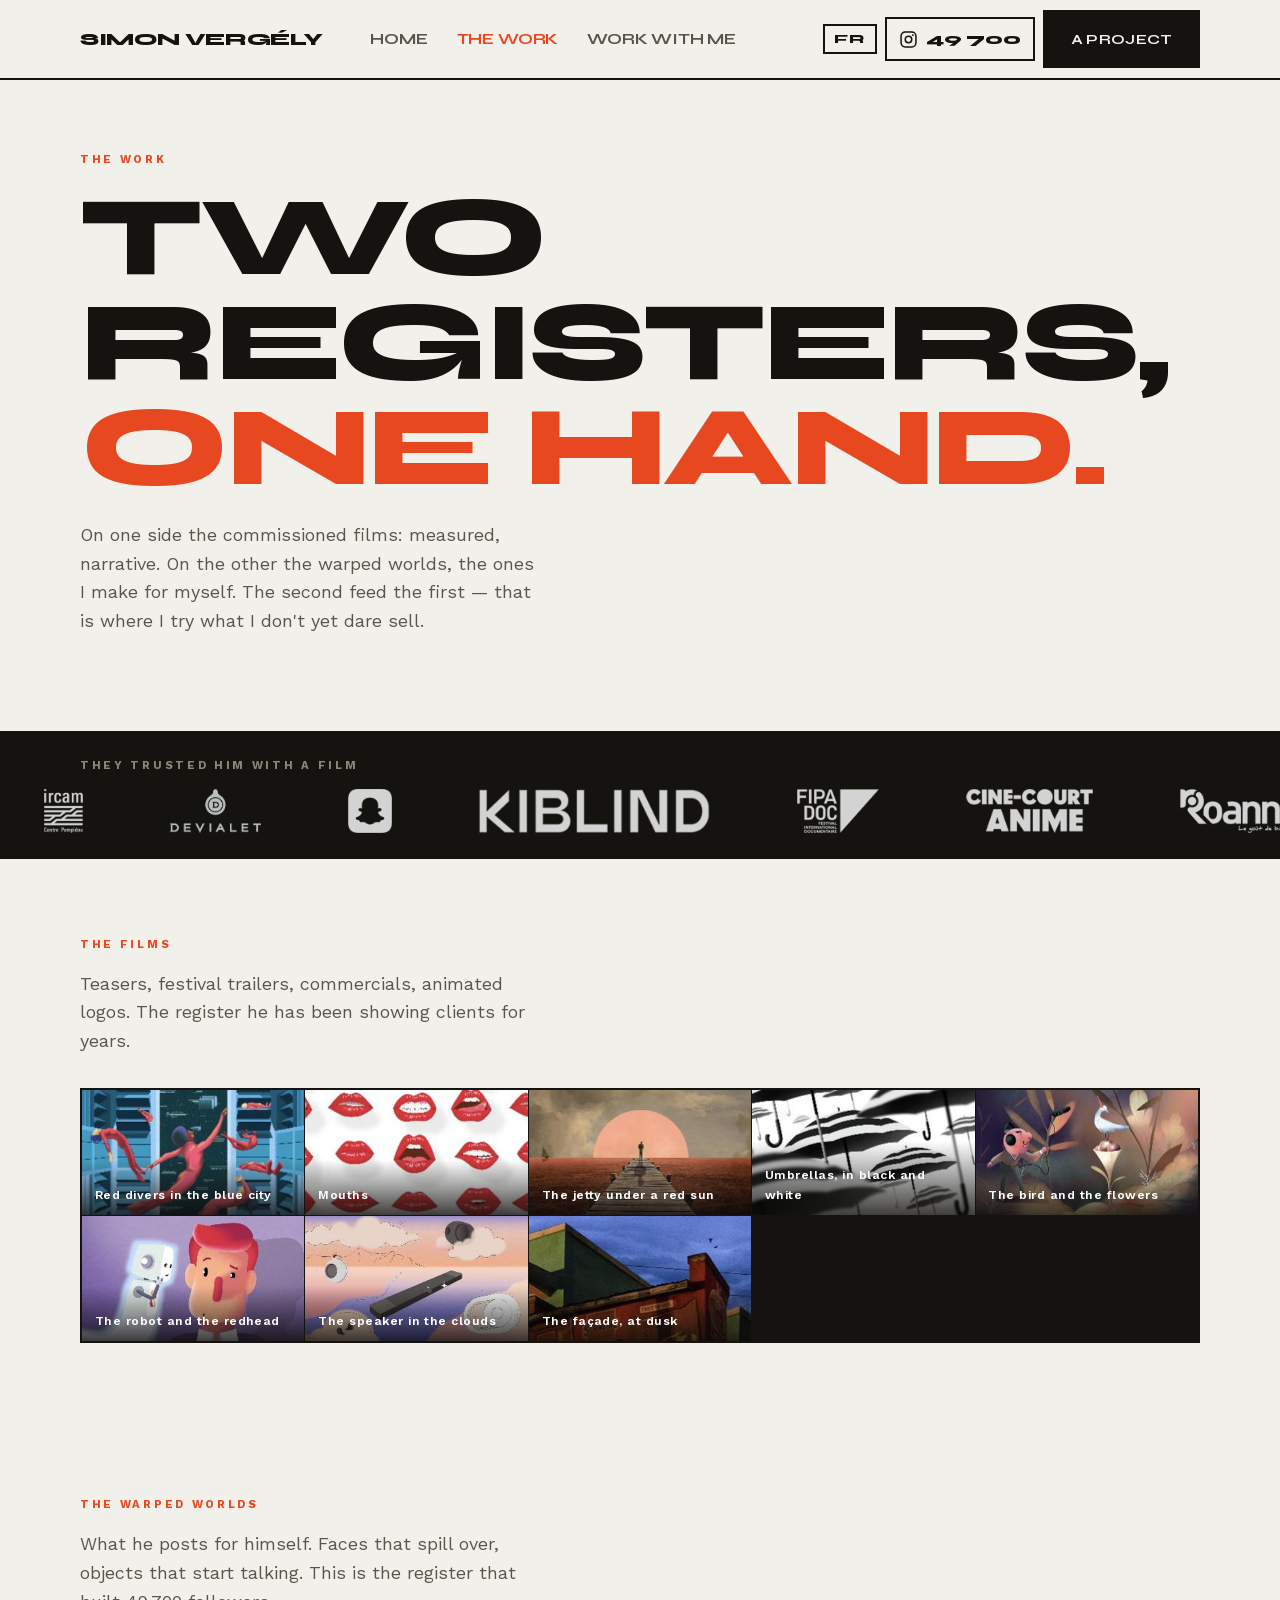
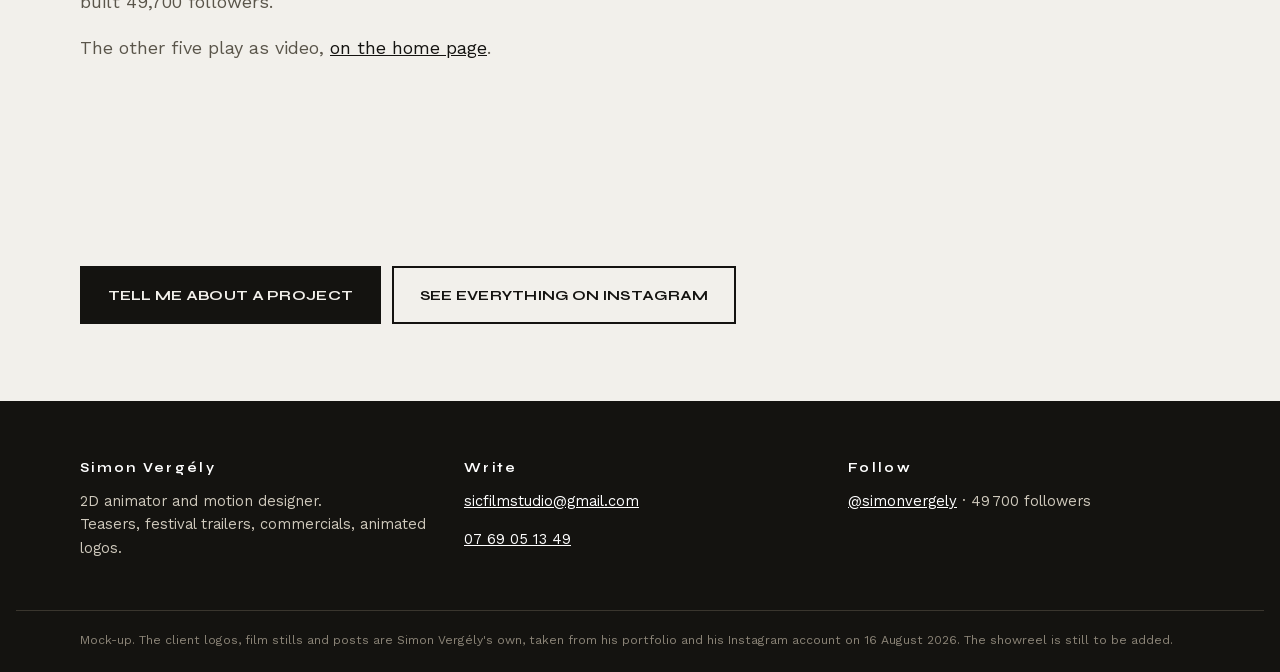
<file: site/en/travail.html>
<!doctype html><html lang="en"><head><meta charset="utf-8"><meta name="viewport" content="width=device-width,initial-scale=1"><title>The work — Simon Vergély — 2D animator and motion designer</title><meta name="description" content="Warped worlds, colours that shout. Teasers, festival trailers, commercials and animated logos. Ircam, Devialet, Snapchat."><meta name="theme-color" content="#F2F0EB"><link rel="alternate" hreflang="fr" href="../travail.html"><link rel="alternate" hreflang="x-default" href="../travail.html"><style>
@font-face{font-family:"Syne";src:url([data-uri]) format("woff2");
  font-weight:400 800;font-style:normal;font-display:swap}
@font-face{font-family:"Work";src:url([data-uri]) format("woff2");
  font-weight:300 700;font-style:normal;font-display:swap}

/* ============================================================
   SIMON VERGÉLY — animateur 2D. Sprint 1, 16/08/2026.

   LE SITE SE TAIT POUR QUE SON TRAVAIL CRIE.
   Son univers est violemment coloré : orange, rouge, vert saturés,
   contours épais. Si la page l'est aussi, les deux se battent. Le
   fond reste donc neutre, et la couleur n'appartient qu'à ses images.

   LE PRODUIT EST LE MÉDIA. Chez un animateur, une page immobile est
   une contre-démonstration. Le bandeau de clients tourne sans fin —
   c'est la seule chose qui bouge, et elle porte la preuve.
   ============================================================ */
:root{
  --papier:#F2F0EB; --papier-2:#E7E4DC; --encre:#141310; --encre-2:#5A554A;
  --trait:#CFC9BC; --vif:#E8481F;
  --titre:"Syne",Impact,sans-serif; --texte:"Work",-apple-system,Helvetica,sans-serif;
  --marge:clamp(1.15rem,5vw,4.5rem); --large:78rem;
}
*{box-sizing:border-box}
html{font-size:clamp(16.5px,.38vw+15px,18px);scroll-behavior:smooth}
body{margin:0;background:var(--papier);color:var(--encre);font-family:var(--texte);
  font-weight:400;line-height:1.6;-webkit-font-smoothing:antialiased;overflow-x:hidden}
h1,h2,h3{margin:0;font-family:var(--titre);font-weight:800;line-height:.94;
  letter-spacing:-.03em;text-wrap:balance;text-transform:uppercase}
h1{font-size:clamp(2.9rem,9vw,7rem)}
h2{font-size:clamp(1.9rem,4.6vw,3.4rem)}
h3{font-size:1.06rem;letter-spacing:-.01em}
p{margin:0 0 1em}
img{max-width:100%;display:block}
a{color:var(--encre)}
:focus-visible{outline:3px solid var(--vif);outline-offset:3px}

.sec{max-width:var(--large);margin-inline:auto;padding:clamp(2.8rem,6vw,5rem) var(--marge)}
.eti{display:block;font-size:.7rem;font-weight:700;letter-spacing:.24em;
  text-transform:uppercase;color:var(--vif);margin-bottom:1rem}
.chapeau{max-width:46ch;color:var(--encre-2);font-size:1.12rem;margin-top:1.3rem}

.b{display:inline-flex;align-items:center;gap:.6rem;text-decoration:none;
  font-family:var(--titre);font-weight:700;font-size:.9rem;letter-spacing:.02em;
  text-transform:uppercase;padding:.95rem 1.6rem;border:2.5px solid var(--encre);
  background:var(--encre);color:var(--papier);transition:.18s}
.b:hover{background:var(--vif);border-color:var(--vif)}
.b--nu{background:transparent;color:var(--encre)}
.b--nu:hover{background:var(--encre);color:var(--papier)}

/* ---------- en-tête ---------- */
.tete{position:sticky;top:0;z-index:50;background:rgba(242,240,235,.94);
  backdrop-filter:blur(8px);border-bottom:2.5px solid var(--encre)}
.tete__in{max-width:var(--large);margin-inline:auto;padding:.65rem var(--marge);
  display:flex;align-items:center;gap:1rem}
.marque{font-family:var(--titre);font-weight:800;font-size:1.12rem;letter-spacing:-.02em;
  text-transform:uppercase;text-decoration:none;color:var(--encre)}
.tete__act{margin-left:auto;display:flex;gap:.5rem;align-items:center}
/* LE COMPTEUR D'ABONNÉS.
   « 49 700 abonnés » en petit texte ne dit rien. Avec le logo et un
   chiffre qui monte à l'affichage, ça devient une preuve qu'on regarde.
   LE NOMBRE VIENT DE donnees/instagram.json, jamais d'ici. Une fois le
   compte relié, abonnes.py le relève quatre fois par jour et le site suit
   tout seul ; en attendant c'est le dernier relevé manuel, affiché avec
   sa date. L'animation ne fait que le compter, elle ne l'invente pas. */
.badge{display:inline-flex;align-items:center;gap:.5rem;text-decoration:none;
  color:var(--encre);border:2.5px solid var(--encre);padding:.42rem .8rem;
  transition:.18s;white-space:nowrap}
.badge:hover{background:var(--vif);border-color:var(--vif);color:#fff}
.badge svg{width:19px;height:19px;flex:0 0 auto}
.badge b{font-family:var(--titre);font-weight:800;font-size:1.02rem;
  letter-spacing:-.02em;font-variant-numeric:tabular-nums}
@media (max-width:560px){.badge{padding:.36rem .6rem}.badge b{font-size:.92rem}}

/* ---------- ouverture ---------- */
.ouv{padding-top:clamp(2.4rem,6vw,4.4rem)}
.ouv h1 em{font-style:normal;color:var(--vif)}
.ouv__act{display:flex;flex-wrap:wrap;gap:.7rem;margin-top:2rem}

/* ============================================================
   LE BANDEAU DE CLIENTS — demandé par le PO.
   Il tourne sans fin : la série est doublée dans le HTML, et
   l'animation translate d'exactement la moitié, donc la boucle
   est invisible. Il s'arrête au survol, parce qu'un logo qui
   intrigue doit pouvoir être lu.
   Ce n'est pas un clignotement mais une translation : aucune
   variation de luminosité plein cadre.
   ============================================================ */
.bandeau{background:var(--encre);border-block:2.5px solid var(--encre);
  padding:1.5rem 0;overflow:hidden}
.bandeau__t{max-width:var(--large);margin:0 auto .9rem;padding-inline:var(--marge);
  font-size:.7rem;font-weight:700;letter-spacing:.24em;text-transform:uppercase;
  color:#8C8578}
.piste{display:flex;width:max-content;animation:defile 42s linear infinite}
.bandeau:hover .piste,.bandeau:focus-within .piste{animation-play-state:paused}
@keyframes defile{from{transform:translateX(0)}to{transform:translateX(-50%)}}
.piste img{height:44px;width:auto;margin-inline:clamp(1.4rem,3.4vw,3.2rem);
  filter:invert(1) brightness(1.6);opacity:.82;flex:0 0 auto}
@media (max-width:600px){.piste img{height:34px}}
@media (prefers-reduced-motion:reduce){
  /* figé en grille : on ne prive personne de la preuve */
  .piste{animation:none;flex-wrap:wrap;width:100%;justify-content:center;gap:1.4rem 0}
  .piste img:nth-child(n+11){display:none}
}

/* ---------- la preuve ---------- */
.chiffres{display:grid;grid-template-columns:repeat(auto-fit,minmax(190px,1fr));
  gap:1px;background:var(--trait);border:2.5px solid var(--encre)}
.chiffre{background:var(--papier);padding:1.5rem 1.6rem}
.chiffre b{display:block;font-family:var(--titre);font-weight:800;
  font-size:clamp(2.2rem,5vw,3.2rem);line-height:1;letter-spacing:-.03em}
.chiffre span{font-size:.86rem;color:var(--encre-2)}

/* ---------- le travail ---------- */
.grille{display:grid;grid-template-columns:repeat(auto-fit,minmax(220px,1fr));
  gap:1px;background:var(--encre);border:2.5px solid var(--encre)}
.oeuvre{margin:0;position:relative;background:var(--papier);overflow:hidden}
.oeuvre img{width:100%;aspect-ratio:3/4;object-fit:cover;transition:transform .5s ease}
.oeuvre:hover img{transform:scale(1.05) rotate(-.7deg)}
.oeuvre figcaption{position:absolute;left:0;right:0;bottom:0;padding:1.6rem .8rem .6rem;
  font-size:.76rem;font-weight:600;letter-spacing:.04em;color:#fff;
  background:linear-gradient(180deg,transparent,rgba(10,9,7,.78))}

/* ---------- formats ---------- */
.formats{display:grid;grid-template-columns:repeat(auto-fit,minmax(240px,1fr));
  gap:1px;background:var(--trait);border:2.5px solid var(--encre);margin-top:2rem}
.format{background:var(--papier);padding:1.4rem 1.5rem 1.6rem}
.format h3{color:var(--vif)}
.format p{margin:.5rem 0 0;font-size:.92rem;color:var(--encre-2)}

/* ---------- le pied ---------- */
.pied{background:var(--encre);color:#CFC9BC;padding:clamp(2.4rem,5vw,3.6rem) 0 1.4rem;
  font-size:.92rem}
.pied__in{max-width:var(--large);margin-inline:auto;padding-inline:var(--marge);
  display:grid;grid-template-columns:repeat(auto-fit,minmax(13rem,1fr));gap:2rem}
.pied h4{font-family:var(--titre);color:#fff;font-size:.8rem;letter-spacing:.18em;
  margin:0 0 .7rem}
.pied a{color:#fff}
.pied__bas{max-width:var(--large);margin:2.2rem auto 0;padding:1.2rem var(--marge) 0;
  border-top:1px solid #3A362E;font-size:.76rem;color:#8C8578;line-height:1.6}

.pouce{position:fixed;left:0;right:0;bottom:0;z-index:60;display:none;gap:.5rem;
  padding:.55rem .7rem calc(.55rem + env(safe-area-inset-bottom));
  background:var(--papier);border-top:2.5px solid var(--encre)}
.pouce .b{flex:1;justify-content:center;font-size:.8rem;padding:.8rem .5rem}
@media (max-width:820px){.pouce{display:flex}body{padding-bottom:4.4rem}}
@media (prefers-reduced-motion:reduce){html{scroll-behavior:auto}
  .oeuvre:hover img{transform:none}}

/* ---------- la navigation ---------- */
.nav{display:none;gap:1.8rem;margin-left:2rem}
.nav a{font-family:var(--titre);font-weight:700;font-size:1rem;letter-spacing:-.01em;
  text-transform:uppercase;text-decoration:none;color:var(--encre-2);white-space:nowrap}
.nav a:hover,.nav a[aria-current]{color:var(--vif)}
@media (min-width:860px){.nav{display:flex}}

/* ============================================================
   LES REELS, JOUÉS SUR PLACE.
   Un aller-retour vers Instagram, c'est un visiteur perdu.
   ============================================================ */
/* Une rangée qui défile, pas une grille. En grille, cinq reels sur quatre
   colonnes laissent un orphelin seul sur la deuxième ligne — et l'intégration
   Instagram refuse de descendre sous 326 px, donc on ne peut pas les serrer.
   Le défilement horizontal reste DANS le cadre : la page, elle, ne bouge pas. */
.reels{display:flex;gap:1.1rem;margin-top:2rem;overflow-x:auto;
  scroll-snap-type:x proximity;padding-bottom:.9rem;
  scrollbar-color:var(--encre) var(--papier-2)}
.reel{flex:0 0 clamp(288px,80vw,336px);scroll-snap-align:start;
  margin:0;position:relative;background:var(--papier-2);
  border:2.5px solid var(--encre);overflow:hidden}
.reel iframe{width:100%;height:640px;border:0;display:block;background:#fff}
@media (max-width:640px){.reel iframe{height:560px}}
.reel--repli img{width:100%;aspect-ratio:3/4;object-fit:cover;display:block}
.reel--repli figcaption{padding:.7rem .8rem .9rem;font-size:.82rem;font-weight:600}
.reel--repli figcaption span{font-weight:400;color:var(--encre-2);font-size:.76rem}

/* ---------- le récit ---------- */
.chapitres{display:grid;grid-template-columns:repeat(auto-fit,minmax(19rem,1fr));
  gap:1px;background:var(--trait);border:2.5px solid var(--encre);margin-top:2.2rem}
.chap{background:var(--papier);padding:1.7rem 1.8rem 1.9rem;margin:0}
.chap h3{color:var(--vif);margin-bottom:.7rem}
.chap p{font-size:.98rem;color:var(--encre-2);margin:0 0 .8rem}
.chap blockquote{margin:1rem 0 0;padding-left:1rem;border-left:3px solid var(--vif);
  font-family:var(--titre);font-weight:700;font-size:1.06rem;line-height:1.3;
  color:var(--encre);text-transform:none;letter-spacing:-.01em}

/* ---------- les étapes ---------- */
.etapes{list-style:none;margin:2.2rem 0 0;padding:0;display:grid;
  grid-template-columns:repeat(auto-fit,minmax(15rem,1fr));gap:1px;
  background:var(--trait);border:2.5px solid var(--encre)}
.etapes li{background:var(--papier);padding:1.5rem 1.6rem;display:flex;gap:1rem;
  align-items:flex-start}
.etapes b{font-family:var(--titre);font-weight:800;font-size:2rem;line-height:.9;
  color:var(--vif);flex:0 0 auto}
.etapes h3{margin:0 0 .3rem}
.etapes p{margin:0;font-size:.92rem;color:var(--encre-2)}

/* ---------- la bascule de langue ---------- */
/* Deux lettres, dans l'en-tête, à côté du badge : visible sur téléphone où la
   navigation, elle, est repliée. Elle mène à la MÊME page dans l'autre langue. */
.langue{font-family:var(--titre);font-weight:800;font-size:.78rem;
  letter-spacing:.1em;color:var(--encre);text-decoration:none;
  padding:.42rem .58rem;border:2px solid var(--encre);line-height:1;
  transition:background .15s,color .15s}
.langue:hover,.langue:focus-visible{background:var(--encre);color:var(--papier)}
.langue--morte{opacity:.32;border-style:dashed}

.format__q{margin-top:.6rem!important;font-size:.84rem!important;
  color:var(--vif)!important;font-weight:600}
.grille--haute{grid-template-columns:repeat(auto-fit,minmax(min(240px,100%),1fr))}
</style></head><body>
<header class="tete"><div class="tete__in">
  <a class="marque" href="index.html">Simon Vergély</a>
  <nav class="nav"><a href="index.html">Home</a><a href="travail.html" aria-current="page">The work</a><a href="ensemble.html">Work with me</a></nav>
  <div class="tete__act">
    <a class="langue" href="../travail.html" hreflang="fr" title="Lire ce site en français">FR</a>
    <a class="badge" data-zone="instagram" data-zone-nom="Le nombre d'abonnes" data-zone-quoi="badge en haut a droite" href="https://www.instagram.com/simonvergely/" target="_blank"
       rel="noopener" title="Instagram followers">
      <svg viewBox="0 0 24 24" fill="none" stroke="currentColor" stroke-width="1.9"
           stroke-linecap="round" stroke-linejoin="round" aria-hidden="true">
        <rect x="2.6" y="2.6" width="18.8" height="18.8" rx="5.2"/>
        <circle cx="12" cy="12" r="4.1"/>
        <circle cx="17.5" cy="6.5" r="1.1" fill="currentColor" stroke="none"/></svg>
      <b data-compteur="49700">0</b></a>
    <a class="b" href="ensemble.html">A project</a>
  </div>
</div></header><main>
<section class="sec ouv">
  <span class="eti">The work</span>
  <h1>Two registers,<br><em>one hand.</em></h1>
  <p class="chapeau">On one side the commissioned films: measured, narrative. On the other the warped worlds, the ones I make for myself. The second feed the first — that is where I try what I don&#x27;t yet dare sell.</p>
</section>


<div class="bandeau" data-zone="clients" data-zone-nom="Les logos clients" data-zone-quoi="bandeau qui defile, present sur les trois pages">
  <p class="bandeau__t">They trusted him with a film</p>
  <div class="piste"><img src="../assets/img/logo-ircam.png" alt="Ircam — Centre Pompidou" title="Ircam — Centre Pompidou" loading="lazy"><img src="../assets/img/logo-devialet.png" alt="Devialet" title="Devialet" loading="lazy"><img src="../assets/img/logo-snapchat.png" alt="Snapchat" title="Snapchat" loading="lazy"><img src="../assets/img/logo-kiblind.png" alt="Kiblind" title="Kiblind" loading="lazy"><img src="../assets/img/logo-fipadoc.png" alt="FIPADOC — Festival international documentaire" title="FIPADOC — Festival international documentaire" loading="lazy"><img src="../assets/img/logo-cine-court.png" alt="Ciné-Court Animé, Roanne" title="Ciné-Court Animé, Roanne" loading="lazy"><img src="../assets/img/logo-roanne.png" alt="Ville de Roanne" title="Ville de Roanne" loading="lazy"><img src="../assets/img/logo-bbd.png" alt="Boulazac Basket Dordogne" title="Boulazac Basket Dordogne" loading="lazy"><img src="../assets/img/logo-ricamarie.png" alt="Centre Culturel de la Ricamarie" title="Centre Culturel de la Ricamarie" loading="lazy"><img src="../assets/img/logo-squawk.png" alt="Squawk" title="Squawk" loading="lazy"><img src="../assets/img/logo-ircam.png" alt="Ircam — Centre Pompidou" title="Ircam — Centre Pompidou" loading="lazy"><img src="../assets/img/logo-devialet.png" alt="Devialet" title="Devialet" loading="lazy"><img src="../assets/img/logo-snapchat.png" alt="Snapchat" title="Snapchat" loading="lazy"><img src="../assets/img/logo-kiblind.png" alt="Kiblind" title="Kiblind" loading="lazy"><img src="../assets/img/logo-fipadoc.png" alt="FIPADOC — Festival international documentaire" title="FIPADOC — Festival international documentaire" loading="lazy"><img src="../assets/img/logo-cine-court.png" alt="Ciné-Court Animé, Roanne" title="Ciné-Court Animé, Roanne" loading="lazy"><img src="../assets/img/logo-roanne.png" alt="Ville de Roanne" title="Ville de Roanne" loading="lazy"><img src="../assets/img/logo-bbd.png" alt="Boulazac Basket Dordogne" title="Boulazac Basket Dordogne" loading="lazy"><img src="../assets/img/logo-ricamarie.png" alt="Centre Culturel de la Ricamarie" title="Centre Culturel de la Ricamarie" loading="lazy"><img src="../assets/img/logo-squawk.png" alt="Squawk" title="Squawk" loading="lazy"></div>
</div>

<section class="sec">
<span class="eti">The films</span>
<p class="chapeau" style="margin-top:0">Teasers, festival trailers, commercials, animated logos. The register he has been showing clients for years.</p>
<div class="grille" style="margin-top:2rem" data-zone="travaux" data-zone-nom="Les films" data-zone-quoi="page Travail, en paysage"><figure class="oeuvre"><img src="../assets/img/film-plongeurs.jpg" alt="Red divers in the blue city" style="aspect-ratio:16/9" loading="lazy"><figcaption>Red divers in the blue city</figcaption></figure><figure class="oeuvre"><img src="../assets/img/film-bouches.jpg" alt="Mouths" style="aspect-ratio:16/9" loading="lazy"><figcaption>Mouths</figcaption></figure><figure class="oeuvre"><img src="../assets/img/film-ponton.jpg" alt="The jetty under a red sun" style="aspect-ratio:16/9" loading="lazy"><figcaption>The jetty under a red sun</figcaption></figure><figure class="oeuvre"><img src="../assets/img/film-parapluies.jpg" alt="Umbrellas, in black and white" style="aspect-ratio:16/9" loading="lazy"><figcaption>Umbrellas, in black and white</figcaption></figure><figure class="oeuvre"><img src="../assets/img/film-foret.jpg" alt="The bird and the flowers" style="aspect-ratio:16/9" loading="lazy"><figcaption>The bird and the flowers</figcaption></figure><figure class="oeuvre"><img src="../assets/img/film-robot-rouquin.jpg" alt="The robot and the redhead" style="aspect-ratio:16/9" loading="lazy"><figcaption>The robot and the redhead</figcaption></figure><figure class="oeuvre"><img src="../assets/img/film-enceinte.jpg" alt="The speaker in the clouds" style="aspect-ratio:16/9" loading="lazy"><figcaption>The speaker in the clouds</figcaption></figure><figure class="oeuvre"><img src="../assets/img/film-supreme.jpg" alt="The façade, at dusk" style="aspect-ratio:16/9" loading="lazy"><figcaption>The façade, at dusk</figcaption></figure></div></section>

<section class="fond-2"><div class="sec">
  <span class="eti">The warped worlds</span>
  <p class="chapeau" style="margin-top:0">What he posts for himself. Faces that spill over, objects that start talking. This is the register that built 49,700 followers.</p>
  <p class="chapeau" style="margin-top:.9rem">The other five play as video,
    <a href="index.html">on the home page</a>.</p>
</div></section>

<section class="sec">
  <div class="ouv__act"><a class="b" href="ensemble.html">Tell me about a project</a>
  <a class="b b--nu" href="https://www.instagram.com/simonvergely/" target="_blank"
     rel="noopener">See everything on Instagram</a></div>
</section>
</main>
<footer class="pied" data-zone="coordonnees" data-zone-nom="Mail, telephone, Instagram" data-zone-quoi="bas de chaque page"><div class="pied__in">
  <div><h4>Simon Vergély</h4><p>2D animator and motion designer.<br>
    Teasers, festival trailers, commercials, animated logos.</p></div>
  <div><h4>Write</h4>
    <p><a href="mailto:sicfilmstudio@gmail.com">sicfilmstudio@gmail.com</a></p>
    <p><a href="tel:+33769051349">07 69 05 13 49</a></p></div>
  <div><h4>Follow</h4>
    <p><a href="https://www.instagram.com/simonvergely/" target="_blank"
       rel="noopener">@simonvergely</a> · 49 700 followers</p></div>
</div>
<div class="pied__bas">Mock-up. The client logos, film stills and posts are Simon Vergély&#x27;s own, taken from his portfolio and his Instagram account on 16 August 2026. The showreel is still to be added.</div></footer><div class="pouce"><a class="b b--nu" href="travail.html">The work</a><a class="b" href="ensemble.html">A project</a></div><script>
/* LE COMPTEUR D'ABONNÉS.
   Il monte de zéro jusqu'au chiffre relevé, une seule fois, à l'apparition.
   C'EST UNE ANIMATION, PAS UN RELEVÉ EN DIRECT : le nombre vient des données,
   daté du 16/08/2026. Pour qu'il soit vraiment vivant il faut un jeton de
   l'API Instagram — voir le README.
   Respecte prefers-reduced-motion : le chiffre s'affiche d'emblée. */
(function(){
  var doux = matchMedia('(prefers-reduced-motion: reduce)').matches;
  function fmt(n){ return n.toLocaleString('fr-FR').replace(/\u202f|,/g,' '); }
  document.querySelectorAll('[data-compteur]').forEach(function(e){
    var cible = +e.dataset.compteur;
    if (doux) { e.textContent = fmt(cible); return; }
    var t0 = null, duree = 1400;
    function pas(t){
      if (!t0) t0 = t;
      var p = Math.min((t - t0) / duree, 1);
      e.textContent = fmt(Math.round(cible * (1 - Math.pow(1 - p, 3))));
      if (p < 1) requestAnimationFrame(pas);
    }
    var io = new IntersectionObserver(function(en){
      if (en[0].isIntersecting) { io.disconnect(); requestAnimationFrame(pas); }
    });
    io.observe(e);
  });
})();
</script><script>if(location.search.indexOf("editer")>-1){var e=document.createElement("script");e.src="../assets/editer.js";document.body.appendChild(e);}</script></body></html>
</file>
